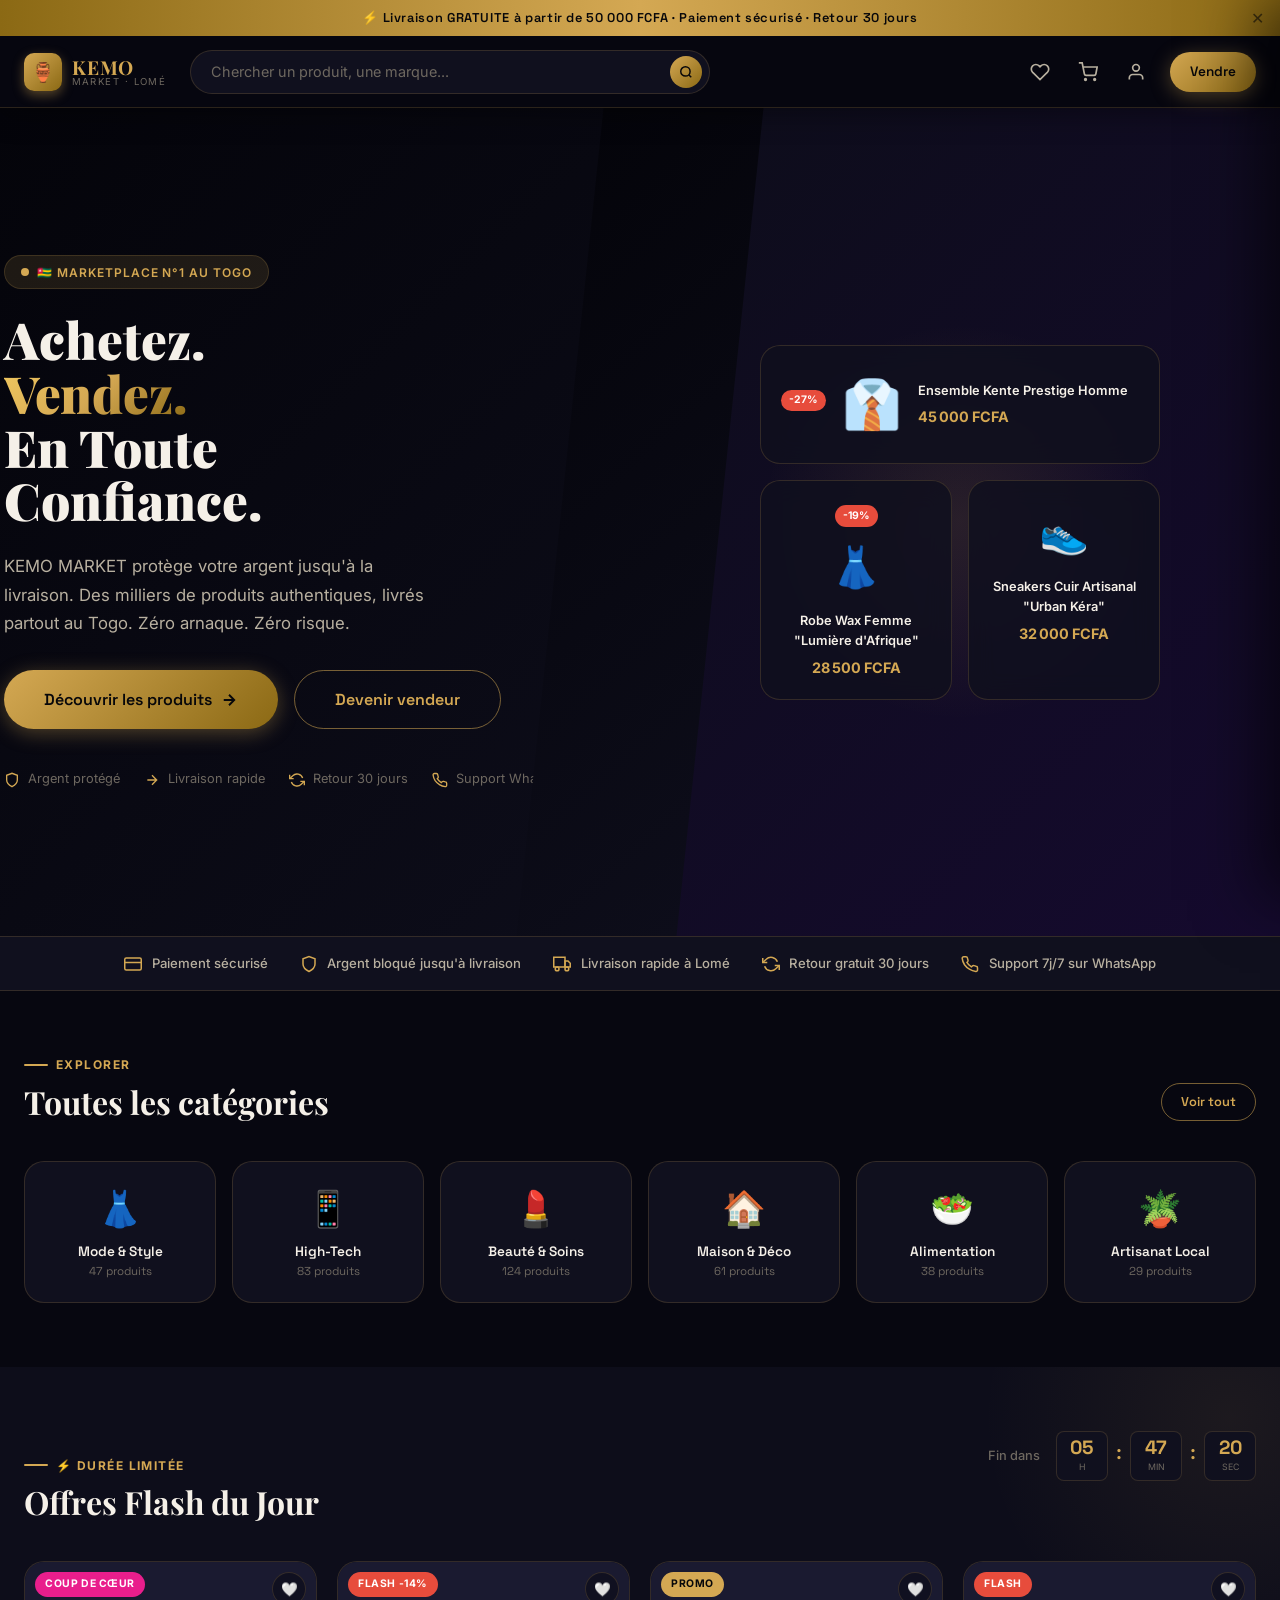
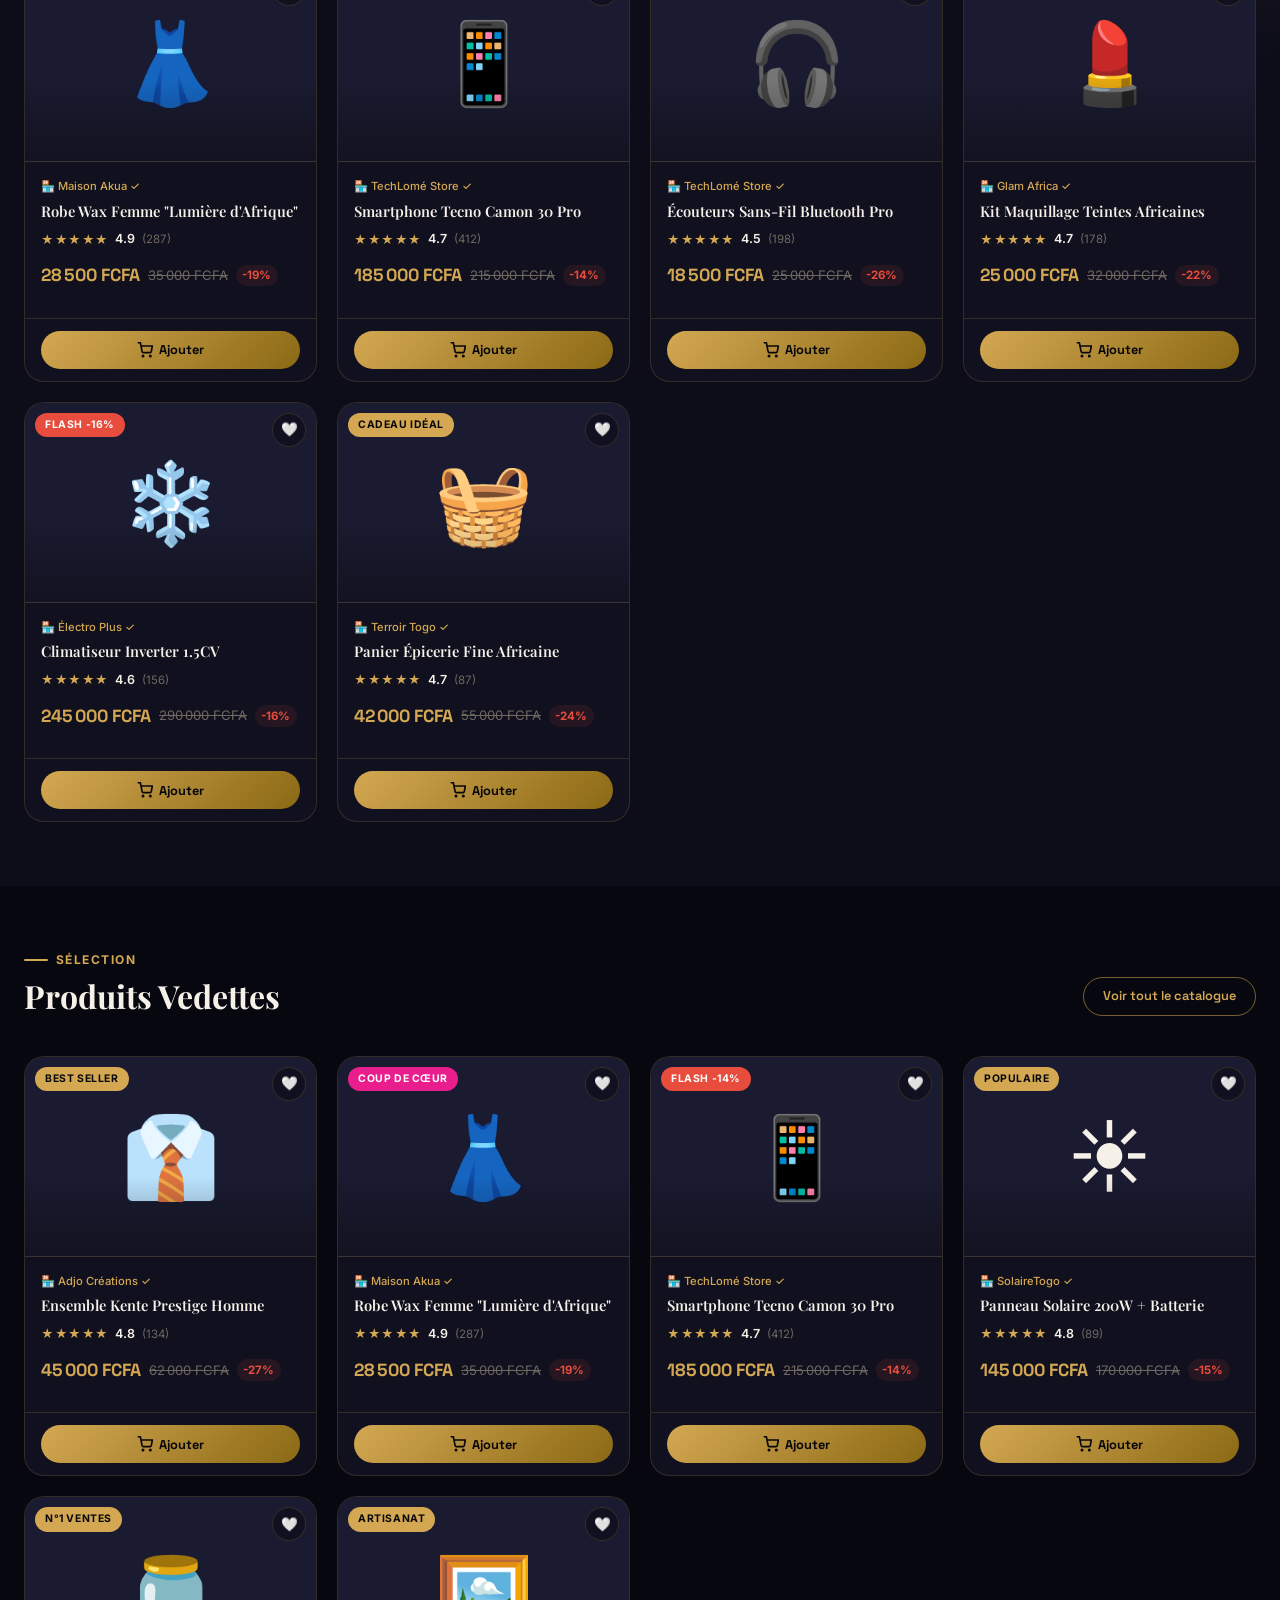
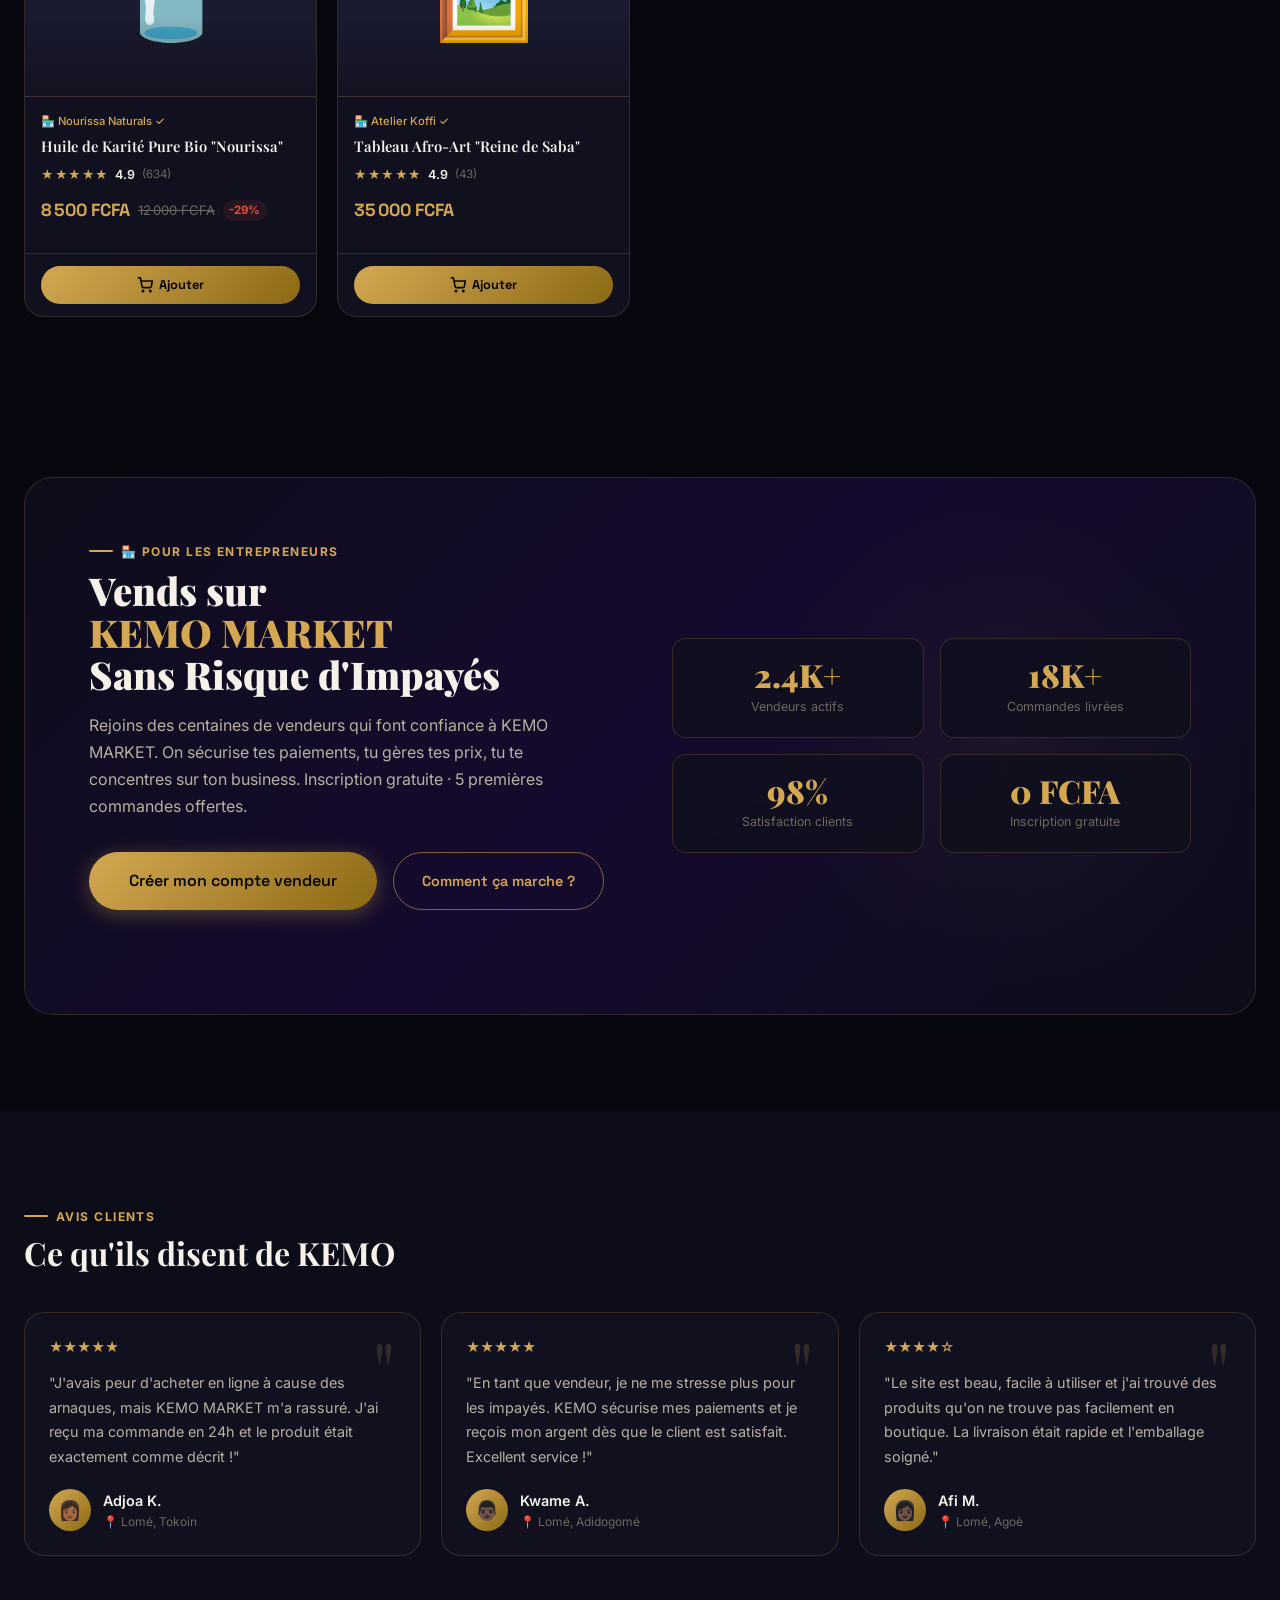
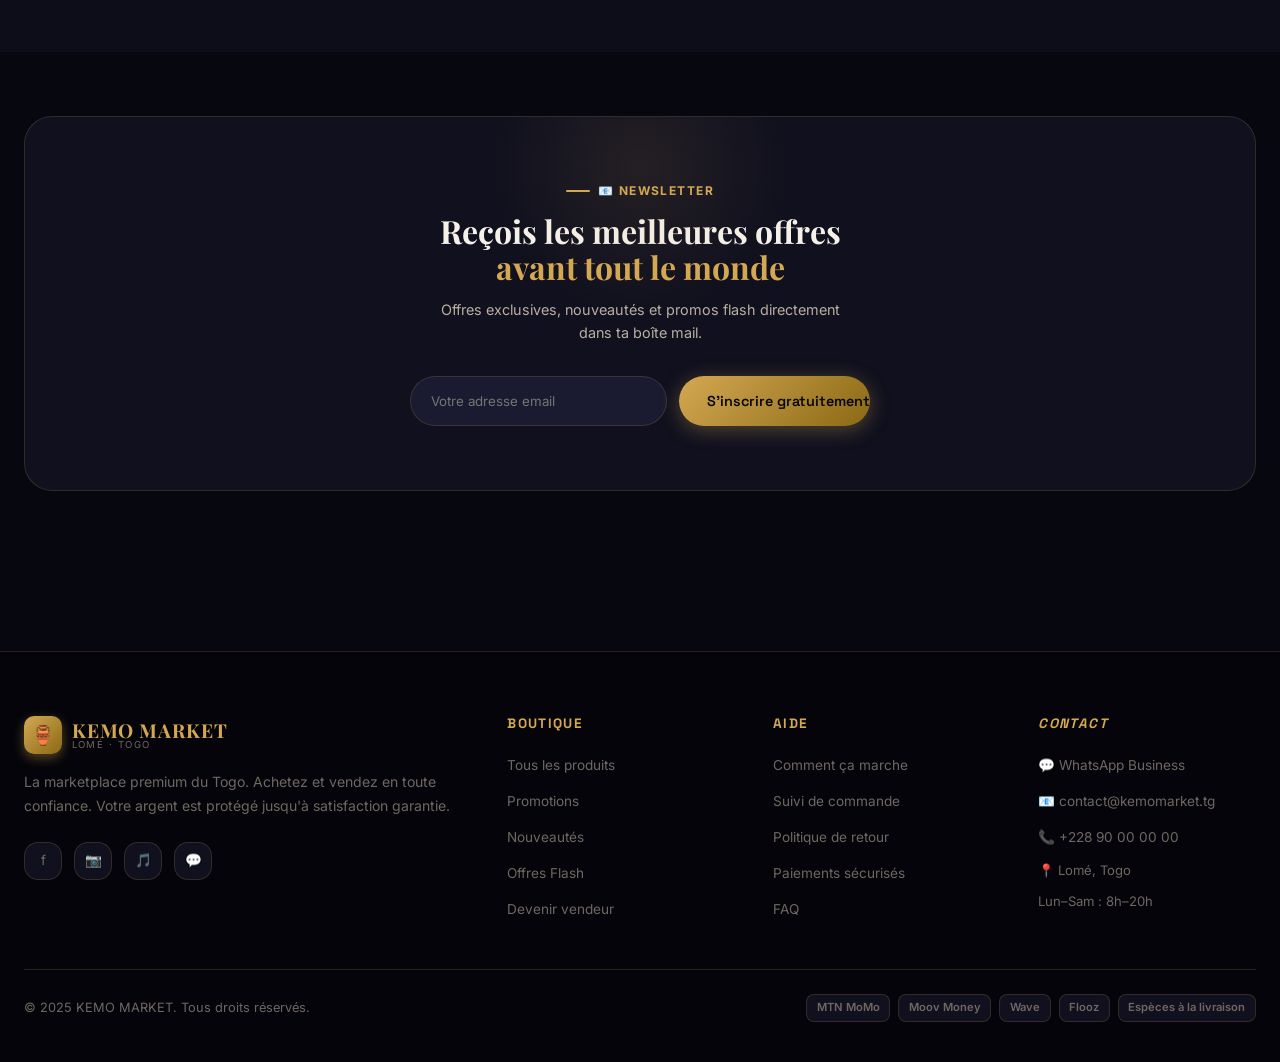
<file: index.html>
<!DOCTYPE html>
<html lang="fr">
<head>
  <meta charset="UTF-8">
  <meta name="viewport" content="width=device-width, initial-scale=1.0">
  <title>KEMO MARKET — Achetez & Vendez en Toute Confiance au Togo</title>
  <meta name="description" content="KEMO MARKET — La marketplace premium du Togo. Mode, High-Tech, Beauté, Maison. Paiement sécurisé, livraison rapide à Lomé et en régions.">
  <meta name="keywords" content="marketplace togo, acheter en ligne lomé, vente en ligne togo, kemo market, boutique togolaise">
  <meta property="og:title" content="KEMO MARKET — Marketplace Premium du Togo">
  <meta property="og:description" content="Achetez et vendez en toute confiance. Argent protégé jusqu'à livraison.">
  <meta property="og:type" content="website">
  <link rel="preconnect" href="https://fonts.googleapis.com">
  <link rel="preconnect" href="https://fonts.gstatic.com" crossorigin>
  <link rel="stylesheet" href="css/style.css">

  <!-- Structured Data -->
  <script type="application/ld+json">
  {"@context":"https://schema.org","@type":"WebSite","name":"KEMO MARKET","url":"https://kemomarket.tg","description":"Marketplace premium du Togo","potentialAction":{"@type":"SearchAction","target":"https://kemomarket.tg/catalogue.html?q={search_term_string}","query-input":"required name=search_term_string"}}
  </script>
</head>
<body>

<!-- ── TOPBAR ─────────────────────────────────────────────── -->
<div class="topbar" role="banner" aria-label="Promotion">
  <p class="topbar-text">
    ⚡ Livraison GRATUITE à partir de 50 000 FCFA · Paiement sécurisé · Retour 30 jours
  </p>
  <button class="topbar-close" aria-label="Fermer la bannière">✕</button>
</div>

<!-- ── NAVBAR ─────────────────────────────────────────────── -->
<header>
  <nav class="navbar" aria-label="Navigation principale">
    <div class="container navbar-inner">

      <!-- Logo -->
      <a href="index.html" class="nav-logo" aria-label="KEMO MARKET — Accueil">
        <div class="nav-logo-icon" aria-hidden="true">🏺</div>
        <div class="nav-logo-text">
          <span class="nav-logo-name">KEMO</span>
          <span class="nav-logo-sub">Market · Lomé</span>
        </div>
      </a>

      <!-- Search -->
      <div class="nav-search" role="search">
        <label for="nav-search-input" class="visually-hidden">Rechercher un produit</label>
        <input
          id="nav-search-input"
          type="search"
          placeholder="Chercher un produit, une marque..."
          autocomplete="off"
          aria-label="Rechercher"
        >
        <button class="nav-search-btn" aria-label="Lancer la recherche">
          <svg width="14" height="14" viewBox="0 0 24 24" fill="none" stroke="currentColor" stroke-width="2.5" aria-hidden="true">
            <circle cx="11" cy="11" r="8"/><path d="M21 21l-4.35-4.35"/>
          </svg>
        </button>
      </div>

      <!-- Actions -->
      <nav class="nav-actions" aria-label="Actions utilisateur">
        <!-- Mobile search -->
        <button class="nav-action-btn mobile-search-btn" aria-label="Rechercher" style="display:none">
          <svg width="20" height="20" viewBox="0 0 24 24" fill="none" stroke="currentColor" stroke-width="2" aria-hidden="true">
            <circle cx="11" cy="11" r="8"/><path d="M21 21l-4.35-4.35"/>
          </svg>
        </button>

        <!-- Wishlist -->
        <a href="#" class="nav-action-btn" aria-label="Ma liste de favoris">
          <svg width="20" height="20" viewBox="0 0 24 24" fill="none" stroke="currentColor" stroke-width="2" aria-hidden="true">
            <path d="M20.84 4.61a5.5 5.5 0 0 0-7.78 0L12 5.67l-1.06-1.06a5.5 5.5 0 0 0-7.78 7.78l1.06 1.06L12 21.23l7.78-7.78 1.06-1.06a5.5 5.5 0 0 0 0-7.78z"/>
          </svg>
        </a>

        <!-- Cart -->
        <button class="nav-action-btn cart-toggle-btn" aria-label="Mon panier" aria-haspopup="true">
          <svg width="20" height="20" viewBox="0 0 24 24" fill="none" stroke="currentColor" stroke-width="2" aria-hidden="true">
            <circle cx="9" cy="21" r="1"/><circle cx="20" cy="21" r="1"/>
            <path d="M1 1h4l2.68 13.39a2 2 0 0 0 2 1.61h9.72a2 2 0 0 0 2-1.61L23 6H6"/>
          </svg>
          <span class="cart-count" aria-live="polite">0</span>
        </button>

        <!-- Account -->
        <a href="#" class="nav-action-btn" aria-label="Mon compte">
          <svg width="20" height="20" viewBox="0 0 24 24" fill="none" stroke="currentColor" stroke-width="2" aria-hidden="true">
            <path d="M20 21v-2a4 4 0 0 0-4-4H8a4 4 0 0 0-4 4v2"/>
            <circle cx="12" cy="7" r="4"/>
          </svg>
        </a>

        <a href="vendeur.html" class="btn btn-gold btn-sm nav-cta">Vendre</a>
      </nav>
    </div>
  </nav>
</header>

<!-- ── CART DRAWER ─────────────────────────────────────────── -->
<div id="cart-overlay" aria-hidden="true"></div>
<aside id="cart-drawer" role="dialog" aria-label="Votre panier" aria-modal="true">
  <div class="cart-drawer-header">
    <h2 class="cart-drawer-title">🛒 Mon Panier</h2>
    <button class="cart-close-btn" id="cart-close-btn" aria-label="Fermer le panier">
      <svg width="18" height="18" viewBox="0 0 24 24" fill="none" stroke="currentColor" stroke-width="2"><path d="M18 6L6 18M6 6l12 12"/></svg>
    </button>
  </div>

  <div id="cart-empty" aria-label="Panier vide">
    <div class="empty-icon" aria-hidden="true">🛒</div>
    <p>Votre panier est vide</p>
    <a href="catalogue.html" class="btn btn-gold btn-sm">Découvrir les produits</a>
  </div>

  <div id="cart-drawer-items" role="list" aria-label="Articles dans le panier"></div>

  <div id="cart-footer">
    <div class="cart-total-row">
      <span class="cart-total-label">Total estimé</span>
      <span id="cart-total">0 FCFA</span>
    </div>
    <a href="checkout.html" class="btn btn-gold btn-full" style="margin-bottom:0.5rem">
      Finaliser ma commande →
    </a>
    <button onclick="KemoCart.closeCartDrawer()" class="btn btn-ghost btn-full btn-sm">
      Continuer les achats
    </button>
  </div>
</aside>

<!-- ── MAIN ────────────────────────────────────────────────── -->
<main id="main-content">

  <!-- ── HERO ─────────────────────────────────────────────── -->
  <section class="hero" aria-label="Accueil KEMO MARKET">
    <div class="hero-left">
      <div class="hero-badge animate-on-scroll">
        <span class="pulse-dot" aria-hidden="true"></span>
        🇹🇬 Marketplace N°1 au Togo
      </div>

      <h1 class="hero-title animate-on-scroll">
        Achetez.<br>
        <span class="highlight">Vendez.</span><br>
        En Toute<br>Confiance.
      </h1>

      <p class="hero-sub animate-on-scroll">
        KEMO MARKET protège votre argent jusqu'à la livraison.
        Des milliers de produits authentiques, livrés partout au Togo.
        Zéro arnaque. Zéro risque.
      </p>

      <div class="hero-ctas animate-on-scroll">
        <a href="catalogue.html" class="btn btn-gold btn-lg">
          Découvrir les produits
          <svg width="18" height="18" viewBox="0 0 24 24" fill="none" stroke="currentColor" stroke-width="2.5" aria-hidden="true"><path d="M5 12h14M12 5l7 7-7 7"/></svg>
        </a>
        <a href="vendeur.html" class="btn btn-outline btn-lg">Devenir vendeur</a>
      </div>

      <div class="hero-trust animate-on-scroll">
        <div class="trust-item">
          <svg width="16" height="16" viewBox="0 0 24 24" fill="none" stroke="currentColor" stroke-width="2" aria-hidden="true"><path d="M12 22s8-4 8-10V5l-8-3-8 3v7c0 6 8 10 8 10z"/></svg>
          Argent protégé
        </div>
        <div class="trust-item">
          <svg width="16" height="16" viewBox="0 0 24 24" fill="none" stroke="currentColor" stroke-width="2" aria-hidden="true"><path d="M5 12h14M12 5l7 7-7 7"/></svg>
          Livraison rapide
        </div>
        <div class="trust-item">
          <svg width="16" height="16" viewBox="0 0 24 24" fill="none" stroke="currentColor" stroke-width="2" aria-hidden="true"><path d="M1 4v6h6M23 20v-6h-6"/><path d="M20.49 9A9 9 0 0 0 5.64 5.64L1 10m22 4l-4.64 4.36A9 9 0 0 1 3.51 15"/></svg>
          Retour 30 jours
        </div>
        <div class="trust-item">
          <svg width="16" height="16" viewBox="0 0 24 24" fill="none" stroke="currentColor" stroke-width="2" aria-hidden="true"><path d="M22 16.92v3a2 2 0 0 1-2.18 2 19.79 19.79 0 0 1-8.63-3.07A19.5 19.5 0 0 1 4.69 13 19.79 19.79 0 0 1 1.61 4.4 2 2 0 0 1 3.6 2.27h3a2 2 0 0 1 2 1.72 12.84 12.84 0 0 0 .7 2.81 2 2 0 0 1-.45 2.11L7.91 9.91a16 16 0 0 0 6 6l1.27-1.27a2 2 0 0 1 2.11-.45 12.84 12.84 0 0 0 2.81.7A2 2 0 0 1 22 16.92z"/></svg>
          Support WhatsApp
        </div>
      </div>
    </div>

    <div class="hero-right" aria-hidden="true">
      <div class="hero-products-showcase" id="hero-showcase">
        <!-- Populated by JS -->
        <a href="catalogue.html" class="hero-product-card featured animate-on-scroll">
          <div class="hero-product-emoji">🛍️</div>
          <div>
            <p class="hero-product-name">Chargement...</p>
            <p class="hero-product-price">— FCFA</p>
          </div>
        </a>
      </div>
    </div>
  </section>

  <!-- ── TRUST BAR ─────────────────────────────────────────── -->
  <div class="trust-bar" aria-label="Nos garanties">
    <div class="container trust-bar-inner">
      <div class="trust-bar-item">
        <svg width="18" height="18" viewBox="0 0 24 24" fill="none" stroke="currentColor" stroke-width="2" aria-hidden="true"><rect x="1" y="4" width="22" height="16" rx="2" ry="2"/><line x1="1" y1="10" x2="23" y2="10"/></svg>
        Paiement sécurisé
      </div>
      <div class="trust-bar-item">
        <svg width="18" height="18" viewBox="0 0 24 24" fill="none" stroke="currentColor" stroke-width="2" aria-hidden="true"><path d="M12 22s8-4 8-10V5l-8-3-8 3v7c0 6 8 10 8 10z"/></svg>
        Argent bloqué jusqu'à livraison
      </div>
      <div class="trust-bar-item">
        <svg width="18" height="18" viewBox="0 0 24 24" fill="none" stroke="currentColor" stroke-width="2" aria-hidden="true"><rect x="1" y="3" width="15" height="13"/><polygon points="16 8 20 8 23 11 23 16 16 16 16 8"/><circle cx="5.5" cy="18.5" r="2.5"/><circle cx="18.5" cy="18.5" r="2.5"/></svg>
        Livraison rapide à Lomé
      </div>
      <div class="trust-bar-item">
        <svg width="18" height="18" viewBox="0 0 24 24" fill="none" stroke="currentColor" stroke-width="2" aria-hidden="true"><path d="M1 4v6h6M23 20v-6h-6"/><path d="M20.49 9A9 9 0 0 0 5.64 5.64L1 10m22 4l-4.64 4.36A9 9 0 0 1 3.51 15"/></svg>
        Retour gratuit 30 jours
      </div>
      <div class="trust-bar-item">
        <svg width="18" height="18" viewBox="0 0 24 24" fill="none" stroke="currentColor" stroke-width="2" aria-hidden="true"><path d="M22 16.92v3a2 2 0 0 1-2.18 2 19.79 19.79 0 0 1-8.63-3.07A19.5 19.5 0 0 1 4.69 13 19.79 19.79 0 0 1 1.61 4.4 2 2 0 0 1 3.6 2.27h3a2 2 0 0 1 2 1.72 12.84 12.84 0 0 0 .7 2.81 2 2 0 0 1-.45 2.11L7.91 9.91a16 16 0 0 0 6 6l1.27-1.27a2 2 0 0 1 2.11-.45 12.84 12.84 0 0 0 2.81.7A2 2 0 0 1 22 16.92z"/></svg>
        Support 7j/7 sur WhatsApp
      </div>
    </div>
  </div>

  <!-- ── CATEGORIES ─────────────────────────────────────────── -->
  <section class="categories-section" aria-labelledby="categories-title">
    <div class="container">
      <div class="section-header">
        <div>
          <p class="section-eyebrow">Explorer</p>
          <h2 class="section-title" id="categories-title">Toutes les catégories</h2>
        </div>
        <a href="catalogue.html" class="btn btn-outline btn-sm">Voir tout</a>
      </div>

      <div class="categories-grid">
        <button class="category-card animate-on-scroll" data-category="mode" aria-label="Catégorie Mode & Style">
          <span class="category-icon" aria-hidden="true">👗</span>
          <p class="category-name">Mode & Style</p>
          <p class="category-count">47 produits</p>
        </button>
        <button class="category-card animate-on-scroll" data-category="electronique" aria-label="Catégorie High-Tech">
          <span class="category-icon" aria-hidden="true">📱</span>
          <p class="category-name">High-Tech</p>
          <p class="category-count">83 produits</p>
        </button>
        <button class="category-card animate-on-scroll" data-category="beaute" aria-label="Catégorie Beauté">
          <span class="category-icon" aria-hidden="true">💄</span>
          <p class="category-name">Beauté & Soins</p>
          <p class="category-count">124 produits</p>
        </button>
        <button class="category-card animate-on-scroll" data-category="maison" aria-label="Catégorie Maison">
          <span class="category-icon" aria-hidden="true">🏠</span>
          <p class="category-name">Maison & Déco</p>
          <p class="category-count">61 produits</p>
        </button>
        <button class="category-card animate-on-scroll" data-category="alimentation" aria-label="Catégorie Alimentation">
          <span class="category-icon" aria-hidden="true">🥗</span>
          <p class="category-name">Alimentation</p>
          <p class="category-count">38 produits</p>
        </button>
        <button class="category-card animate-on-scroll" data-category="artisanat" aria-label="Catégorie Artisanat">
          <span class="category-icon" aria-hidden="true">🪴</span>
          <p class="category-name">Artisanat Local</p>
          <p class="category-count">29 produits</p>
        </button>
      </div>
    </div>
  </section>

  <!-- ── FLASH DEALS ─────────────────────────────────────────── -->
  <section class="flash-section" aria-labelledby="flash-title">
    <div class="container">
      <div class="section-header">
        <div>
          <p class="section-eyebrow">⚡ Durée limitée</p>
          <h2 class="section-title" id="flash-title">Offres Flash du Jour</h2>
        </div>
        <div class="flash-timer" aria-label="Temps restant pour les offres flash">
          <span class="flash-timer-label">Fin dans</span>
          <div class="timer-block">
            <span class="timer-number" id="timer-h" aria-label="heures">05</span>
            <span class="timer-label">h</span>
          </div>
          <span class="timer-sep" aria-hidden="true">:</span>
          <div class="timer-block">
            <span class="timer-number" id="timer-m" aria-label="minutes">47</span>
            <span class="timer-label">min</span>
          </div>
          <span class="timer-sep" aria-hidden="true">:</span>
          <div class="timer-block">
            <span class="timer-number" id="timer-s" aria-label="secondes">23</span>
            <span class="timer-label">sec</span>
          </div>
        </div>
      </div>

      <div class="products-grid" id="flash-products">
        <!-- JS populated -->
      </div>
    </div>
  </section>

  <!-- ── FEATURED PRODUCTS ────────────────────────────────────── -->
  <section class="section" aria-labelledby="featured-title">
    <div class="container">
      <div class="section-header">
        <div>
          <p class="section-eyebrow">Sélection</p>
          <h2 class="section-title" id="featured-title">Produits Vedettes</h2>
        </div>
        <a href="catalogue.html" class="btn btn-outline btn-sm">Voir tout le catalogue</a>
      </div>

      <div class="products-grid" id="featured-products">
        <!-- JS populated -->
      </div>
    </div>
  </section>

  <!-- ── SELLER TEASER ─────────────────────────────────────────── -->
  <section class="seller-teaser" aria-labelledby="seller-title">
    <div class="container">
      <div class="seller-teaser-inner">
        <div>
          <p class="section-eyebrow animate-on-scroll">🏪 Pour les entrepreneurs</p>
          <h2 class="seller-teaser-title animate-on-scroll" id="seller-title">
            Vends sur<br>
            <span style="color:var(--gold)">KEMO MARKET</span><br>
            Sans Risque d'Impayés
          </h2>
          <p class="seller-teaser-text animate-on-scroll">
            Rejoins des centaines de vendeurs qui font confiance à KEMO MARKET.
            On sécurise tes paiements, tu gères tes prix, tu te concentres sur ton business.
            Inscription gratuite · 5 premières commandes offertes.
          </p>
          <div class="hero-ctas animate-on-scroll">
            <a href="vendeur.html" class="btn btn-gold btn-lg">Créer mon compte vendeur</a>
            <a href="vendeur.html#how-it-works" class="btn btn-outline">Comment ça marche ?</a>
          </div>
        </div>

        <div class="seller-stats animate-on-scroll">
          <div class="seller-stat">
            <p class="seller-stat-number">2.4K+</p>
            <p class="seller-stat-label">Vendeurs actifs</p>
          </div>
          <div class="seller-stat">
            <p class="seller-stat-number">18K+</p>
            <p class="seller-stat-label">Commandes livrées</p>
          </div>
          <div class="seller-stat">
            <p class="seller-stat-number">98%</p>
            <p class="seller-stat-label">Satisfaction clients</p>
          </div>
          <div class="seller-stat">
            <p class="seller-stat-number">0 FCFA</p>
            <p class="seller-stat-label">Inscription gratuite</p>
          </div>
        </div>
      </div>
    </div>
  </section>

  <!-- ── TESTIMONIALS ─────────────────────────────────────────── -->
  <section class="testimonials-section section-alt" aria-labelledby="testimonials-title">
    <div class="container">
      <div class="section-header">
        <div>
          <p class="section-eyebrow">Avis clients</p>
          <h2 class="section-title" id="testimonials-title">Ce qu'ils disent de KEMO</h2>
        </div>
      </div>

      <div class="testimonials-grid">
        <article class="testimonial-card animate-on-scroll">
          <div class="testimonial-stars" aria-label="5 étoiles sur 5">★★★★★</div>
          <blockquote class="testimonial-text">
            "J'avais peur d'acheter en ligne à cause des arnaques, mais KEMO MARKET m'a rassuré. J'ai reçu ma commande en 24h et le produit était exactement comme décrit !"
          </blockquote>
          <div class="testimonial-author">
            <div class="testimonial-avatar" aria-hidden="true">👩🏾</div>
            <div>
              <p class="testimonial-name">Adjoa K.</p>
              <p class="testimonial-location">📍 Lomé, Tokoin</p>
            </div>
          </div>
        </article>

        <article class="testimonial-card animate-on-scroll">
          <div class="testimonial-stars" aria-label="5 étoiles sur 5">★★★★★</div>
          <blockquote class="testimonial-text">
            "En tant que vendeur, je ne me stresse plus pour les impayés. KEMO sécurise mes paiements et je reçois mon argent dès que le client est satisfait. Excellent service !"
          </blockquote>
          <div class="testimonial-author">
            <div class="testimonial-avatar" aria-hidden="true">👨🏿</div>
            <div>
              <p class="testimonial-name">Kwame A.</p>
              <p class="testimonial-location">📍 Lomé, Adidogomé</p>
            </div>
          </div>
        </article>

        <article class="testimonial-card animate-on-scroll">
          <div class="testimonial-stars" aria-label="4 étoiles sur 5">★★★★☆</div>
          <blockquote class="testimonial-text">
            "Le site est beau, facile à utiliser et j'ai trouvé des produits qu'on ne trouve pas facilement en boutique. La livraison était rapide et l'emballage soigné."
          </blockquote>
          <div class="testimonial-author">
            <div class="testimonial-avatar" aria-hidden="true">👩🏿</div>
            <div>
              <p class="testimonial-name">Afi M.</p>
              <p class="testimonial-location">📍 Lomé, Agoè</p>
            </div>
          </div>
        </article>
      </div>
    </div>
  </section>

  <!-- ── NEWSLETTER ─────────────────────────────────────────────── -->
  <section class="section" aria-labelledby="newsletter-title">
    <div class="container">
      <div style="background:var(--bg-card);border:1px solid var(--gold-border);border-radius:var(--radius-xl);padding:var(--gap-xl);text-align:center;position:relative;overflow:hidden" class="animate-on-scroll">
        <div style="position:absolute;top:-100px;left:50%;transform:translateX(-50%);width:300px;height:300px;background:radial-gradient(circle,rgba(212,168,83,0.1) 0%,transparent 70%);pointer-events:none" aria-hidden="true"></div>
        <p class="section-eyebrow" style="justify-content:center;margin-bottom:0.75rem">📧 Newsletter</p>
        <h2 style="font-size:clamp(1.5rem,2.5vw,2rem);margin-bottom:0.75rem;color:var(--text-primary)" id="newsletter-title">
          Reçois les meilleures offres<br>
          <span style="color:var(--gold)">avant tout le monde</span>
        </h2>
        <p style="color:var(--text-secondary);font-size:0.9rem;margin-bottom:2rem;max-width:420px;margin-left:auto;margin-right:auto">
          Offres exclusives, nouveautés et promos flash directement dans ta boîte mail.
        </p>
        <form style="display:flex;gap:0.75rem;max-width:460px;margin:0 auto" onsubmit="handleNewsletter(event)" role="form" aria-label="Inscription newsletter">
          <label for="newsletter-email" class="visually-hidden">Votre adresse email</label>
          <input
            id="newsletter-email"
            type="email"
            placeholder="Votre adresse email"
            required
            style="flex:1;height:50px;background:var(--bg-surface);border:1.5px solid var(--gold-border);border-radius:var(--radius-full);padding:0 1.25rem;color:var(--text-primary);font-family:var(--font-body);outline:none;transition:var(--transition)"
            aria-required="true"
          >
          <button type="submit" class="btn btn-gold" style="height:50px;white-space:nowrap">
            S'inscrire gratuitement
          </button>
        </form>
      </div>
    </div>
  </section>

</main>

<!-- ── FOOTER ─────────────────────────────────────────────── -->
<footer class="footer" role="contentinfo">
  <div class="container">
    <div class="footer-grid">
      <!-- Brand -->
      <div class="footer-brand">
        <a href="index.html" class="footer-logo" aria-label="KEMO MARKET">
          <div class="nav-logo-icon" aria-hidden="true">🏺</div>
          <div class="nav-logo-text">
            <span class="nav-logo-name">KEMO MARKET</span>
            <span class="nav-logo-sub">Lomé · Togo</span>
          </div>
        </a>
        <p class="footer-desc">
          La marketplace premium du Togo. Achetez et vendez en toute confiance.
          Votre argent est protégé jusqu'à satisfaction garantie.
        </p>
        <nav class="footer-socials" aria-label="Réseaux sociaux">
          <a href="#" class="footer-social" aria-label="Facebook">f</a>
          <a href="#" class="footer-social" aria-label="Instagram">📷</a>
          <a href="#" class="footer-social" aria-label="TikTok">🎵</a>
          <a href="#" class="footer-social" aria-label="WhatsApp">💬</a>
        </nav>
      </div>

      <!-- Liens -->
      <nav aria-label="Boutique">
        <h3 class="footer-col-title">Boutique</h3>
        <ul class="footer-links">
          <li><a href="catalogue.html">Tous les produits</a></li>
          <li><a href="catalogue.html?promo=true">Promotions</a></li>
          <li><a href="catalogue.html?new=true">Nouveautés</a></li>
          <li><a href="catalogue.html?flash=true">Offres Flash</a></li>
          <li><a href="vendeur.html">Devenir vendeur</a></li>
        </ul>
      </nav>

      <!-- Aide -->
      <nav aria-label="Aide">
        <h3 class="footer-col-title">Aide</h3>
        <ul class="footer-links">
          <li><a href="#">Comment ça marche</a></li>
          <li><a href="#">Suivi de commande</a></li>
          <li><a href="#">Politique de retour</a></li>
          <li><a href="#">Paiements sécurisés</a></li>
          <li><a href="#">FAQ</a></li>
        </ul>
      </nav>

      <!-- Contact -->
      <address>
        <h3 class="footer-col-title">Contact</h3>
        <ul class="footer-links" style="font-style:normal">
          <li><a href="https://wa.me/22890000000" aria-label="WhatsApp">💬 WhatsApp Business</a></li>
          <li><a href="mailto:contact@kemomarket.tg">📧 contact@kemomarket.tg</a></li>
          <li><a href="tel:+22890000000">📞 +228 90 00 00 00</a></li>
          <li style="color:var(--text-muted);font-size:0.82rem">📍 Lomé, Togo</li>
          <li style="color:var(--text-muted);font-size:0.82rem">Lun–Sam : 8h–20h</li>
        </ul>
      </address>
    </div>

    <div class="footer-bottom">
      <p class="footer-copy">© 2025 KEMO MARKET. Tous droits réservés.</p>
      <div class="footer-payments" aria-label="Moyens de paiement acceptés">
        <span class="payment-badge">MTN MoMo</span>
        <span class="payment-badge">Moov Money</span>
        <span class="payment-badge">Wave</span>
        <span class="payment-badge">Flooz</span>
        <span class="payment-badge">Espèces à la livraison</span>
      </div>
    </div>
  </div>
</footer>

<!-- ── BACK TO TOP ────────────────────────────────────────── -->
<button
  id="back-to-top"
  aria-label="Retour en haut de la page"
  style="position:fixed;bottom:2rem;right:2rem;width:48px;height:48px;background:linear-gradient(135deg,var(--gold),var(--gold-dark));border:none;border-radius:50%;color:#07070a;font-size:1.2rem;cursor:pointer;display:flex;align-items:center;justify-content:center;box-shadow:0 4px 20px rgba(212,168,83,0.4);opacity:0;pointer-events:none;transition:all 0.3s ease;z-index:500"
>↑</button>

<!-- ── VISUALLY HIDDEN ─────────────────────────────────────── -->
<style>.visually-hidden{position:absolute;width:1px;height:1px;padding:0;margin:-1px;overflow:hidden;clip:rect(0,0,0,0);white-space:nowrap;border:0}#back-to-top.visible{opacity:1;pointer-events:all}</style>

<script src="js/products-data.js"></script>
<script src="js/cart.js"></script>
<script src="js/main.js"></script>
<script>
function handleNewsletter(e) {
  e.preventDefault();
  const email = document.getElementById('newsletter-email').value;
  const btn = e.target.querySelector('button[type="submit"]');
  btn.textContent = '✓ Inscrit !';
  btn.style.background = 'var(--success)';
  setTimeout(() => {
    btn.textContent = "S'inscrire gratuitement";
    btn.style.background = '';
    e.target.reset();
  }, 3000);
}
</script>
</body>
</html>
</file>
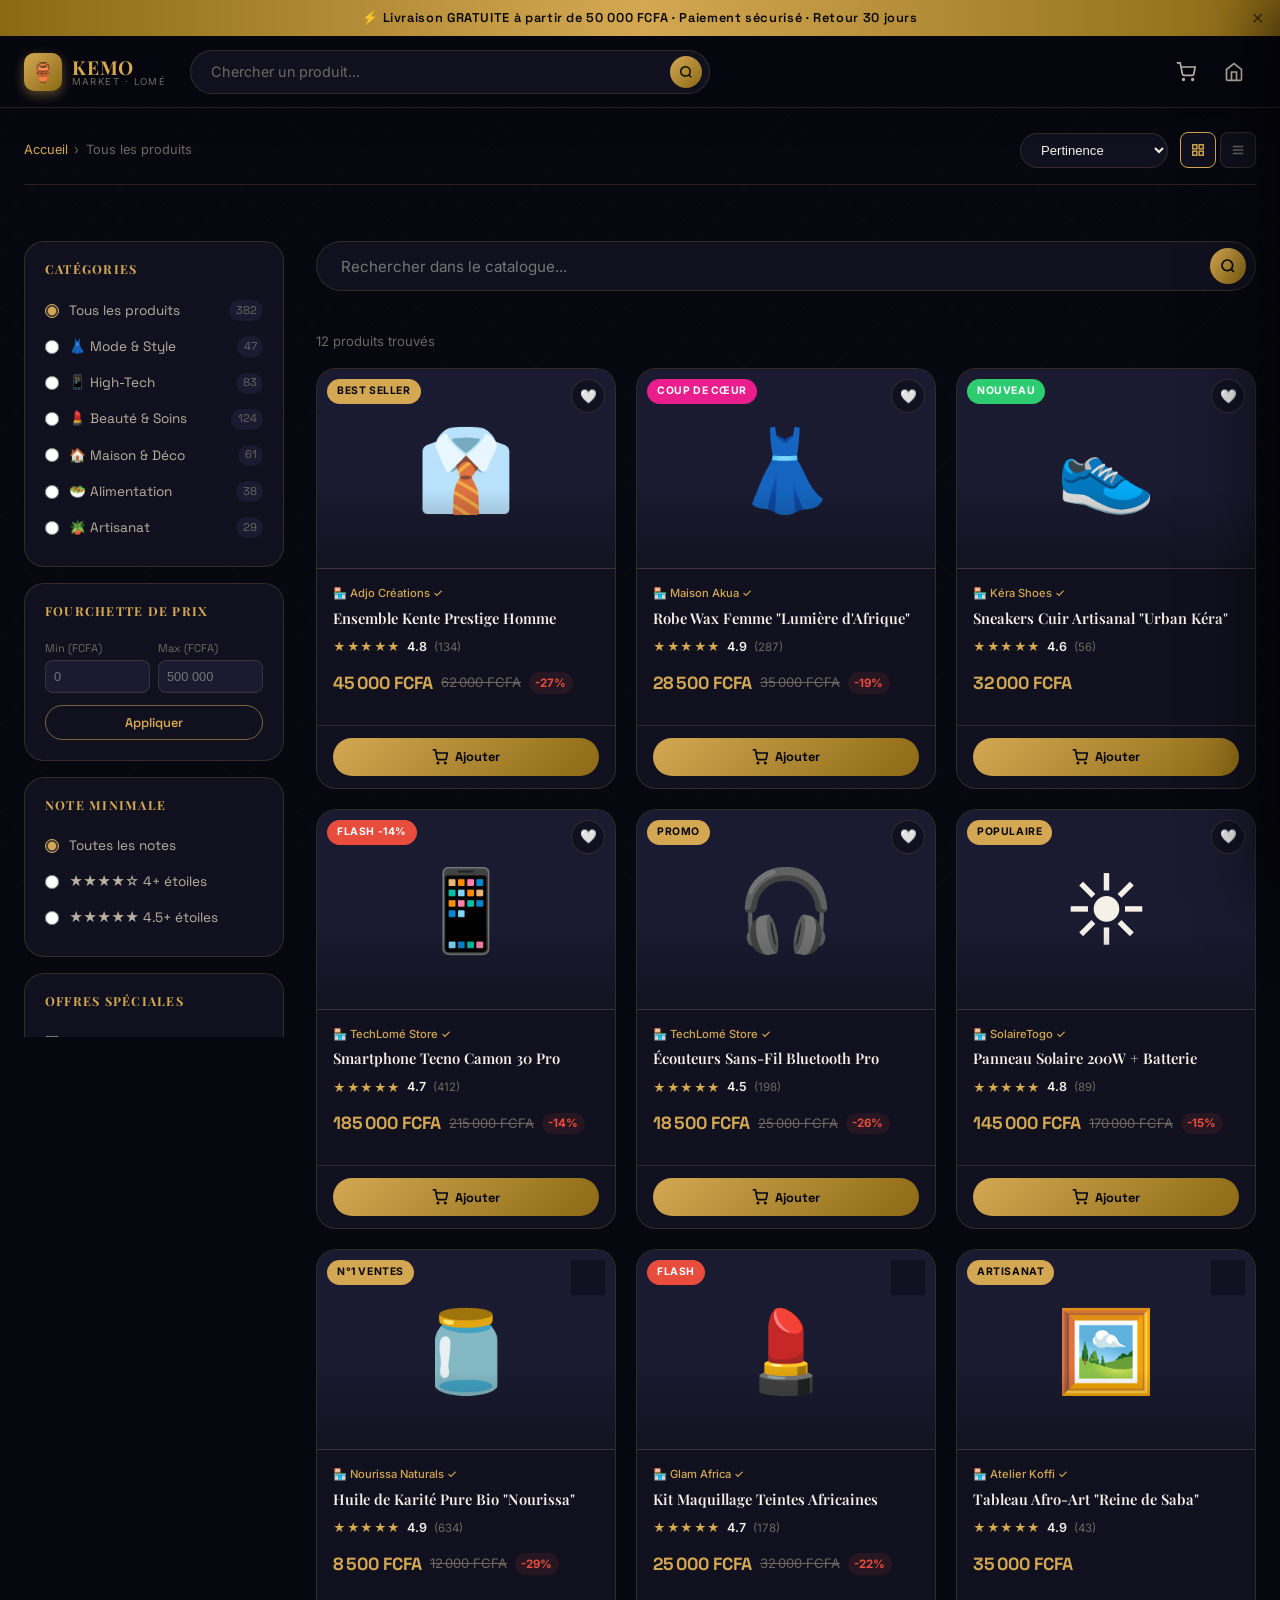
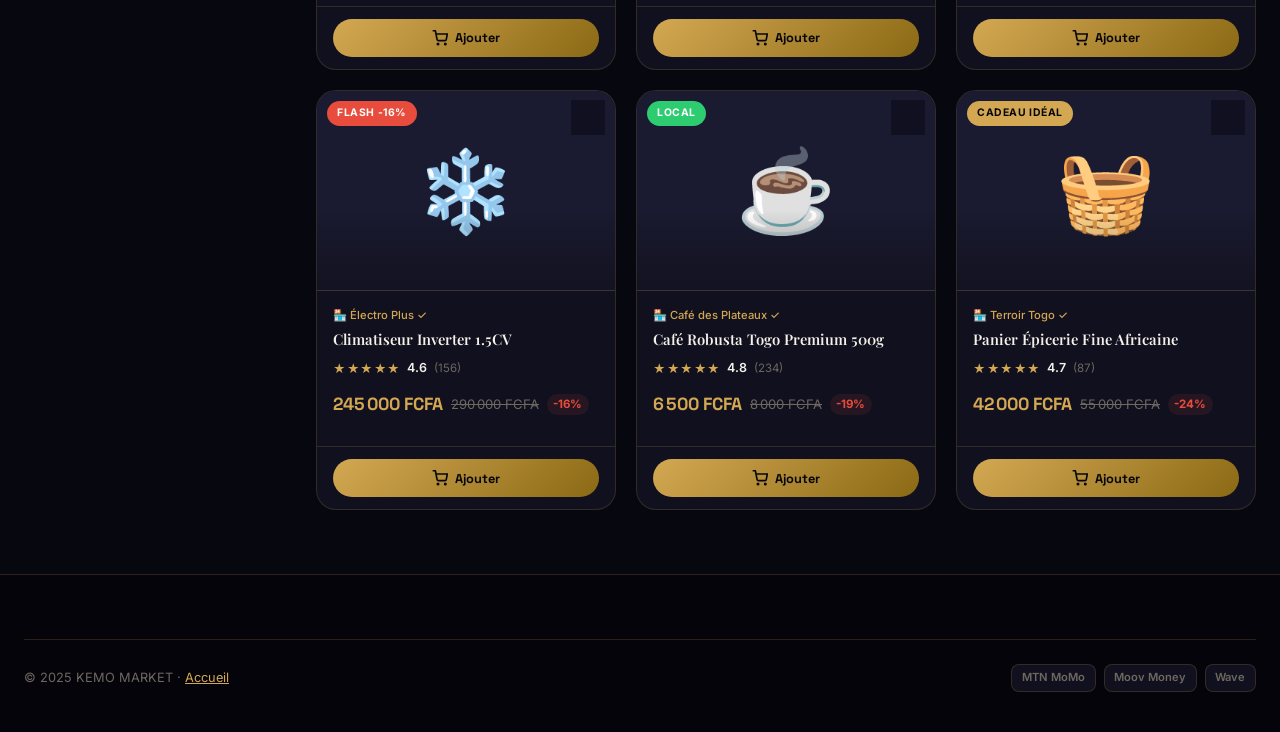
<file: catalogue.html>
<!DOCTYPE html>
<html lang="fr">
<head>
  <meta charset="UTF-8">
  <meta name="viewport" content="width=device-width, initial-scale=1.0">
  <title>Catalogue — KEMO MARKET</title>
  <meta name="description" content="Découvrez tous les produits disponibles sur KEMO MARKET. Mode, High-Tech, Beauté, Maison, Alimentation. Livraison à Lomé et partout au Togo.">
  <link rel="preconnect" href="https://fonts.googleapis.com">
  <link rel="stylesheet" href="css/style.css">
  <style>
    /* ── PAGE CATALOGUE ───────────────────────────────────── */
    .catalogue-layout {
      display: grid;
      grid-template-columns: var(--sidebar-width) 1fr;
      gap: 2rem;
      padding: 2rem 0 4rem;
    }

    /* Sidebar */
    .sidebar {
      position: sticky;
      top: calc(var(--nav-height) + 1rem);
      height: fit-content;
      max-height: calc(100vh - var(--nav-height) - 2rem);
      overflow-y: auto;
    }

    .sidebar-section {
      background: var(--bg-card);
      border: 1px solid var(--gold-border);
      border-radius: var(--radius-lg);
      padding: 1.25rem;
      margin-bottom: 1rem;
    }

    .sidebar-title {
      font-size: 0.78rem;
      font-weight: 700;
      color: var(--gold);
      text-transform: uppercase;
      letter-spacing: 0.1em;
      margin-bottom: 1rem;
    }

    .filter-option {
      display: flex;
      align-items: center;
      gap: 0.6rem;
      padding: 0.45rem 0;
      cursor: pointer;
      transition: var(--transition-fast);
    }

    .filter-option input[type="radio"],
    .filter-option input[type="checkbox"] {
      accent-color: var(--gold);
      width: 16px;
      height: 16px;
      cursor: pointer;
    }

    .filter-option label {
      font-size: 0.85rem;
      color: var(--text-secondary);
      cursor: pointer;
      display: flex;
      align-items: center;
      justify-content: space-between;
      width: 100%;
    }

    .filter-option:hover label { color: var(--text-primary); }
    .filter-count {
      font-size: 0.7rem;
      color: var(--text-muted);
      background: var(--bg-surface);
      padding: 0.1rem 0.4rem;
      border-radius: var(--radius-full);
    }

    /* Price Range */
    .price-range-inputs {
      display: grid;
      grid-template-columns: 1fr 1fr;
      gap: 0.5rem;
      margin-top: 0.75rem;
    }

    .price-input {
      background: var(--bg-surface);
      border: 1px solid var(--gold-border);
      border-radius: var(--radius-sm);
      padding: 0.5rem;
      color: var(--text-primary);
      font-size: 0.8rem;
      width: 100%;
      outline: none;
    }
    .price-input:focus { border-color: var(--gold-border-active); }

    /* Catalogue Header */
    .catalogue-header {
      display: flex;
      align-items: center;
      justify-content: space-between;
      gap: 1rem;
      padding: 1.5rem 0 1rem;
      border-bottom: 1px solid var(--gold-border);
      margin-bottom: 1.5rem;
      flex-wrap: wrap;
    }

    .catalogue-breadcrumb {
      display: flex;
      align-items: center;
      gap: 0.4rem;
      font-size: 0.8rem;
      color: var(--text-muted);
    }

    .catalogue-breadcrumb a { color: var(--gold); text-decoration: none; }
    .catalogue-breadcrumb a:hover { text-decoration: underline; }

    .catalogue-count { font-weight: 600; color: var(--text-primary); }

    .catalogue-controls { display: flex; gap: 0.75rem; align-items: center; }

    .sort-select {
      background: var(--bg-card);
      border: 1px solid var(--gold-border);
      border-radius: var(--radius-full);
      padding: 0.5rem 1rem;
      color: var(--text-primary);
      font-size: 0.82rem;
      outline: none;
      cursor: pointer;
    }

    .view-toggle { display: flex; gap: 0.25rem; }
    .view-btn {
      width: 36px; height: 36px;
      background: var(--bg-card);
      border: 1px solid var(--gold-border);
      border-radius: var(--radius-sm);
      color: var(--text-muted);
      cursor: pointer;
      display: flex;
      align-items: center;
      justify-content: center;
      transition: var(--transition-fast);
    }
    .view-btn.active, .view-btn:hover { border-color: var(--gold); color: var(--gold); }

    /* Active Filters */
    .active-filters {
      display: flex;
      align-items: center;
      gap: 0.5rem;
      flex-wrap: wrap;
      margin-bottom: 1rem;
    }

    .filter-tag {
      display: flex;
      align-items: center;
      gap: 0.35rem;
      background: var(--gold-glow);
      border: 1px solid var(--gold-border);
      border-radius: var(--radius-full);
      padding: 0.25rem 0.75rem;
      font-size: 0.75rem;
      color: var(--gold);
      font-weight: 500;
    }

    .filter-tag-remove {
      background: none;
      border: none;
      color: var(--gold);
      cursor: pointer;
      font-size: 0.8rem;
      line-height: 1;
      padding: 0;
    }

    /* Mobile Filter Button */
    .mobile-filter-btn {
      display: none;
      align-items: center;
      gap: 0.5rem;
      background: var(--bg-card);
      border: 1px solid var(--gold-border);
      border-radius: var(--radius-full);
      padding: 0.5rem 1rem;
      color: var(--text-primary);
      font-size: 0.85rem;
      font-family: var(--font-ui);
      cursor: pointer;
    }

    /* Search bar on catalogue page */
    .catalogue-search {
      margin-bottom: 1.5rem;
      position: relative;
    }

    .catalogue-search input {
      width: 100%;
      height: 50px;
      background: var(--bg-card);
      border: 1.5px solid var(--gold-border);
      border-radius: var(--radius-full);
      padding: 0 3.5rem 0 1.5rem;
      color: var(--text-primary);
      font-family: var(--font-body);
      font-size: 0.95rem;
      outline: none;
      transition: var(--transition);
    }

    .catalogue-search input:focus {
      border-color: var(--gold-border-active);
      box-shadow: 0 0 0 3px var(--gold-glow);
    }

    .catalogue-search-btn {
      position: absolute;
      right: 10px;
      top: 50%;
      transform: translateY(-50%);
      width: 36px; height: 36px;
      background: linear-gradient(135deg, var(--gold), var(--gold-dark));
      border: none;
      border-radius: var(--radius-full);
      color: #07070a;
      cursor: pointer;
      display: flex;
      align-items: center;
      justify-content: center;
    }

    /* No results */
    .no-results {
      grid-column: 1/-1;
      text-align: center;
      padding: 4rem 2rem;
      color: var(--text-muted);
    }
    .no-results .no-results-icon { font-size: 4rem; margin-bottom: 1rem; }

    @media (max-width: 900px) {
      .catalogue-layout { grid-template-columns: 1fr; }
      .sidebar { display: none; position: static; height: auto; max-height: none; }
      .sidebar.mobile-open { display: block; }
      .mobile-filter-btn { display: flex; }
    }
  </style>
</head>
<body>

<!-- TOPBAR -->
<div class="topbar">
  <p class="topbar-text">⚡ Livraison GRATUITE à partir de 50 000 FCFA · Paiement sécurisé · Retour 30 jours</p>
  <button class="topbar-close" aria-label="Fermer">✕</button>
</div>

<!-- NAVBAR -->
<header>
  <nav class="navbar" aria-label="Navigation principale">
    <div class="container navbar-inner">
      <a href="index.html" class="nav-logo">
        <div class="nav-logo-icon" aria-hidden="true">🏺</div>
        <div class="nav-logo-text">
          <span class="nav-logo-name">KEMO</span>
          <span class="nav-logo-sub">Market · Lomé</span>
        </div>
      </a>

      <div class="nav-search" role="search">
        <label for="nav-search-input" class="visually-hidden">Rechercher</label>
        <input id="nav-search-input" type="search" placeholder="Chercher un produit..." autocomplete="off">
        <button class="nav-search-btn" aria-label="Rechercher">
          <svg width="14" height="14" viewBox="0 0 24 24" fill="none" stroke="currentColor" stroke-width="2.5"><circle cx="11" cy="11" r="8"/><path d="M21 21l-4.35-4.35"/></svg>
        </button>
      </div>

      <nav class="nav-actions">
        <button class="nav-action-btn cart-toggle-btn" aria-label="Panier">
          <svg width="20" height="20" viewBox="0 0 24 24" fill="none" stroke="currentColor" stroke-width="2"><circle cx="9" cy="21" r="1"/><circle cx="20" cy="21" r="1"/><path d="M1 1h4l2.68 13.39a2 2 0 0 0 2 1.61h9.72a2 2 0 0 0 2-1.61L23 6H6"/></svg>
          <span class="cart-count" aria-live="polite">0</span>
        </button>
        <a href="index.html" class="nav-action-btn" aria-label="Retour à l'accueil">
          <svg width="20" height="20" viewBox="0 0 24 24" fill="none" stroke="currentColor" stroke-width="2"><path d="M3 9l9-7 9 7v11a2 2 0 0 1-2 2H5a2 2 0 0 1-2-2z"/><polyline points="9 22 9 12 15 12 15 22"/></svg>
        </a>
      </nav>
    </div>
  </nav>
</header>

<!-- CART -->
<div id="cart-overlay"></div>
<aside id="cart-drawer" role="dialog" aria-label="Panier" aria-modal="true">
  <div class="cart-drawer-header">
    <h2 class="cart-drawer-title">🛒 Mon Panier</h2>
    <button class="cart-close-btn" id="cart-close-btn" aria-label="Fermer">
      <svg width="18" height="18" viewBox="0 0 24 24" fill="none" stroke="currentColor" stroke-width="2"><path d="M18 6L6 18M6 6l12 12"/></svg>
    </button>
  </div>
  <div id="cart-empty"><div class="empty-icon">🛒</div><p>Panier vide</p><a href="catalogue.html" class="btn btn-gold btn-sm">Découvrir</a></div>
  <div id="cart-drawer-items"></div>
  <div id="cart-footer">
    <div class="cart-total-row"><span class="cart-total-label">Total</span><span id="cart-total">0 FCFA</span></div>
    <a href="checkout.html" class="btn btn-gold btn-full" style="margin-bottom:0.5rem">Finaliser →</a>
    <button onclick="KemoCart.closeCartDrawer()" class="btn btn-ghost btn-full btn-sm">Continuer</button>
  </div>
</aside>

<!-- MAIN -->
<main id="main-content">
  <div class="container">

    <!-- Breadcrumb + search -->
    <div class="catalogue-header">
      <nav class="catalogue-breadcrumb" aria-label="Fil d'Ariane">
        <a href="index.html">Accueil</a>
        <span aria-hidden="true">›</span>
        <span id="breadcrumb-cat">Tous les produits</span>
      </nav>
      <div class="catalogue-controls">
        <button class="mobile-filter-btn" id="mobile-filter-toggle" aria-expanded="false" aria-controls="sidebar">
          <svg width="16" height="16" viewBox="0 0 24 24" fill="none" stroke="currentColor" stroke-width="2"><line x1="4" y1="6" x2="20" y2="6"/><line x1="8" y1="12" x2="16" y2="12"/><line x1="10" y1="18" x2="14" y2="18"/></svg>
          Filtres
        </button>
        <label for="sort-select" class="visually-hidden">Trier par</label>
        <select class="sort-select" id="sort-select" aria-label="Trier les produits">
          <option value="default">Pertinence</option>
          <option value="price-asc">Prix croissant</option>
          <option value="price-desc">Prix décroissant</option>
          <option value="rating">Mieux notés</option>
          <option value="new">Nouveautés</option>
          <option value="promo">Promotions</option>
        </select>
        <div class="view-toggle" role="group" aria-label="Mode d'affichage">
          <button class="view-btn active" id="view-grid" aria-label="Affichage grille" aria-pressed="true">
            <svg width="14" height="14" viewBox="0 0 24 24" fill="none" stroke="currentColor" stroke-width="2.5"><rect x="3" y="3" width="7" height="7"/><rect x="14" y="3" width="7" height="7"/><rect x="3" y="14" width="7" height="7"/><rect x="14" y="14" width="7" height="7"/></svg>
          </button>
          <button class="view-btn" id="view-list" aria-label="Affichage liste" aria-pressed="false">
            <svg width="14" height="14" viewBox="0 0 24 24" fill="none" stroke="currentColor" stroke-width="2.5"><line x1="3" y1="6" x2="21" y2="6"/><line x1="3" y1="12" x2="21" y2="12"/><line x1="3" y1="18" x2="21" y2="18"/></svg>
          </button>
        </div>
      </div>
    </div>

    <div class="catalogue-layout">

      <!-- SIDEBAR FILTERS -->
      <aside class="sidebar" id="sidebar" aria-label="Filtres produits">

        <!-- Categories -->
        <div class="sidebar-section">
          <h2 class="sidebar-title">Catégories</h2>
          <fieldset style="border:none;padding:0" aria-label="Filtrer par catégorie">
            <legend class="visually-hidden">Catégorie</legend>
            <div class="filter-option">
              <input type="radio" name="category" id="cat-tous" value="tous" checked>
              <label for="cat-tous">Tous les produits <span class="filter-count">382</span></label>
            </div>
            <div class="filter-option">
              <input type="radio" name="category" id="cat-mode" value="mode">
              <label for="cat-mode">👗 Mode & Style <span class="filter-count">47</span></label>
            </div>
            <div class="filter-option">
              <input type="radio" name="category" id="cat-electronique" value="electronique">
              <label for="cat-electronique">📱 High-Tech <span class="filter-count">83</span></label>
            </div>
            <div class="filter-option">
              <input type="radio" name="category" id="cat-beaute" value="beaute">
              <label for="cat-beaute">💄 Beauté & Soins <span class="filter-count">124</span></label>
            </div>
            <div class="filter-option">
              <input type="radio" name="category" id="cat-maison" value="maison">
              <label for="cat-maison">🏠 Maison & Déco <span class="filter-count">61</span></label>
            </div>
            <div class="filter-option">
              <input type="radio" name="category" id="cat-alimentation" value="alimentation">
              <label for="cat-alimentation">🥗 Alimentation <span class="filter-count">38</span></label>
            </div>
            <div class="filter-option">
              <input type="radio" name="category" id="cat-artisanat" value="artisanat">
              <label for="cat-artisanat">🪴 Artisanat <span class="filter-count">29</span></label>
            </div>
          </fieldset>
        </div>

        <!-- Prix -->
        <div class="sidebar-section">
          <h2 class="sidebar-title">Fourchette de prix</h2>
          <div class="price-range-inputs">
            <div>
              <label for="price-min" style="font-size:0.7rem;color:var(--text-muted)">Min (FCFA)</label>
              <input type="number" id="price-min" class="price-input" placeholder="0" min="0" aria-label="Prix minimum">
            </div>
            <div>
              <label for="price-max" style="font-size:0.7rem;color:var(--text-muted)">Max (FCFA)</label>
              <input type="number" id="price-max" class="price-input" placeholder="500 000" min="0" aria-label="Prix maximum">
            </div>
          </div>
          <button class="btn btn-outline btn-full btn-sm" style="margin-top:0.75rem" id="apply-price-filter">Appliquer</button>
        </div>

        <!-- Note -->
        <div class="sidebar-section">
          <h2 class="sidebar-title">Note minimale</h2>
          <fieldset style="border:none;padding:0" aria-label="Filtrer par note">
            <legend class="visually-hidden">Note</legend>
            <div class="filter-option">
              <input type="radio" name="rating" id="rating-all" value="0" checked>
              <label for="rating-all">Toutes les notes</label>
            </div>
            <div class="filter-option">
              <input type="radio" name="rating" id="rating-4" value="4">
              <label for="rating-4">★★★★☆ 4+ étoiles</label>
            </div>
            <div class="filter-option">
              <input type="radio" name="rating" id="rating-45" value="4.5">
              <label for="rating-45">★★★★★ 4.5+ étoiles</label>
            </div>
          </fieldset>
        </div>

        <!-- Promos -->
        <div class="sidebar-section">
          <h2 class="sidebar-title">Offres spéciales</h2>
          <div class="filter-option">
            <input type="checkbox" id="filter-promo" value="promo" aria-label="En promotion uniquement">
            <label for="filter-promo">En promotion uniquement</label>
          </div>
          <div class="filter-option">
            <input type="checkbox" id="filter-flash" value="flash" aria-label="Offres flash uniquement">
            <label for="filter-flash">Offres flash ⚡</label>
          </div>
          <div class="filter-option">
            <input type="checkbox" id="filter-new" value="new" aria-label="Nouveautés uniquement">
            <label for="filter-new">Nouveautés 🆕</label>
          </div>
        </div>

        <!-- Reset -->
        <button class="btn btn-ghost btn-full btn-sm" id="reset-filters">Réinitialiser les filtres</button>
      </aside>

      <!-- PRODUCTS AREA -->
      <div>
        <!-- Search bar -->
        <div class="catalogue-search" role="search">
          <label for="catalogue-search-input" class="visually-hidden">Rechercher dans le catalogue</label>
          <input
            id="catalogue-search-input"
            type="search"
            placeholder="Rechercher dans le catalogue..."
            autocomplete="off"
          >
          <button class="catalogue-search-btn" aria-label="Rechercher">
            <svg width="16" height="16" viewBox="0 0 24 24" fill="none" stroke="currentColor" stroke-width="2.5"><circle cx="11" cy="11" r="8"/><path d="M21 21l-4.35-4.35"/></svg>
          </button>
        </div>

        <!-- Active Filters Display -->
        <div class="active-filters" id="active-filters" aria-live="polite" aria-label="Filtres actifs"></div>

        <!-- Results Count -->
        <p style="font-size:0.82rem;color:var(--text-muted);margin-bottom:1rem" aria-live="polite">
          <span id="results-count">12</span> produits trouvés
        </p>

        <!-- Products Grid -->
        <div class="products-grid" id="catalogue-products" aria-label="Liste des produits">
          <!-- JS populated -->
        </div>
      </div>
    </div>
  </div>
</main>

<!-- FOOTER minimal -->
<footer class="footer" style="margin-top:0" role="contentinfo">
  <div class="container">
    <div class="footer-bottom">
      <p class="footer-copy">© 2025 KEMO MARKET · <a href="index.html" style="color:var(--gold)">Accueil</a></p>
      <div class="footer-payments">
        <span class="payment-badge">MTN MoMo</span>
        <span class="payment-badge">Moov Money</span>
        <span class="payment-badge">Wave</span>
      </div>
    </div>
  </div>
</footer>

<style>.visually-hidden{position:absolute;width:1px;height:1px;padding:0;margin:-1px;overflow:hidden;clip:rect(0,0,0,0);white-space:nowrap;border:0}</style>

<script src="js/products-data.js"></script>
<script src="js/cart.js"></script>
<script src="js/main.js"></script>
<script>
// ── CATALOGUE LOGIC ─────────────────────────────────────────
(function() {
  let currentProducts = [...KEMO_PRODUCTS];
  let currentFilters = { category: 'tous', minPrice: 0, maxPrice: Infinity, rating: 0, promo: false, flash: false, new: false, query: '' };

  const grid = document.getElementById('catalogue-products');
  const countEl = document.getElementById('results-count');
  const sortSelect = document.getElementById('sort-select');
  const searchInput = document.getElementById('catalogue-search-input');
  const activeFiltersEl = document.getElementById('active-filters');

  function applyFilters() {
    let products = [...KEMO_PRODUCTS];

    if (currentFilters.category !== 'tous') products = products.filter(p => p.category === currentFilters.category);
    if (currentFilters.minPrice > 0) products = products.filter(p => p.price >= currentFilters.minPrice);
    if (currentFilters.maxPrice < Infinity) products = products.filter(p => p.price <= currentFilters.maxPrice);
    if (currentFilters.rating > 0) products = products.filter(p => p.rating >= currentFilters.rating);
    if (currentFilters.promo) products = products.filter(p => p.discount > 0);
    if (currentFilters.flash) products = products.filter(p => p.flash);
    if (currentFilters.new) products = products.filter(p => p.new);
    if (currentFilters.query) products = searchProducts(currentFilters.query).filter(p => currentFilters.category === 'tous' || p.category === currentFilters.category);

    // Sort
    const sort = sortSelect.value;
    if (sort === 'price-asc') products.sort((a, b) => a.price - b.price);
    else if (sort === 'price-desc') products.sort((a, b) => b.price - a.price);
    else if (sort === 'rating') products.sort((a, b) => b.rating - a.rating);
    else if (sort === 'promo') products.sort((a, b) => b.discount - a.discount);

    currentProducts = products;
    render();
    updateActiveFilters();
  }

  function render() {
    countEl.textContent = currentProducts.length;

    if (currentProducts.length === 0) {
      grid.innerHTML = `
        <div class="no-results">
          <div class="no-results-icon">🔍</div>
          <h3 style="margin-bottom:0.5rem">Aucun produit trouvé</h3>
          <p>Essayez de modifier vos filtres ou votre recherche</p>
          <button class="btn btn-gold btn-sm" style="margin-top:1rem" onclick="resetAll()">Voir tous les produits</button>
        </div>`;
      return;
    }

    grid.innerHTML = currentProducts.map(p => renderProductCard(p)).join('');
  }

  function updateActiveFilters() {
    const tags = [];
    if (currentFilters.category !== 'tous') tags.push({ label: KEMO_CATEGORIES.find(c=>c.id===currentFilters.category)?.label || currentFilters.category, key: 'category', reset: 'tous' });
    if (currentFilters.query) tags.push({ label: `"${currentFilters.query}"`, key: 'query', reset: '' });
    if (currentFilters.promo) tags.push({ label: 'En promo', key: 'promo', reset: false });
    if (currentFilters.flash) tags.push({ label: 'Offres flash', key: 'flash', reset: false });

    activeFiltersEl.innerHTML = tags.length ? tags.map(t => `
      <span class="filter-tag">${t.label}
        <button class="filter-tag-remove" onclick="removeFilter('${t.key}','${t.reset}')" aria-label="Supprimer le filtre ${t.label}">✕</button>
      </span>`).join('') : '';
  }

  window.removeFilter = function(key, reset) {
    currentFilters[key] = reset === 'false' ? false : reset;
    // Uncheck the corresponding checkbox/radio
    const input = document.querySelector(`[name="${key}"][value="${reset}"]`) || document.getElementById(`filter-${key}`);
    if (input) { if (input.type === 'checkbox') input.checked = false; else input.checked = true; }
    applyFilters();
  };

  window.resetAll = function() {
    currentFilters = { category: 'tous', minPrice: 0, maxPrice: Infinity, rating: 0, promo: false, flash: false, new: false, query: '' };
    document.querySelectorAll('[name="category"][value="tous"]').forEach(r => r.checked = true);
    document.querySelectorAll('[name="rating"][value="0"]').forEach(r => r.checked = true);
    ['filter-promo','filter-flash','filter-new'].forEach(id => { const el = document.getElementById(id); if(el) el.checked = false; });
    searchInput.value = '';
    sortSelect.value = 'default';
    applyFilters();
  };

  // Event listeners
  document.querySelectorAll('[name="category"]').forEach(radio => {
    radio.addEventListener('change', e => {
      currentFilters.category = e.target.value;
      document.getElementById('breadcrumb-cat').textContent = KEMO_CATEGORIES.find(c=>c.id===e.target.value)?.label || 'Tous les produits';
      applyFilters();
    });
  });

  document.querySelectorAll('[name="rating"]').forEach(radio => {
    radio.addEventListener('change', e => { currentFilters.rating = parseFloat(e.target.value); applyFilters(); });
  });

  document.getElementById('apply-price-filter').addEventListener('click', () => {
    currentFilters.minPrice = parseInt(document.getElementById('price-min').value) || 0;
    currentFilters.maxPrice = parseInt(document.getElementById('price-max').value) || Infinity;
    applyFilters();
  });

  ['filter-promo','filter-flash','filter-new'].forEach(id => {
    document.getElementById(id)?.addEventListener('change', e => {
      currentFilters[id.replace('filter-','')] = e.target.checked;
      applyFilters();
    });
  });

  sortSelect.addEventListener('change', applyFilters);

  searchInput.addEventListener('input', () => {
    currentFilters.query = searchInput.value.trim();
    applyFilters();
  });

  document.getElementById('reset-filters').addEventListener('click', resetAll);

  // Mobile filter toggle
  document.getElementById('mobile-filter-toggle')?.addEventListener('click', () => {
    const sidebar = document.getElementById('sidebar');
    const btn = document.getElementById('mobile-filter-toggle');
    sidebar.classList.toggle('mobile-open');
    btn.setAttribute('aria-expanded', sidebar.classList.contains('mobile-open'));
  });

  // View toggle
  document.getElementById('view-grid').addEventListener('click', () => {
    grid.classList.remove('list-view');
    document.getElementById('view-grid').classList.add('active');
    document.getElementById('view-list').classList.remove('active');
  });
  document.getElementById('view-list').addEventListener('click', () => {
    grid.classList.add('list-view');
    document.getElementById('view-list').classList.add('active');
    document.getElementById('view-grid').classList.remove('active');
  });

  // URL params
  const params = new URLSearchParams(window.location.search);
  if (params.get('cat')) {
    currentFilters.category = params.get('cat');
    const radio = document.querySelector(`[name="category"][value="${currentFilters.category}"]`);
    if (radio) radio.checked = true;
  }
  if (params.get('q')) {
    currentFilters.query = params.get('q');
    searchInput.value = currentFilters.query;
  }
  if (params.get('flash')) { currentFilters.flash = true; document.getElementById('filter-flash').checked = true; }
  if (params.get('promo')) { currentFilters.promo = true; document.getElementById('filter-promo').checked = true; }

  // Initial render
  applyFilters();
})();
</script>
</body>
</html>
</file>
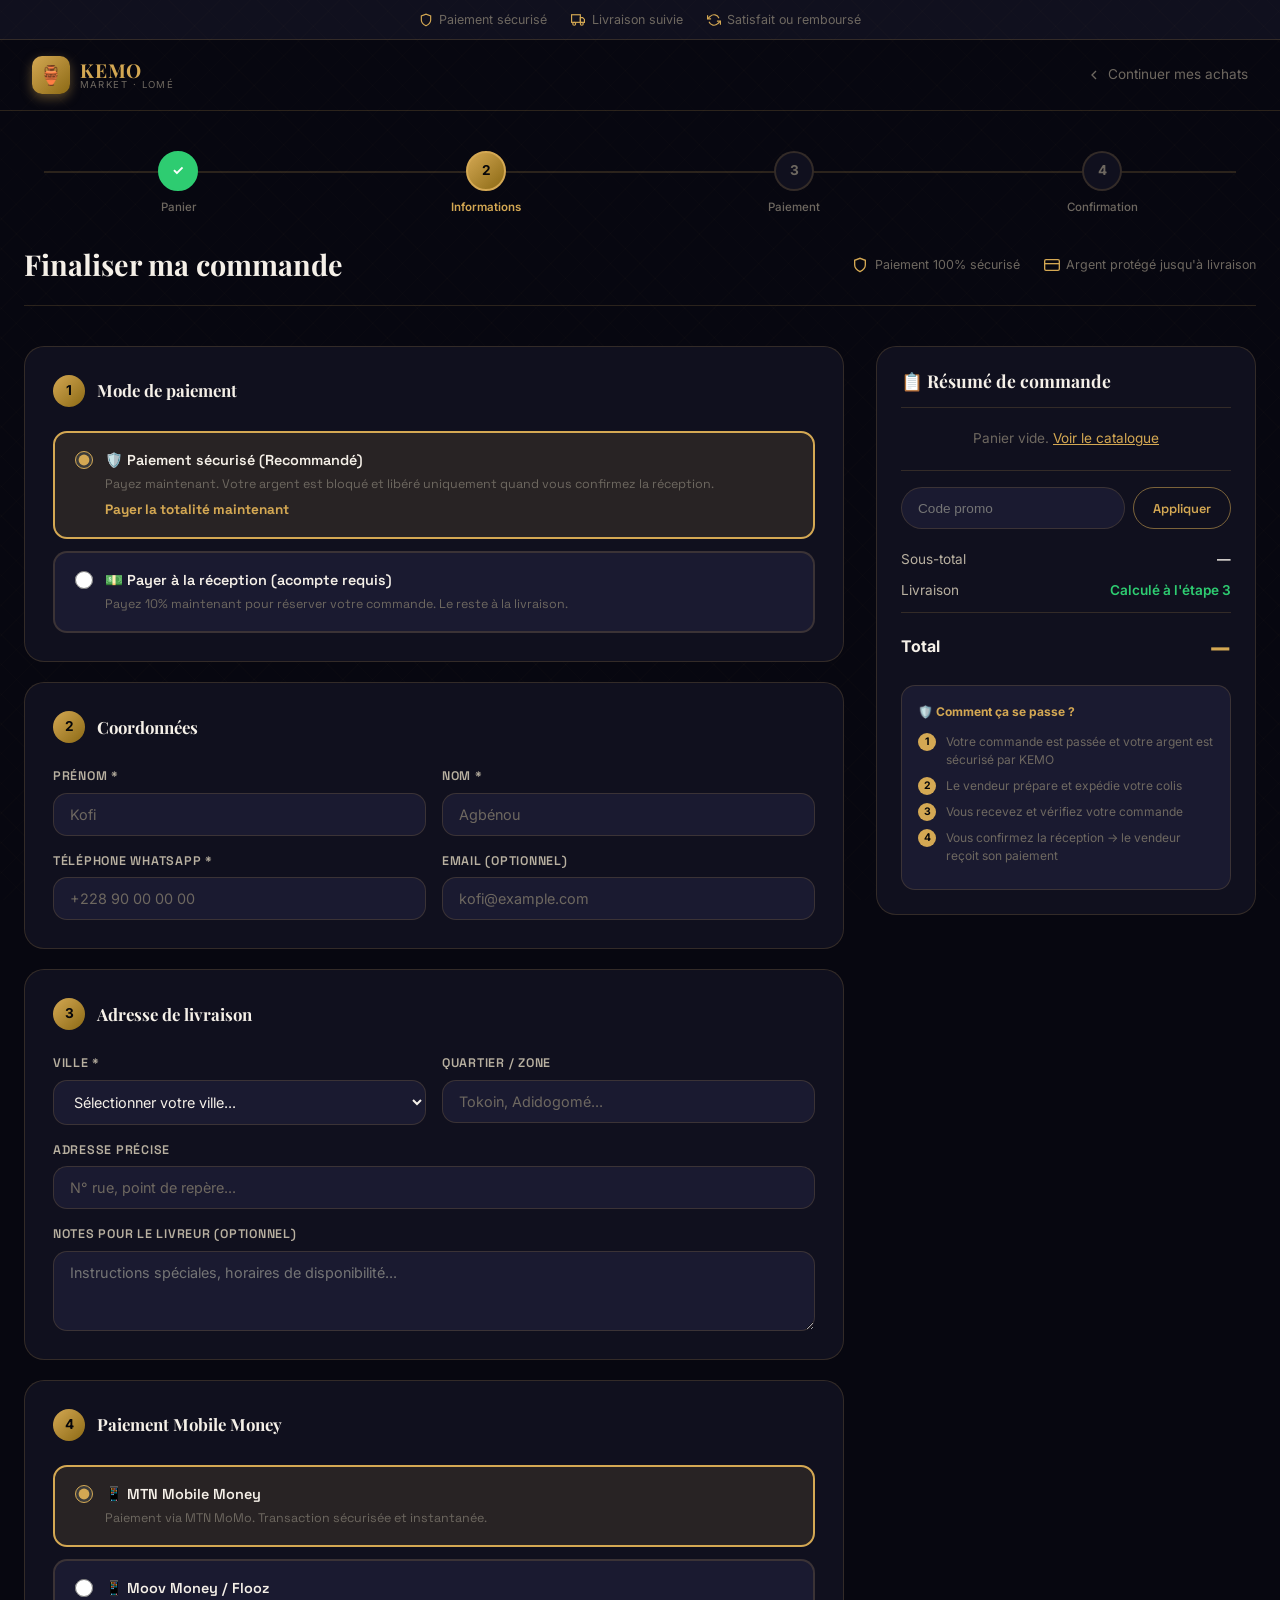
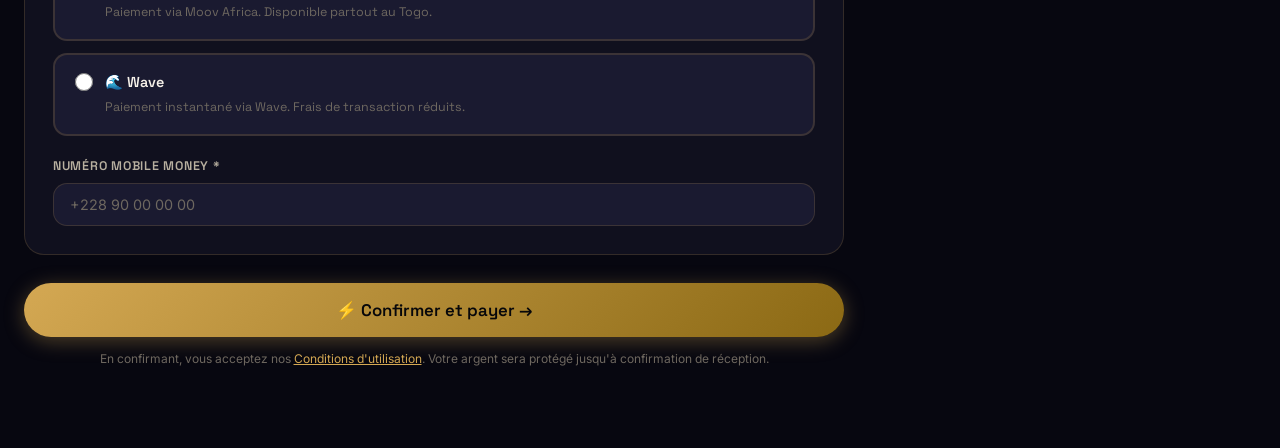
<file: checkout.html>
<!DOCTYPE html>
<html lang="fr">
<head>
  <meta charset="UTF-8">
  <meta name="viewport" content="width=device-width, initial-scale=1.0">
  <title>Finaliser ma commande — KEMO MARKET</title>
  <meta name="description" content="Finalisez votre commande en toute sécurité. Paiement protégé jusqu'à livraison.">
  <link rel="preconnect" href="https://fonts.googleapis.com">
  <link rel="stylesheet" href="css/style.css">
  <style>
    .checkout-page { padding: 2.5rem 0 5rem; min-height: 100vh; }

    .checkout-header {
      display: flex;
      align-items: center;
      justify-content: space-between;
      margin-bottom: 2.5rem;
      padding-bottom: 1.5rem;
      border-bottom: 1px solid var(--gold-border);
    }

    .checkout-title { font-size: 1.8rem; font-weight: 700; color: var(--text-primary); }

    .checkout-trust {
      display: flex;
      gap: 1.5rem;
      font-size: 0.78rem;
      color: var(--text-muted);
    }
    .checkout-trust-item { display: flex; align-items: center; gap: 0.4rem; }
    .checkout-trust-item svg { color: var(--gold); }

    .checkout-layout {
      display: grid;
      grid-template-columns: 1fr 380px;
      gap: 2rem;
      align-items: start;
    }

    /* Steps */
    .checkout-steps {
      display: flex;
      gap: 0;
      margin-bottom: 2rem;
      position: relative;
    }

    .checkout-steps::before {
      content: '';
      position: absolute;
      top: 20px;
      left: 20px;
      right: 20px;
      height: 2px;
      background: var(--gold-border);
      z-index: 0;
    }

    .checkout-step {
      display: flex;
      flex-direction: column;
      align-items: center;
      gap: 0.4rem;
      flex: 1;
      position: relative;
      z-index: 1;
    }

    .step-circle {
      width: 40px;
      height: 40px;
      border-radius: 50%;
      border: 2px solid var(--gold-border);
      background: var(--bg-card);
      display: flex;
      align-items: center;
      justify-content: center;
      font-size: 0.85rem;
      font-weight: 700;
      color: var(--text-muted);
      transition: var(--transition);
    }

    .checkout-step.active .step-circle {
      border-color: var(--gold);
      background: linear-gradient(135deg, var(--gold), var(--gold-dark));
      color: #07070a;
    }

    .checkout-step.done .step-circle {
      border-color: var(--success);
      background: var(--success);
      color: white;
    }

    .step-label { font-size: 0.72rem; color: var(--text-muted); text-align: center; font-weight: 500; }
    .checkout-step.active .step-label { color: var(--gold); font-weight: 600; }

    /* Sections */
    .checkout-section {
      background: var(--bg-card);
      border: 1px solid var(--gold-border);
      border-radius: var(--radius-lg);
      padding: 1.75rem;
      margin-bottom: 1.25rem;
      transition: var(--transition);
    }

    .checkout-section:focus-within { border-color: var(--gold-border-active); }

    .checkout-section-header {
      display: flex;
      align-items: center;
      gap: 0.75rem;
      margin-bottom: 1.5rem;
    }

    .section-number {
      width: 32px;
      height: 32px;
      background: linear-gradient(135deg, var(--gold), var(--gold-dark));
      border-radius: 50%;
      display: flex;
      align-items: center;
      justify-content: center;
      font-size: 0.85rem;
      font-weight: 700;
      color: #07070a;
      flex-shrink: 0;
    }

    .section-title-h2 {
      font-size: 1.05rem;
      font-weight: 700;
      color: var(--text-primary);
    }

    /* Payment Options */
    .payment-options { display: flex; flex-direction: column; gap: 0.75rem; }

    .payment-option {
      display: flex;
      align-items: flex-start;
      gap: 0.75rem;
      background: var(--bg-surface);
      border: 2px solid var(--gold-border);
      border-radius: var(--radius-md);
      padding: 1rem 1.25rem;
      cursor: pointer;
      transition: var(--transition);
    }

    .payment-option:hover { border-color: var(--gold-border-active); }
    .payment-option.selected { border-color: var(--gold); background: var(--gold-glow); }

    .payment-option input[type="radio"] {
      accent-color: var(--gold);
      width: 18px;
      height: 18px;
      margin-top: 2px;
      flex-shrink: 0;
    }

    .payment-option-label { font-weight: 600; font-size: 0.9rem; margin-bottom: 0.2rem; }
    .payment-option-desc { font-size: 0.78rem; color: var(--text-muted); }
    .payment-option-price { font-size: 0.85rem; font-weight: 700; color: var(--gold); margin-top: 0.25rem; }

    /* Form fields */
    .form-grid { display: grid; grid-template-columns: 1fr 1fr; gap: 1rem; }
    .form-field { display: flex; flex-direction: column; gap: 0.35rem; }
    .form-field.full { grid-column: 1/-1; }

    .form-label {
      font-size: 0.78rem;
      font-weight: 600;
      color: var(--text-secondary);
      text-transform: uppercase;
      letter-spacing: 0.06em;
    }

    .form-input, .form-select, .form-textarea {
      background: var(--bg-surface);
      border: 1.5px solid var(--gold-border);
      border-radius: var(--radius-md);
      padding: 0.75rem 1rem;
      color: var(--text-primary);
      font-family: var(--font-body);
      font-size: 0.9rem;
      outline: none;
      transition: var(--transition);
      width: 100%;
    }

    .form-input:focus, .form-select:focus, .form-textarea:focus {
      border-color: var(--gold-border-active);
      box-shadow: 0 0 0 3px var(--gold-glow);
    }

    .form-input::placeholder { color: var(--text-muted); }
    .form-select { cursor: pointer; }
    .form-textarea { resize: vertical; min-height: 80px; }

    /* Order Summary */
    .order-summary {
      background: var(--bg-card);
      border: 1px solid var(--gold-border);
      border-radius: var(--radius-lg);
      padding: 1.5rem;
      position: sticky;
      top: calc(var(--nav-height) + 1rem);
    }

    .summary-title {
      font-size: 1.1rem;
      font-weight: 700;
      color: var(--text-primary);
      margin-bottom: 1.25rem;
      padding-bottom: 1rem;
      border-bottom: 1px solid var(--gold-border);
    }

    .summary-items { display: flex; flex-direction: column; gap: 0.75rem; margin-bottom: 1.25rem; }

    .summary-item {
      display: flex;
      align-items: center;
      gap: 0.75rem;
    }

    .summary-item-emoji { font-size: 1.8rem; flex-shrink: 0; }
    .summary-item-name { font-size: 0.82rem; font-weight: 500; flex: 1; line-height: 1.35; }
    .summary-item-price { font-size: 0.85rem; font-weight: 700; color: var(--gold); }

    .summary-divider { border: none; border-top: 1px solid var(--gold-border); margin: 1rem 0; }

    .summary-row {
      display: flex;
      justify-content: space-between;
      align-items: center;
      font-size: 0.85rem;
      margin-bottom: 0.6rem;
    }

    .summary-row-label { color: var(--text-secondary); }
    .summary-row-value { font-weight: 600; color: var(--text-primary); }

    .summary-total-row {
      display: flex;
      justify-content: space-between;
      align-items: center;
      padding-top: 1rem;
      border-top: 1px solid var(--gold-border);
      margin-bottom: 1.25rem;
    }

    .summary-total-label { font-weight: 700; font-size: 1rem; }
    .summary-total-value { font-size: 1.4rem; font-weight: 900; color: var(--gold); font-family: var(--font-display); }

    /* Promo Code */
    .promo-form { display: flex; gap: 0.5rem; margin-bottom: 1.25rem; }
    .promo-input {
      flex: 1;
      height: 42px;
      background: var(--bg-surface);
      border: 1.5px solid var(--gold-border);
      border-radius: var(--radius-full);
      padding: 0 1rem;
      color: var(--text-primary);
      font-size: 0.85rem;
      outline: none;
    }

    /* How it works */
    .how-it-works {
      margin-top: 1.25rem;
      padding: 1rem;
      background: var(--bg-surface);
      border-radius: var(--radius-md);
      border: 1px solid var(--gold-border);
    }

    .how-it-title { font-size: 0.75rem; font-weight: 700; color: var(--gold); margin-bottom: 0.75rem; }
    .how-step { display: flex; gap: 0.6rem; margin-bottom: 0.5rem; font-size: 0.75rem; color: var(--text-muted); line-height: 1.5; }
    .how-step-num { width: 18px; height: 18px; background: var(--gold); border-radius: 50%; display: flex; align-items: center; justify-content: center; font-size: 0.65rem; font-weight: 700; color: #07070a; flex-shrink: 0; }

    /* Mobile */
    @media (max-width: 900px) {
      .checkout-layout { grid-template-columns: 1fr; }
      .order-summary { position: static; }
      .form-grid { grid-template-columns: 1fr; }
      .checkout-trust { display: none; }
    }
  </style>
</head>
<body>

<!-- TOP TRUST BAR (minimal) -->
<div style="background:var(--bg-card);border-bottom:1px solid var(--gold-border);padding:0.6rem 0;text-align:center">
  <div class="container">
    <div class="checkout-trust" style="justify-content:center">
      <span class="checkout-trust-item">
        <svg width="14" height="14" viewBox="0 0 24 24" fill="none" stroke="currentColor" stroke-width="2"><path d="M12 22s8-4 8-10V5l-8-3-8 3v7c0 6 8 10 8 10z"/></svg>
        Paiement sécurisé
      </span>
      <span class="checkout-trust-item">
        <svg width="14" height="14" viewBox="0 0 24 24" fill="none" stroke="currentColor" stroke-width="2"><rect x="1" y="3" width="15" height="13"/><polygon points="16 8 20 8 23 11 23 16 16 16 16 8"/><circle cx="5.5" cy="18.5" r="2.5"/><circle cx="18.5" cy="18.5" r="2.5"/></svg>
        Livraison suivie
      </span>
      <span class="checkout-trust-item">
        <svg width="14" height="14" viewBox="0 0 24 24" fill="none" stroke="currentColor" stroke-width="2"><path d="M1 4v6h6M23 20v-6h-6"/><path d="M20.49 9A9 9 0 0 0 5.64 5.64L1 10m22 4l-4.64 4.36A9 9 0 0 1 3.51 15"/></svg>
        Satisfait ou remboursé
      </span>
    </div>
  </div>
</div>

<!-- NAV minimal -->
<header>
  <nav style="display:flex;align-items:center;justify-content:space-between;padding:1rem 2rem;border-bottom:1px solid var(--gold-border)" aria-label="Navigation checkout">
    <a href="index.html" class="nav-logo">
      <div class="nav-logo-icon" aria-hidden="true">🏺</div>
      <div class="nav-logo-text">
        <span class="nav-logo-name">KEMO</span>
        <span class="nav-logo-sub">Market · Lomé</span>
      </div>
    </a>
    <a href="catalogue.html" style="color:var(--text-muted);font-size:0.85rem;text-decoration:none;display:flex;align-items:center;gap:0.4rem">
      <svg width="16" height="16" viewBox="0 0 24 24" fill="none" stroke="currentColor" stroke-width="2"><path d="M15 18l-6-6 6-6"/></svg>
      Continuer mes achats
    </a>
  </nav>
</header>

<main id="main-content" class="checkout-page">
  <div class="container">

    <!-- CHECKOUT STEPS -->
    <nav class="checkout-steps" aria-label="Étapes de commande">
      <div class="checkout-step done" aria-current="false">
        <div class="step-circle">✓</div>
        <span class="step-label">Panier</span>
      </div>
      <div class="checkout-step active" aria-current="step">
        <div class="step-circle">2</div>
        <span class="step-label">Informations</span>
      </div>
      <div class="checkout-step" aria-current="false">
        <div class="step-circle">3</div>
        <span class="step-label">Paiement</span>
      </div>
      <div class="checkout-step" aria-current="false">
        <div class="step-circle">4</div>
        <span class="step-label">Confirmation</span>
      </div>
    </nav>

    <div class="checkout-header">
      <h1 class="checkout-title">Finaliser ma commande</h1>
      <div class="checkout-trust">
        <span class="checkout-trust-item">
          <svg width="16" height="16" viewBox="0 0 24 24" fill="none" stroke="currentColor" stroke-width="2"><path d="M12 22s8-4 8-10V5l-8-3-8 3v7c0 6 8 10 8 10z"/></svg>
          Paiement 100% sécurisé
        </span>
        <span class="checkout-trust-item">
          <svg width="16" height="16" viewBox="0 0 24 24" fill="none" stroke="currentColor" stroke-width="2"><rect x="1" y="4" width="22" height="16" rx="2"/><line x1="1" y1="10" x2="23" y2="10"/></svg>
          Argent protégé jusqu'à livraison
        </span>
      </div>
    </div>

    <div class="checkout-layout">
      <!-- LEFT: FORM -->
      <form id="checkout-form" novalidate>

        <!-- 1. MODE DE PAIEMENT -->
        <section class="checkout-section" aria-labelledby="payment-heading">
          <div class="checkout-section-header">
            <div class="section-number" aria-hidden="true">1</div>
            <h2 class="section-title-h2" id="payment-heading">Mode de paiement</h2>
          </div>
          <div class="payment-options" role="radiogroup" aria-label="Choisir le mode de paiement">
            <label class="payment-option selected" for="pay-secure" onclick="selectPayment(this)">
              <input type="radio" name="payment" id="pay-secure" value="secure" checked>
              <div>
                <p class="payment-option-label">🛡️ Paiement sécurisé (Recommandé)</p>
                <p class="payment-option-desc">Payez maintenant. Votre argent est bloqué et libéré uniquement quand vous confirmez la réception.</p>
                <p class="payment-option-price">Payer la totalité maintenant</p>
              </div>
            </label>

            <label class="payment-option" for="pay-reception" onclick="selectPayment(this)">
              <input type="radio" name="payment" id="pay-reception" value="reception">
              <div>
                <p class="payment-option-label">💵 Payer à la réception (acompte requis)</p>
                <p class="payment-option-desc">Payez 10% maintenant pour réserver votre commande. Le reste à la livraison.</p>
                <div id="acompte-info" style="display:none;margin-top:0.5rem;padding:0.75rem;background:var(--bg-card);border-radius:var(--radius-sm);font-size:0.78rem;color:var(--text-secondary)">
                  <span style="color:var(--gold);font-weight:700">Acompte : </span><span id="acompte-amount">—</span> · <span style="color:var(--text-muted)">Reste à la livraison : </span><span id="reste-amount">—</span>
                </div>
              </div>
            </label>
          </div>
        </section>

        <!-- 2. CONTACT -->
        <section class="checkout-section" aria-labelledby="contact-heading">
          <div class="checkout-section-header">
            <div class="section-number" aria-hidden="true">2</div>
            <h2 class="section-title-h2" id="contact-heading">Coordonnées</h2>
          </div>
          <div class="form-grid">
            <div class="form-field">
              <label class="form-label" for="first-name">Prénom *</label>
              <input type="text" id="first-name" class="form-input" placeholder="Kofi" required autocomplete="given-name">
            </div>
            <div class="form-field">
              <label class="form-label" for="last-name">Nom *</label>
              <input type="text" id="last-name" class="form-input" placeholder="Agbénou" required autocomplete="family-name">
            </div>
            <div class="form-field">
              <label class="form-label" for="phone">Téléphone WhatsApp *</label>
              <input type="tel" id="phone" class="form-input" placeholder="+228 90 00 00 00" required autocomplete="tel">
            </div>
            <div class="form-field">
              <label class="form-label" for="email">Email (optionnel)</label>
              <input type="email" id="email" class="form-input" placeholder="kofi@example.com" autocomplete="email">
            </div>
          </div>
        </section>

        <!-- 3. LIVRAISON -->
        <section class="checkout-section" aria-labelledby="delivery-heading">
          <div class="checkout-section-header">
            <div class="section-number" aria-hidden="true">3</div>
            <h2 class="section-title-h2" id="delivery-heading">Adresse de livraison</h2>
          </div>
          <div class="form-grid">
            <div class="form-field">
              <label class="form-label" for="city">Ville *</label>
              <select id="city" class="form-select" required aria-label="Sélectionner votre ville">
                <option value="">Sélectionner votre ville...</option>
                <option value="lome">Lomé</option>
                <option value="kara">Kara</option>
                <option value="sokode">Sokodé</option>
                <option value="kpalime">Kpalimé</option>
                <option value="atakpame">Atakpamé</option>
                <option value="dapaong">Dapaong</option>
                <option value="tsevie">Tsévié</option>
                <option value="vogan">Vogan</option>
                <option value="autre">Autre ville</option>
              </select>
            </div>
            <div class="form-field">
              <label class="form-label" for="quartier">Quartier / Zone</label>
              <input type="text" id="quartier" class="form-input" placeholder="Tokoin, Adidogomé..." autocomplete="address-level3">
            </div>
            <div class="form-field full">
              <label class="form-label" for="adresse">Adresse précise</label>
              <input type="text" id="adresse" class="form-input" placeholder="N° rue, point de repère..." autocomplete="street-address">
            </div>
            <div class="form-field full">
              <label class="form-label" for="notes">Notes pour le livreur (optionnel)</label>
              <textarea id="notes" class="form-textarea" placeholder="Instructions spéciales, horaires de disponibilité..."></textarea>
            </div>
          </div>
        </section>

        <!-- 4. MOBILE MONEY -->
        <section class="checkout-section" aria-labelledby="mobile-money-heading">
          <div class="checkout-section-header">
            <div class="section-number" aria-hidden="true">4</div>
            <h2 class="section-title-h2" id="mobile-money-heading">Paiement Mobile Money</h2>
          </div>
          <div class="payment-options" role="radiogroup" aria-label="Choisir votre opérateur">
            <label class="payment-option selected" for="mtn" onclick="selectPayment(this)">
              <input type="radio" name="mobile-money" id="mtn" value="mtn" checked>
              <div>
                <p class="payment-option-label">📱 MTN Mobile Money</p>
                <p class="payment-option-desc">Paiement via MTN MoMo. Transaction sécurisée et instantanée.</p>
              </div>
            </label>
            <label class="payment-option" for="moov" onclick="selectPayment(this)">
              <input type="radio" name="mobile-money" id="moov" value="moov">
              <div>
                <p class="payment-option-label">📱 Moov Money / Flooz</p>
                <p class="payment-option-desc">Paiement via Moov Africa. Disponible partout au Togo.</p>
              </div>
            </label>
            <label class="payment-option" for="wave" onclick="selectPayment(this)">
              <input type="radio" name="mobile-money" id="wave" value="wave">
              <div>
                <p class="payment-option-label">🌊 Wave</p>
                <p class="payment-option-desc">Paiement instantané via Wave. Frais de transaction réduits.</p>
              </div>
            </label>
          </div>

          <div style="margin-top:1rem">
            <label class="form-label" for="momo-number">Numéro Mobile Money *</label>
            <input type="tel" id="momo-number" class="form-input" placeholder="+228 90 00 00 00" style="margin-top:0.35rem" required autocomplete="tel">
          </div>
        </section>

        <button type="submit" class="btn btn-gold btn-full btn-lg" style="margin-top:0.5rem;font-size:1.05rem">
          ⚡ Confirmer et payer →
        </button>
        <p style="text-align:center;font-size:0.75rem;color:var(--text-muted);margin-top:0.75rem">
          En confirmant, vous acceptez nos <a href="#" style="color:var(--gold)">Conditions d'utilisation</a>. Votre argent sera protégé jusqu'à confirmation de réception.
        </p>
      </form>

      <!-- RIGHT: ORDER SUMMARY -->
      <aside class="order-summary" aria-label="Résumé de commande">
        <h2 class="summary-title">📋 Résumé de commande</h2>

        <div class="summary-items" id="summary-items" aria-label="Articles commandés">
          <p style="color:var(--text-muted);font-size:0.85rem;text-align:center">Chargement...</p>
        </div>

        <hr class="summary-divider">

        <!-- Promo Code -->
        <div class="promo-form">
          <label for="promo-code" class="visually-hidden">Code promo</label>
          <input type="text" id="promo-code" class="promo-input" placeholder="Code promo" aria-label="Entrer un code promo">
          <button type="button" class="btn btn-outline btn-sm" onclick="applyPromo()">Appliquer</button>
        </div>

        <div class="summary-row"><span class="summary-row-label">Sous-total</span><span class="summary-row-value" id="subtotal-display">—</span></div>
        <div class="summary-row"><span class="summary-row-label">Livraison</span><span class="summary-row-value" id="delivery-display" style="color:var(--success)">Calculé à l'étape 3</span></div>
        <div class="summary-row" id="discount-row" style="display:none"><span class="summary-row-label" style="color:var(--success)">Code promo</span><span class="summary-row-value" id="discount-display" style="color:var(--success)">—</span></div>

        <div class="summary-total-row">
          <span class="summary-total-label">Total</span>
          <span class="summary-total-value" id="total-display" aria-live="polite">—</span>
        </div>

        <div class="how-it-works">
          <p class="how-it-title">🛡️ Comment ça se passe ?</p>
          <div class="how-step"><div class="how-step-num">1</div><span>Votre commande est passée et votre argent est sécurisé par KEMO</span></div>
          <div class="how-step"><div class="how-step-num">2</div><span>Le vendeur prépare et expédie votre colis</span></div>
          <div class="how-step"><div class="how-step-num">3</div><span>Vous recevez et vérifiez votre commande</span></div>
          <div class="how-step"><div class="how-step-num">4</div><span>Vous confirmez la réception → le vendeur reçoit son paiement</span></div>
        </div>
      </aside>
    </div>
  </div>
</main>

<style>.visually-hidden{position:absolute;width:1px;height:1px;padding:0;margin:-1px;overflow:hidden;clip:rect(0,0,0,0);white-space:nowrap;border:0}</style>

<script src="js/products-data.js"></script>
<script src="js/cart.js"></script>
<script>
function selectPayment(label) {
  document.querySelectorAll('.payment-option').forEach(l => l.classList.remove('selected'));
  label.classList.add('selected');

  // Show acompte info for "payer à la réception"
  const radio = label.querySelector('input[type="radio"]');
  if (radio && radio.value === 'reception') {
    document.getElementById('acompte-info').style.display = 'block';
    const total = KemoCart.getTotal();
    document.getElementById('acompte-amount').textContent = formatPrice(Math.round(total * 0.1));
    document.getElementById('reste-amount').textContent = formatPrice(Math.round(total * 0.9));
  } else {
    const acompteInfo = document.getElementById('acompte-info');
    if (acompteInfo) acompteInfo.style.display = 'none';
  }
}

function applyPromo() {
  const code = document.getElementById('promo-code').value.trim().toUpperCase();
  const promoRow = document.getElementById('discount-row');
  const discountEl = document.getElementById('discount-display');

  if (code === 'KEMO10') {
    promoRow.style.display = 'flex';
    const total = KemoCart.getTotal();
    discountEl.textContent = '-' + formatPrice(Math.round(total * 0.10));
    document.getElementById('total-display').textContent = formatPrice(Math.round(total * 0.90));
    document.getElementById('promo-code').style.borderColor = 'var(--success)';
  } else {
    document.getElementById('promo-code').style.borderColor = 'var(--danger)';
    setTimeout(() => document.getElementById('promo-code').style.borderColor = '', 2000);
  }
}

// Populate order summary
document.addEventListener('DOMContentLoaded', () => {
  const items = KemoCart.getCartItems();
  const summaryEl = document.getElementById('summary-items');
  const subtotalEl = document.getElementById('subtotal-display');
  const totalEl = document.getElementById('total-display');
  const deliveryEl = document.getElementById('delivery-display');

  const params = new URLSearchParams(window.location.search);
  const directId = params.get('id');

  let displayItems = items;

  if (directId && items.length === 0) {
    const p = getProductById(parseInt(directId));
    if (p) displayItems = [{ product: p, qty: 1 }];
  }

  if (displayItems.length === 0) {
    summaryEl.innerHTML = '<p style="color:var(--text-muted);font-size:0.85rem;text-align:center">Panier vide. <a href="catalogue.html" style="color:var(--gold)">Voir le catalogue</a></p>';
    return;
  }

  summaryEl.innerHTML = displayItems.map(item => `
    <div class="summary-item">
      <span class="summary-item-emoji">${item.product.emoji}</span>
      <span class="summary-item-name">${item.product.name} × ${item.qty}</span>
      <span class="summary-item-price">${formatPrice(item.product.price * item.qty)}</span>
    </div>
  `).join('');

  const subtotal = displayItems.reduce((s, i) => s + i.product.price * i.qty, 0);
  subtotalEl.textContent = formatPrice(subtotal);
  totalEl.textContent = formatPrice(subtotal);

  // Update delivery on city change
  document.getElementById('city')?.addEventListener('change', (e) => {
    const deliveryFee = e.target.value === 'lome' ? 1500 : e.target.value ? 3000 : 0;
    if (deliveryFee > 0) {
      deliveryEl.textContent = formatPrice(deliveryFee);
      deliveryEl.style.color = 'var(--text-primary)';
      totalEl.textContent = formatPrice(subtotal + deliveryFee);
    }
  });
});

// Form submit
document.getElementById('checkout-form').addEventListener('submit', (e) => {
  e.preventDefault();
  const btn = e.target.querySelector('button[type="submit"]');
  btn.textContent = '⏳ Traitement en cours...';
  btn.disabled = true;
  btn.style.opacity = '0.7';

  setTimeout(() => {
    // Redirect to success page (simulate)
    document.body.innerHTML = `
      <div style="min-height:100vh;display:flex;flex-direction:column;align-items:center;justify-content:center;text-align:center;padding:2rem;background:var(--bg-primary)">
        <div style="font-size:5rem;margin-bottom:1.5rem">🎉</div>
        <h1 style="font-family:var(--font-display);font-size:2.5rem;color:var(--gold);margin-bottom:1rem">Commande confirmée !</h1>
        <p style="color:var(--text-secondary);max-width:480px;line-height:1.7;margin-bottom:2rem">
          Votre commande a bien été reçue. Vous allez recevoir un SMS de confirmation sur votre WhatsApp.
          Votre argent est protégé jusqu'à la livraison. 🛡️
        </p>
        <p style="font-size:0.9rem;color:var(--text-muted);margin-bottom:2rem">
          Numéro de commande : <strong style="color:var(--gold)">#KM-${Math.random().toString(36).substr(2,8).toUpperCase()}</strong>
        </p>
        <a href="index.html" class="btn btn-gold btn-lg">Retour à l'accueil</a>
      </div>`;
    KemoCart.clearCart();
  }, 2000);
});
</script>
</body>
</html>
</file>
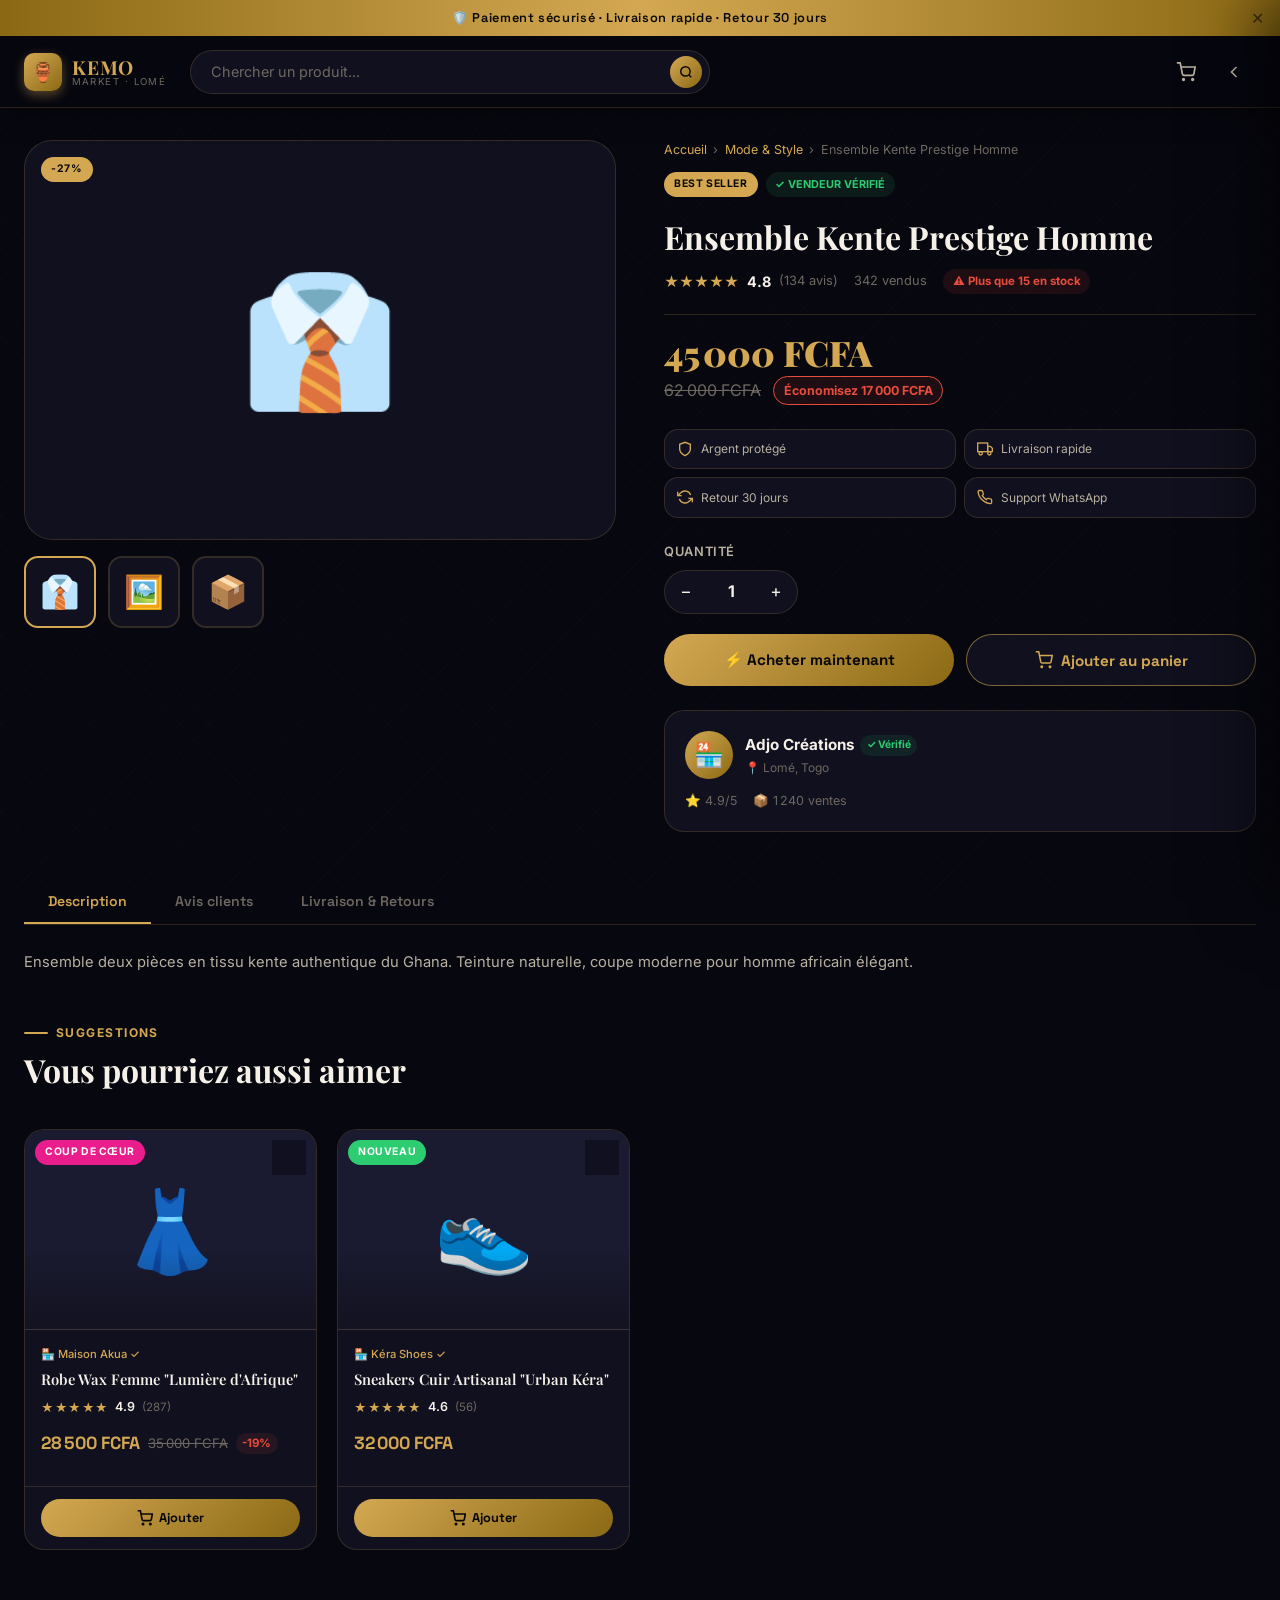
<file: produit.html>
<!DOCTYPE html>
<html lang="fr">
<head>
  <meta charset="UTF-8">
  <meta name="viewport" content="width=device-width, initial-scale=1.0">
  <title>Produit — KEMO MARKET</title>
  <meta name="description" content="Achetez ce produit en toute sécurité sur KEMO MARKET. Paiement sécurisé, livraison rapide à Lomé.">
  <link rel="preconnect" href="https://fonts.googleapis.com">
  <link rel="stylesheet" href="css/style.css">
  <style>
    .product-page { padding: 2rem 0 5rem; }

    .product-layout {
      display: grid;
      grid-template-columns: 1fr 1fr;
      gap: 3rem;
      margin-bottom: 3rem;
    }

    /* ── IMAGE GALLERY ── */
    .product-gallery { position: sticky; top: calc(var(--nav-height) + 1.5rem); height: fit-content; }

    .product-main-image {
      background: var(--bg-card);
      border: 1px solid var(--gold-border);
      border-radius: var(--radius-xl);
      height: 400px;
      display: flex;
      align-items: center;
      justify-content: center;
      font-size: 8rem;
      margin-bottom: 1rem;
      position: relative;
      overflow: hidden;
      transition: var(--transition);
    }

    .product-main-image:hover { border-color: var(--gold-border-active); }

    .product-thumbnails {
      display: flex;
      gap: 0.75rem;
      overflow-x: auto;
      padding-bottom: 0.25rem;
    }

    .product-thumb {
      width: 72px;
      height: 72px;
      background: var(--bg-card);
      border: 2px solid var(--gold-border);
      border-radius: var(--radius-md);
      display: flex;
      align-items: center;
      justify-content: center;
      font-size: 2rem;
      cursor: pointer;
      flex-shrink: 0;
      transition: var(--transition);
    }
    .product-thumb.active, .product-thumb:hover { border-color: var(--gold); }

    /* ── PRODUCT INFO ── */
    .product-info {}

    .product-info-header { margin-bottom: 1.25rem; }

    .product-info-breadcrumb {
      font-size: 0.78rem;
      color: var(--text-muted);
      margin-bottom: 0.75rem;
      display: flex;
      gap: 0.4rem;
      align-items: center;
      flex-wrap: wrap;
    }
    .product-info-breadcrumb a { color: var(--gold); text-decoration: none; }

    .product-info-badges { display: flex; gap: 0.5rem; flex-wrap: wrap; margin-bottom: 0.75rem; }

    .product-title {
      font-size: clamp(1.4rem, 2.5vw, 2rem);
      font-weight: 700;
      color: var(--text-primary);
      line-height: 1.25;
      margin-bottom: 0.75rem;
    }

    .product-meta-row {
      display: flex;
      align-items: center;
      gap: 1rem;
      flex-wrap: wrap;
      margin-bottom: 1.25rem;
      padding-bottom: 1.25rem;
      border-bottom: 1px solid var(--gold-border);
    }

    .product-rating-block { display: flex; align-items: center; gap: 0.5rem; }
    .product-rating-stars { color: var(--gold); font-size: 0.9rem; }
    .product-rating-val { font-weight: 700; font-size: 0.9rem; }
    .product-rating-reviews { font-size: 0.8rem; color: var(--text-muted); }

    .product-sold { font-size: 0.8rem; color: var(--text-muted); }

    /* Price */
    .product-price-section { margin-bottom: 1.5rem; }

    .product-price-main {
      font-size: 2.2rem;
      font-weight: 900;
      color: var(--gold);
      font-family: var(--font-display);
      line-height: 1;
      margin-bottom: 0.4rem;
    }

    .product-price-compare {
      display: flex;
      align-items: center;
      gap: 0.75rem;
    }

    .product-price-orig-full {
      font-size: 1rem;
      color: var(--text-muted);
      text-decoration: line-through;
    }

    .product-save-badge {
      background: var(--danger-bg);
      border: 1px solid var(--danger);
      border-radius: var(--radius-full);
      padding: 0.2rem 0.6rem;
      font-size: 0.78rem;
      font-weight: 700;
      color: var(--danger);
    }

    /* Trust mini */
    .product-trust-mini {
      display: grid;
      grid-template-columns: 1fr 1fr;
      gap: 0.5rem;
      margin-bottom: 1.5rem;
    }

    .trust-mini-item {
      display: flex;
      align-items: center;
      gap: 0.5rem;
      background: var(--bg-card);
      border: 1px solid var(--gold-border);
      border-radius: var(--radius-md);
      padding: 0.6rem 0.75rem;
      font-size: 0.75rem;
      color: var(--text-secondary);
    }
    .trust-mini-item svg { color: var(--gold); flex-shrink: 0; }

    /* Quantity + CTA */
    .product-qty-section { margin-bottom: 1.25rem; }

    .product-qty-label {
      font-size: 0.8rem;
      font-weight: 600;
      color: var(--text-secondary);
      margin-bottom: 0.5rem;
      text-transform: uppercase;
      letter-spacing: 0.05em;
    }

    .product-qty-control {
      display: flex;
      align-items: center;
      gap: 0;
      width: fit-content;
      background: var(--bg-card);
      border: 1px solid var(--gold-border);
      border-radius: var(--radius-full);
      overflow: hidden;
    }

    .product-qty-btn {
      width: 42px;
      height: 42px;
      background: transparent;
      border: none;
      color: var(--text-primary);
      font-size: 1.2rem;
      cursor: pointer;
      transition: var(--transition-fast);
      display: flex;
      align-items: center;
      justify-content: center;
    }
    .product-qty-btn:hover { background: var(--gold-glow); color: var(--gold); }

    .product-qty-display {
      width: 48px;
      text-align: center;
      font-size: 1rem;
      font-weight: 700;
      color: var(--text-primary);
      background: transparent;
      border: none;
      pointer-events: none;
    }

    .product-ctas {
      display: grid;
      grid-template-columns: 1fr 1fr;
      gap: 0.75rem;
      margin-bottom: 1.5rem;
    }

    .btn-buy-now {
      height: 52px;
      background: linear-gradient(135deg, var(--gold) 0%, var(--gold-dark) 100%);
      border: none;
      border-radius: var(--radius-full);
      color: #07070a;
      font-family: var(--font-ui);
      font-size: 0.95rem;
      font-weight: 700;
      cursor: pointer;
      transition: var(--transition);
      display: flex;
      align-items: center;
      justify-content: center;
      gap: 0.5rem;
      text-decoration: none;
    }
    .btn-buy-now:hover { transform: translateY(-2px); box-shadow: 0 8px 24px rgba(212,168,83,0.45); }

    .btn-add-cart-full {
      height: 52px;
      background: var(--bg-card);
      border: 1.5px solid var(--gold-border-active);
      border-radius: var(--radius-full);
      color: var(--gold);
      font-family: var(--font-ui);
      font-size: 0.95rem;
      font-weight: 700;
      cursor: pointer;
      transition: var(--transition);
      display: flex;
      align-items: center;
      justify-content: center;
      gap: 0.5rem;
    }
    .btn-add-cart-full:hover { background: var(--gold-glow); transform: translateY(-2px); }

    /* Seller Card */
    .seller-card {
      background: var(--bg-card);
      border: 1px solid var(--gold-border);
      border-radius: var(--radius-lg);
      padding: 1.25rem;
    }

    .seller-card-header { display: flex; align-items: center; gap: 0.75rem; margin-bottom: 0.75rem; }

    .seller-avatar {
      width: 48px;
      height: 48px;
      background: linear-gradient(135deg, var(--gold) 0%, var(--gold-dark) 100%);
      border-radius: 50%;
      display: flex;
      align-items: center;
      justify-content: center;
      font-size: 1.5rem;
      flex-shrink: 0;
    }

    .seller-name { font-weight: 700; font-size: 0.95rem; display: flex; align-items: center; gap: 0.4rem; }
    .seller-verified { font-size: 0.65rem; background: var(--success-bg); color: var(--success); padding: 0.15rem 0.4rem; border-radius: var(--radius-full); font-weight: 700; }
    .seller-city { font-size: 0.75rem; color: var(--text-muted); }
    .seller-stats-mini { display: flex; gap: 1rem; font-size: 0.78rem; color: var(--text-muted); }

    /* Tabs */
    .product-tabs { margin-top: 2rem; }

    .tabs-nav {
      display: flex;
      gap: 0;
      border-bottom: 1px solid var(--gold-border);
      margin-bottom: 1.5rem;
      overflow-x: auto;
    }

    .tab-btn {
      padding: 0.75rem 1.5rem;
      background: none;
      border: none;
      border-bottom: 2px solid transparent;
      color: var(--text-muted);
      font-family: var(--font-ui);
      font-size: 0.88rem;
      font-weight: 600;
      cursor: pointer;
      transition: var(--transition-fast);
      white-space: nowrap;
    }
    .tab-btn:hover { color: var(--text-primary); }
    .tab-btn.active { color: var(--gold); border-bottom-color: var(--gold); }

    .tab-content { display: none; }
    .tab-content.active { display: block; }

    /* Description */
    .product-desc { color: var(--text-secondary); line-height: 1.8; font-size: 0.92rem; }

    /* Reviews */
    .reviews-summary {
      display: flex;
      gap: 2rem;
      margin-bottom: 1.5rem;
      align-items: center;
      padding: 1.5rem;
      background: var(--bg-card);
      border: 1px solid var(--gold-border);
      border-radius: var(--radius-lg);
    }

    .reviews-score { text-align: center; }
    .reviews-score-number { font-size: 3.5rem; font-weight: 900; color: var(--gold); font-family: var(--font-display); line-height: 1; }
    .reviews-score-stars { color: var(--gold); font-size: 1.1rem; }
    .reviews-score-total { font-size: 0.78rem; color: var(--text-muted); margin-top: 0.25rem; }

    .reviews-bars { flex: 1; display: flex; flex-direction: column; gap: 0.4rem; }
    .review-bar-row { display: flex; align-items: center; gap: 0.75rem; font-size: 0.75rem; }
    .review-bar { flex: 1; height: 6px; background: var(--bg-surface); border-radius: 3px; overflow: hidden; }
    .review-bar-fill { height: 100%; background: linear-gradient(90deg, var(--gold), var(--gold-light)); border-radius: 3px; transition: width 0.8s ease; }
    .review-bar-label { min-width: 40px; color: var(--text-muted); }
    .review-bar-count { min-width: 24px; color: var(--text-muted); text-align: right; }

    .review-card {
      background: var(--bg-card);
      border: 1px solid var(--gold-border);
      border-radius: var(--radius-lg);
      padding: 1.25rem;
      margin-bottom: 1rem;
    }

    .review-card-header { display: flex; align-items: center; gap: 0.75rem; margin-bottom: 0.75rem; }
    .review-avatar { width: 38px; height: 38px; border-radius: 50%; background: linear-gradient(135deg, var(--gold), var(--gold-dark)); display: flex; align-items: center; justify-content: center; font-size: 1.1rem; }
    .review-author-name { font-weight: 600; font-size: 0.88rem; }
    .review-date { font-size: 0.72rem; color: var(--text-muted); }
    .review-stars { color: var(--gold); font-size: 0.82rem; margin-bottom: 0.5rem; }
    .review-text { font-size: 0.87rem; color: var(--text-secondary); line-height: 1.6; }

    /* Related Products */
    .related-section { margin-top: 3rem; }

    @media (max-width: 900px) {
      .product-layout { grid-template-columns: 1fr; gap: 2rem; }
      .product-gallery { position: static; }
      .product-ctas { grid-template-columns: 1fr; }
      .product-trust-mini { grid-template-columns: 1fr; }
      .reviews-summary { flex-direction: column; }
    }
  </style>
</head>
<body>

<!-- TOPBAR -->
<div class="topbar">
  <p class="topbar-text">🛡️ Paiement sécurisé · Livraison rapide · Retour 30 jours</p>
  <button class="topbar-close" aria-label="Fermer">✕</button>
</div>

<!-- NAVBAR -->
<header>
  <nav class="navbar" aria-label="Navigation principale">
    <div class="container navbar-inner">
      <a href="index.html" class="nav-logo">
        <div class="nav-logo-icon" aria-hidden="true">🏺</div>
        <div class="nav-logo-text">
          <span class="nav-logo-name">KEMO</span>
          <span class="nav-logo-sub">Market · Lomé</span>
        </div>
      </a>
      <div class="nav-search" role="search">
        <label for="nav-search-input" class="visually-hidden">Rechercher</label>
        <input id="nav-search-input" type="search" placeholder="Chercher un produit...">
        <button class="nav-search-btn" aria-label="Rechercher"><svg width="14" height="14" viewBox="0 0 24 24" fill="none" stroke="currentColor" stroke-width="2.5"><circle cx="11" cy="11" r="8"/><path d="M21 21l-4.35-4.35"/></svg></button>
      </div>
      <nav class="nav-actions">
        <button class="nav-action-btn cart-toggle-btn" aria-label="Panier">
          <svg width="20" height="20" viewBox="0 0 24 24" fill="none" stroke="currentColor" stroke-width="2"><circle cx="9" cy="21" r="1"/><circle cx="20" cy="21" r="1"/><path d="M1 1h4l2.68 13.39a2 2 0 0 0 2 1.61h9.72a2 2 0 0 0 2-1.61L23 6H6"/></svg>
          <span class="cart-count" aria-live="polite">0</span>
        </button>
        <a href="catalogue.html" class="nav-action-btn" aria-label="Retour au catalogue"><svg width="20" height="20" viewBox="0 0 24 24" fill="none" stroke="currentColor" stroke-width="2"><path d="M15 18l-6-6 6-6"/></svg></a>
      </nav>
    </div>
  </nav>
</header>

<!-- CART DRAWER -->
<div id="cart-overlay"></div>
<aside id="cart-drawer" role="dialog" aria-label="Panier" aria-modal="true">
  <div class="cart-drawer-header">
    <h2 class="cart-drawer-title">🛒 Mon Panier</h2>
    <button class="cart-close-btn" id="cart-close-btn" aria-label="Fermer"><svg width="18" height="18" viewBox="0 0 24 24" fill="none" stroke="currentColor" stroke-width="2"><path d="M18 6L6 18M6 6l12 12"/></svg></button>
  </div>
  <div id="cart-empty"><div class="empty-icon">🛒</div><p>Panier vide</p></div>
  <div id="cart-drawer-items"></div>
  <div id="cart-footer">
    <div class="cart-total-row"><span class="cart-total-label">Total</span><span id="cart-total">0 FCFA</span></div>
    <a href="checkout.html" class="btn btn-gold btn-full" style="margin-bottom:0.5rem">Finaliser →</a>
    <button onclick="KemoCart.closeCartDrawer()" class="btn btn-ghost btn-full btn-sm">Continuer</button>
  </div>
</aside>

<!-- MAIN -->
<main id="main-content" class="product-page">
  <div class="container">
    <div class="product-layout" id="product-layout">
      <!-- Populated by JS -->
    </div>

    <!-- TABS -->
    <div class="product-tabs" id="product-tabs">
      <div class="tabs-nav" role="tablist" aria-label="Informations produit">
        <button class="tab-btn active" role="tab" aria-selected="true" aria-controls="tab-desc" id="btn-desc" data-tab="desc">Description</button>
        <button class="tab-btn" role="tab" aria-selected="false" aria-controls="tab-reviews" id="btn-reviews" data-tab="reviews">Avis clients</button>
        <button class="tab-btn" role="tab" aria-selected="false" aria-controls="tab-delivery" id="btn-delivery" data-tab="delivery">Livraison & Retours</button>
      </div>

      <div class="tab-content active" id="tab-desc" role="tabpanel" aria-labelledby="btn-desc">
        <p class="product-desc" id="tab-desc-content">Chargement...</p>
      </div>

      <div class="tab-content" id="tab-reviews" role="tabpanel" aria-labelledby="btn-reviews">
        <div class="reviews-summary">
          <div class="reviews-score">
            <div class="reviews-score-number" id="review-score">4.8</div>
            <div class="reviews-score-stars">★★★★★</div>
            <div class="reviews-score-total" id="review-total">134 avis</div>
          </div>
          <div class="reviews-bars">
            <div class="review-bar-row"><span class="review-bar-label">5 ★</span><div class="review-bar"><div class="review-bar-fill" style="width:78%"></div></div><span class="review-bar-count">104</span></div>
            <div class="review-bar-row"><span class="review-bar-label">4 ★</span><div class="review-bar"><div class="review-bar-fill" style="width:14%"></div></div><span class="review-bar-count">19</span></div>
            <div class="review-bar-row"><span class="review-bar-label">3 ★</span><div class="review-bar"><div class="review-bar-fill" style="width:5%"></div></div><span class="review-bar-count">7</span></div>
            <div class="review-bar-row"><span class="review-bar-label">2 ★</span><div class="review-bar"><div class="review-bar-fill" style="width:2%"></div></div><span class="review-bar-count">3</span></div>
            <div class="review-bar-row"><span class="review-bar-label">1 ★</span><div class="review-bar"><div class="review-bar-fill" style="width:1%"></div></div><span class="review-bar-count">1</span></div>
          </div>
        </div>

        <!-- Reviews -->
        <article class="review-card">
          <header class="review-card-header">
            <div class="review-avatar" aria-hidden="true">👩🏾</div>
            <div>
              <p class="review-author-name">Adjoua K.</p>
              <time class="review-date" datetime="2025-06-15">15 juin 2025</time>
            </div>
          </header>
          <div class="review-stars" aria-label="5 étoiles">★★★★★</div>
          <p class="review-text">Produit reçu en parfait état, livraison rapide. Le qualité est vraiment au rendez-vous, je recommande vivement !</p>
        </article>

        <article class="review-card">
          <header class="review-card-header">
            <div class="review-avatar" aria-hidden="true">👨🏿</div>
            <div>
              <p class="review-author-name">Kofi A.</p>
              <time class="review-date" datetime="2025-06-10">10 juin 2025</time>
            </div>
          </header>
          <div class="review-stars" aria-label="5 étoiles">★★★★★</div>
          <p class="review-text">Excellent rapport qualité-prix. Le vendeur est sérieux et réactif. KEMO MARKET m'a bien protégé pendant l'achat.</p>
        </article>

        <article class="review-card">
          <header class="review-card-header">
            <div class="review-avatar" aria-hidden="true">👩🏿</div>
            <div>
              <p class="review-author-name">Afi M.</p>
              <time class="review-date" datetime="2025-06-05">5 juin 2025</time>
            </div>
          </header>
          <div class="review-stars" aria-label="4 étoiles">★★★★☆</div>
          <p class="review-text">Très bon produit. Livraison dans les délais. Je suis satisfaite de mon achat sur KEMO MARKET.</p>
        </article>
      </div>

      <div class="tab-content" id="tab-delivery" role="tabpanel" aria-labelledby="btn-delivery">
        <div style="display:grid;grid-template-columns:1fr 1fr;gap:1rem">
          <div style="background:var(--bg-card);border:1px solid var(--gold-border);border-radius:var(--radius-lg);padding:1.5rem">
            <h3 style="font-size:1rem;margin-bottom:1rem;color:var(--gold);display:flex;align-items:center;gap:0.5rem">
              <svg width="18" height="18" viewBox="0 0 24 24" fill="none" stroke="currentColor" stroke-width="2"><rect x="1" y="3" width="15" height="13"/><polygon points="16 8 20 8 23 11 23 16 16 16 16 8"/><circle cx="5.5" cy="18.5" r="2.5"/><circle cx="18.5" cy="18.5" r="2.5"/></svg>
              Livraison
            </h3>
            <ul style="list-style:none;display:flex;flex-direction:column;gap:0.6rem;font-size:0.85rem;color:var(--text-secondary)">
              <li>📍 <strong style="color:var(--text-primary)">Lomé</strong> : 500 – 2 000 FCFA · 24h–48h</li>
              <li>🏙️ <strong style="color:var(--text-primary)">Intérieur Togo</strong> : 1 500 – 4 000 FCFA · 3–5 jours</li>
              <li>🎁 <strong style="color:var(--gold)">GRATUITE</strong> à partir de 50 000 FCFA</li>
              <li>📦 Colis soigneusement emballé et sécurisé</li>
            </ul>
          </div>
          <div style="background:var(--bg-card);border:1px solid var(--gold-border);border-radius:var(--radius-lg);padding:1.5rem">
            <h3 style="font-size:1rem;margin-bottom:1rem;color:var(--gold);display:flex;align-items:center;gap:0.5rem">
              <svg width="18" height="18" viewBox="0 0 24 24" fill="none" stroke="currentColor" stroke-width="2"><path d="M1 4v6h6M23 20v-6h-6"/><path d="M20.49 9A9 9 0 0 0 5.64 5.64L1 10m22 4l-4.64 4.36A9 9 0 0 1 3.51 15"/></svg>
              Retours & Remboursements
            </h3>
            <ul style="list-style:none;display:flex;flex-direction:column;gap:0.6rem;font-size:0.85rem;color:var(--text-secondary)">
              <li>✅ Retour <strong style="color:var(--text-primary)">30 jours</strong> après réception</li>
              <li>🛡️ Argent <strong style="color:var(--gold)">protégé</strong> jusqu'à satisfaction</li>
              <li>💰 Remboursement sous <strong style="color:var(--text-primary)">72h</strong></li>
              <li>📞 Service client WhatsApp 7j/7</li>
            </ul>
          </div>
        </div>
      </div>
    </div>

    <!-- RELATED PRODUCTS -->
    <section class="related-section" aria-labelledby="related-title">
      <div class="section-header">
        <div>
          <p class="section-eyebrow">Suggestions</p>
          <h2 class="section-title" id="related-title">Vous pourriez aussi aimer</h2>
        </div>
      </div>
      <div class="products-grid" id="related-products"></div>
    </section>
  </div>
</main>

<style>.visually-hidden{position:absolute;width:1px;height:1px;padding:0;margin:-1px;overflow:hidden;clip:rect(0,0,0,0);white-space:nowrap;border:0}</style>

<script src="js/products-data.js"></script>
<script src="js/cart.js"></script>
<script src="js/main.js"></script>
<script>
(function() {
  const params = new URLSearchParams(window.location.search);
  const productId = parseInt(params.get('id')) || 1;
  const product = getProductById(productId);

  if (!product) {
    document.getElementById('product-layout').innerHTML = '<p style="color:var(--text-muted);padding:4rem;text-align:center">Produit introuvable. <a href="catalogue.html" style="color:var(--gold)">Voir le catalogue</a></p>';
    return;
  }

  // Update page meta
  document.title = `${product.name} — KEMO MARKET`;

  // Update review section
  document.getElementById('review-score').textContent = product.rating;
  document.getElementById('review-total').textContent = `${product.reviews} avis`;

  // Description tab
  document.getElementById('tab-desc-content').textContent = product.description;

  let qty = 1;

  function updateQtyDisplay() {
    document.getElementById('qty-display').textContent = qty;
  }

  const badgeClass = { gold: 'badge-gold', red: 'badge-red', green: 'badge-green', rose: 'badge-rose' }[product.badgeColor] || 'badge-gold';
  const stars = '★'.repeat(Math.round(product.rating)) + '☆'.repeat(5 - Math.round(product.rating));

  document.getElementById('product-layout').innerHTML = `
    <div class="product-gallery">
      <div class="product-main-image" role="img" aria-label="${product.name}">
        <span aria-hidden="true">${product.emoji}</span>
        ${product.discount > 0 ? `<span class="product-badge ${badgeClass}" style="position:absolute;top:1rem;left:1rem">-${product.discount}%</span>` : ''}
      </div>
      <div class="product-thumbnails">
        <button class="product-thumb active" aria-label="Image 1">${product.emoji}</button>
        <button class="product-thumb" aria-label="Image 2">🖼️</button>
        <button class="product-thumb" aria-label="Image 3">📦</button>
      </div>
    </div>

    <div class="product-info">
      <div class="product-info-header">
        <nav class="product-info-breadcrumb" aria-label="Fil d'Ariane">
          <a href="index.html">Accueil</a> ›
          <a href="catalogue.html?cat=${product.category}">${KEMO_CATEGORIES.find(c=>c.id===product.category)?.label || product.category}</a> ›
          <span>${product.name}</span>
        </nav>
        <div class="product-info-badges">
          ${product.badge ? `<span class="product-badge ${badgeClass}" style="position:static">${product.badge}</span>` : ''}
          ${product.seller.verified ? '<span style="background:var(--success-bg);color:var(--success);padding:0.2rem 0.6rem;border-radius:var(--radius-full);font-size:0.68rem;font-weight:700">✓ VENDEUR VÉRIFIÉ</span>' : ''}
        </div>
      </div>

      <h1 class="product-title">${product.name}</h1>

      <div class="product-meta-row">
        <div class="product-rating-block">
          <span class="product-rating-stars" aria-label="${product.rating} étoiles sur 5">${stars}</span>
          <span class="product-rating-val">${product.rating}</span>
          <span class="product-rating-reviews">(${product.reviews} avis)</span>
        </div>
        <span class="product-sold">${product.sold} vendus</span>
        ${product.stock < 20 ? `<span style="background:var(--danger-bg);color:var(--danger);padding:0.2rem 0.6rem;border-radius:var(--radius-full);font-size:0.72rem;font-weight:700">⚠️ Plus que ${product.stock} en stock</span>` : ''}
      </div>

      <div class="product-price-section">
        <div class="product-price-main" aria-label="Prix : ${formatPrice(product.price)}">${formatPrice(product.price)}</div>
        ${product.originalPrice > product.price ? `
          <div class="product-price-compare">
            <span class="product-price-orig-full">${formatPrice(product.originalPrice)}</span>
            <span class="product-save-badge">Économisez ${formatPrice(product.originalPrice - product.price)}</span>
          </div>
        ` : ''}
      </div>

      <div class="product-trust-mini" role="list" aria-label="Garanties">
        <div class="trust-mini-item" role="listitem">
          <svg width="16" height="16" viewBox="0 0 24 24" fill="none" stroke="currentColor" stroke-width="2" aria-hidden="true"><path d="M12 22s8-4 8-10V5l-8-3-8 3v7c0 6 8 10 8 10z"/></svg>
          Argent protégé
        </div>
        <div class="trust-mini-item" role="listitem">
          <svg width="16" height="16" viewBox="0 0 24 24" fill="none" stroke="currentColor" stroke-width="2" aria-hidden="true"><rect x="1" y="3" width="15" height="13"/><polygon points="16 8 20 8 23 11 23 16 16 16 16 8"/><circle cx="5.5" cy="18.5" r="2.5"/><circle cx="18.5" cy="18.5" r="2.5"/></svg>
          Livraison rapide
        </div>
        <div class="trust-mini-item" role="listitem">
          <svg width="16" height="16" viewBox="0 0 24 24" fill="none" stroke="currentColor" stroke-width="2" aria-hidden="true"><path d="M1 4v6h6M23 20v-6h-6"/><path d="M20.49 9A9 9 0 0 0 5.64 5.64L1 10m22 4l-4.64 4.36A9 9 0 0 1 3.51 15"/></svg>
          Retour 30 jours
        </div>
        <div class="trust-mini-item" role="listitem">
          <svg width="16" height="16" viewBox="0 0 24 24" fill="none" stroke="currentColor" stroke-width="2" aria-hidden="true"><path d="M22 16.92v3a2 2 0 0 1-2.18 2 19.79 19.79 0 0 1-8.63-3.07A19.5 19.5 0 0 1 4.69 13 19.79 19.79 0 0 1 1.61 4.4 2 2 0 0 1 3.6 2.27h3a2 2 0 0 1 2 1.72 12.84 12.84 0 0 0 .7 2.81 2 2 0 0 1-.45 2.11L7.91 9.91a16 16 0 0 0 6 6l1.27-1.27a2 2 0 0 1 2.11-.45 12.84 12.84 0 0 0 2.81.7A2 2 0 0 1 22 16.92z"/></svg>
          Support WhatsApp
        </div>
      </div>

      <div class="product-qty-section">
        <p class="product-qty-label">Quantité</p>
        <div class="product-qty-control" role="group" aria-label="Sélectionner la quantité">
          <button class="product-qty-btn" id="qty-minus" aria-label="Diminuer la quantité">−</button>
          <span class="product-qty-display" id="qty-display" aria-live="polite">1</span>
          <button class="product-qty-btn" id="qty-plus" aria-label="Augmenter la quantité">+</button>
        </div>
      </div>

      <div class="product-ctas">
        <a href="checkout.html?id=${product.id}" class="btn-buy-now">
          ⚡ Acheter maintenant
        </a>
        <button class="btn-add-cart-full" id="add-to-cart-main">
          <svg width="18" height="18" viewBox="0 0 24 24" fill="none" stroke="currentColor" stroke-width="2" aria-hidden="true"><circle cx="9" cy="21" r="1"/><circle cx="20" cy="21" r="1"/><path d="M1 1h4l2.68 13.39a2 2 0 0 0 2 1.61h9.72a2 2 0 0 0 2-1.61L23 6H6"/></svg>
          Ajouter au panier
        </button>
      </div>

      <!-- SELLER CARD -->
      <div class="seller-card">
        <div class="seller-card-header">
          <div class="seller-avatar" aria-hidden="true">🏪</div>
          <div>
            <p class="seller-name">${product.seller.name} ${product.seller.verified ? '<span class="seller-verified">✓ Vérifié</span>' : ''}</p>
            <p class="seller-city">📍 ${product.seller.city}, Togo</p>
          </div>
        </div>
        <div class="seller-stats-mini" role="list" aria-label="Statistiques vendeur">
          <span role="listitem">⭐ ${product.seller.rating}/5</span>
          <span role="listitem">📦 ${product.seller.sales.toLocaleString('fr-FR')} ventes</span>
        </div>
      </div>
    </div>
  `;

  // Qty logic
  document.getElementById('qty-minus')?.addEventListener('click', () => { if (qty > 1) { qty--; updateQtyDisplay(); } });
  document.getElementById('qty-plus')?.addEventListener('click', () => { if (qty < product.stock) { qty++; updateQtyDisplay(); } });
  document.getElementById('add-to-cart-main')?.addEventListener('click', () => KemoCart.addItem(product.id, qty));

  // Tabs
  document.querySelectorAll('.tab-btn').forEach(btn => {
    btn.addEventListener('click', () => {
      document.querySelectorAll('.tab-btn').forEach(b => { b.classList.remove('active'); b.setAttribute('aria-selected','false'); });
      document.querySelectorAll('.tab-content').forEach(c => c.classList.remove('active'));
      btn.classList.add('active');
      btn.setAttribute('aria-selected','true');
      document.getElementById('tab-' + btn.dataset.tab)?.classList.add('active');
    });
  });

  // Related products
  const related = KEMO_PRODUCTS.filter(p => p.id !== product.id && p.category === product.category).slice(0,4);
  const allRelated = related.length >= 2 ? related : KEMO_PRODUCTS.filter(p => p.id !== product.id).slice(0,4);
  document.getElementById('related-products').innerHTML = allRelated.map(p => renderProductCard(p)).join('');
})();
</script>
</body>
</html>
</file>
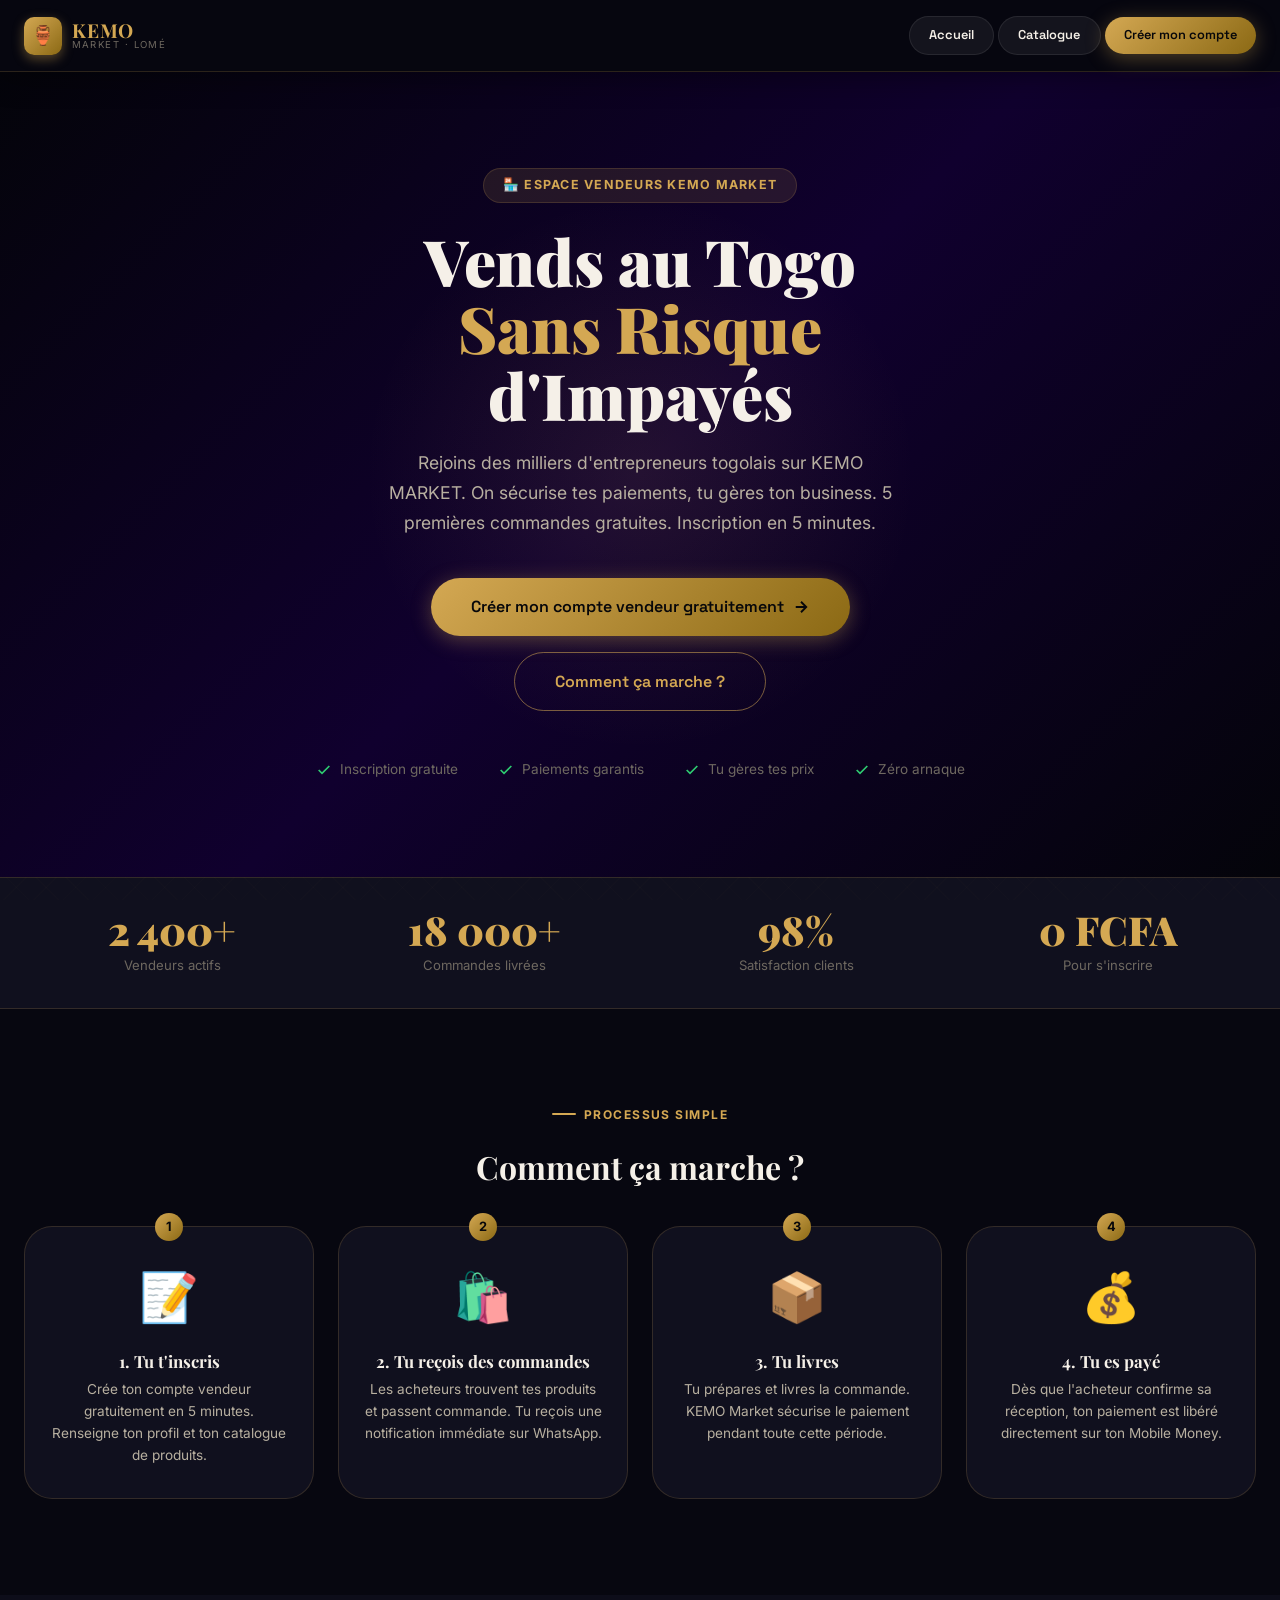
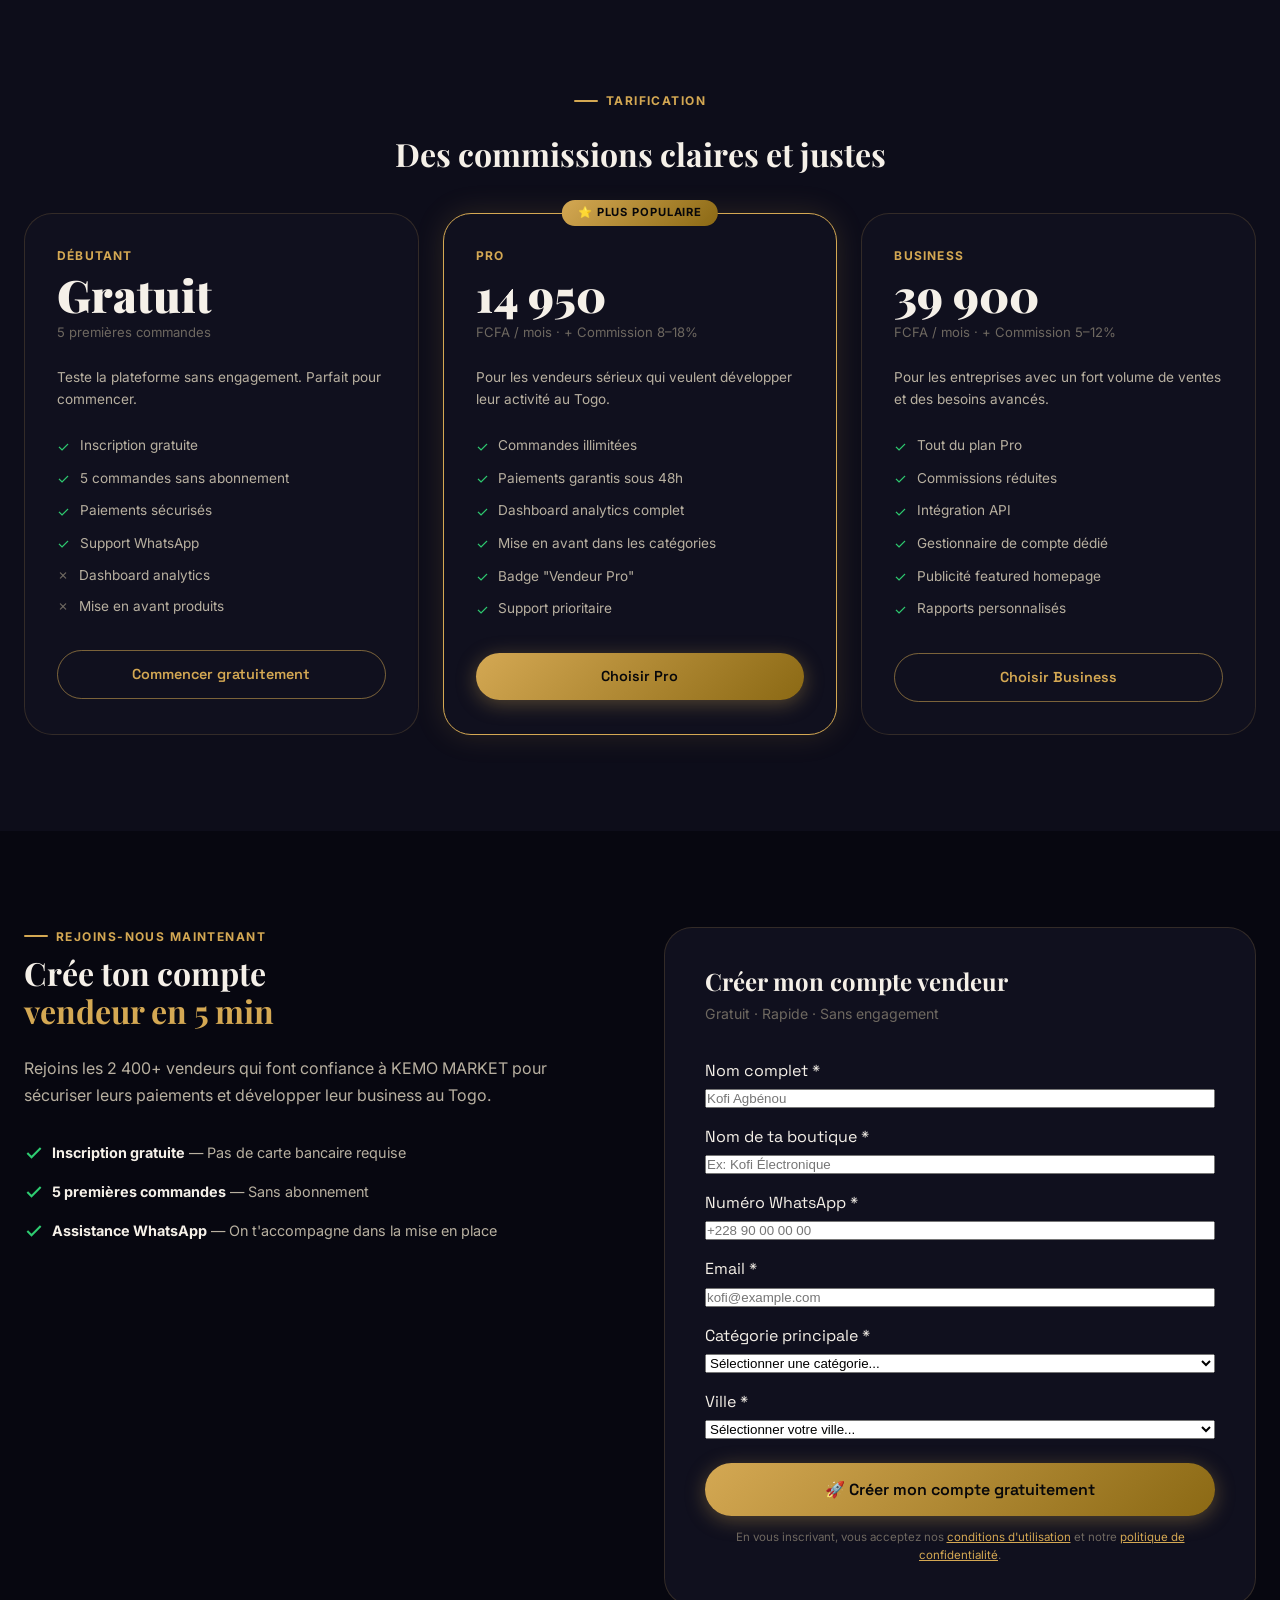
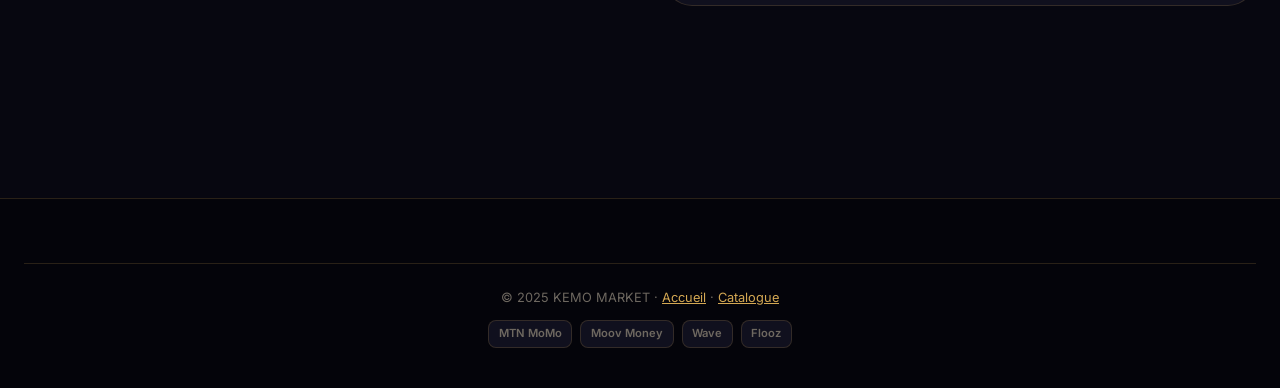
<file: vendeur.html>
<!DOCTYPE html>
<html lang="fr">
<head>
  <meta charset="UTF-8">
  <meta name="viewport" content="width=device-width, initial-scale=1.0">
  <title>Devenir Vendeur — KEMO MARKET</title>
  <meta name="description" content="Vendez vos produits sur KEMO MARKET au Togo. Inscription gratuite, paiements garantis, zéro impayé. Rejoignez nos 2400+ vendeurs actifs.">
  <link rel="preconnect" href="https://fonts.googleapis.com">
  <link rel="stylesheet" href="css/style.css">
  <style>
    /* ── VENDOR PAGE SPECIFIC ─────────────────────── */
    .vendor-hero {
      padding: var(--gap-2xl) 0;
      background: linear-gradient(135deg, var(--bg-void) 0%, #10002e 50%, var(--bg-void) 100%);
      text-align: center;
      position: relative;
      overflow: hidden;
    }

    .vendor-hero::before {
      content: '';
      position: absolute;
      width: 600px;
      height: 600px;
      background: radial-gradient(circle, rgba(212,168,83,0.1) 0%, transparent 65%);
      top: 50%; left: 50%;
      transform: translate(-50%,-50%);
      pointer-events: none;
    }

    .vendor-hero-content { position: relative; z-index: 1; max-width: 700px; margin: 0 auto; }

    .vendor-hero-eyebrow {
      display: inline-flex;
      align-items: center;
      gap: 0.5rem;
      background: var(--gold-glow);
      border: 1px solid var(--gold-border);
      padding: 0.4rem 1.2rem;
      border-radius: var(--radius-full);
      font-size: 0.78rem;
      font-weight: 700;
      color: var(--gold);
      letter-spacing: 0.1em;
      text-transform: uppercase;
      margin-bottom: 1.5rem;
    }

    .vendor-hero-title {
      font-size: clamp(2.5rem, 5vw, 4rem);
      font-weight: 900;
      line-height: 1.05;
      color: var(--text-primary);
      margin-bottom: 1.25rem;
    }

    .vendor-hero-sub {
      font-size: 1.1rem;
      color: var(--text-secondary);
      line-height: 1.7;
      max-width: 520px;
      margin: 0 auto 2.5rem;
    }

    .vendor-hero-ctas {
      display: flex;
      gap: 1rem;
      justify-content: center;
      flex-wrap: wrap;
      margin-bottom: 3rem;
    }

    .vendor-hero-guarantees {
      display: flex;
      gap: 2.5rem;
      justify-content: center;
      flex-wrap: wrap;
    }

    .vendor-guarantee {
      display: flex;
      align-items: center;
      gap: 0.5rem;
      font-size: 0.85rem;
      color: var(--text-muted);
    }
    .vendor-guarantee svg { color: var(--success); }

    /* Stats Bar */
    .stats-bar {
      background: var(--bg-card);
      border-top: 1px solid var(--gold-border);
      border-bottom: 1px solid var(--gold-border);
      padding: 2rem 0;
    }

    .stats-bar-inner {
      display: grid;
      grid-template-columns: repeat(4, 1fr);
      gap: 1rem;
      text-align: center;
    }

    .stat-item {}
    .stat-number {
      font-family: var(--font-display);
      font-size: 2.5rem;
      font-weight: 900;
      color: var(--gold);
      line-height: 1;
      margin-bottom: 0.3rem;
    }
    .stat-label { font-size: 0.82rem; color: var(--text-muted); }

    /* How it works */
    .how-section { padding: var(--gap-2xl) 0; }

    .how-grid {
      display: grid;
      grid-template-columns: repeat(auto-fit, minmax(220px, 1fr));
      gap: 1.5rem;
      counter-reset: how-counter;
    }

    .how-card {
      background: var(--bg-card);
      border: 1px solid var(--gold-border);
      border-radius: var(--radius-xl);
      padding: 2rem 1.5rem;
      text-align: center;
      position: relative;
      transition: var(--transition);
      counter-increment: how-counter;
    }

    .how-card::before {
      content: counter(how-counter);
      position: absolute;
      top: -14px;
      left: 50%;
      transform: translateX(-50%);
      width: 28px;
      height: 28px;
      background: linear-gradient(135deg, var(--gold), var(--gold-dark));
      border-radius: 50%;
      display: flex;
      align-items: center;
      justify-content: center;
      font-size: 0.8rem;
      font-weight: 700;
      color: #07070a;
      line-height: 28px;
    }

    .how-card:hover { border-color: var(--gold-border-active); transform: translateY(-4px); box-shadow: var(--shadow-gold); }

    .how-icon { font-size: 3rem; margin-bottom: 1rem; display: block; }
    .how-title { font-size: 1.05rem; font-weight: 700; margin-bottom: 0.5rem; color: var(--text-primary); }
    .how-desc { font-size: 0.85rem; color: var(--text-secondary); line-height: 1.6; }

    /* Pricing */
    .pricing-section { padding: var(--gap-2xl) 0; background: var(--bg-secondary); }

    .pricing-grid {
      display: grid;
      grid-template-columns: repeat(auto-fit, minmax(280px, 1fr));
      gap: 1.5rem;
      margin-top: var(--gap-lg);
    }

    .pricing-card {
      background: var(--bg-card);
      border: 1px solid var(--gold-border);
      border-radius: var(--radius-xl);
      padding: 2rem;
      position: relative;
      transition: var(--transition);
    }

    .pricing-card.featured {
      border-color: var(--gold);
      box-shadow: var(--shadow-gold);
    }

    .pricing-popular {
      position: absolute;
      top: -14px;
      left: 50%;
      transform: translateX(-50%);
      background: linear-gradient(135deg, var(--gold), var(--gold-dark));
      color: #07070a;
      font-size: 0.7rem;
      font-weight: 700;
      padding: 0.25rem 1rem;
      border-radius: var(--radius-full);
      text-transform: uppercase;
      letter-spacing: 0.08em;
      white-space: nowrap;
    }

    .pricing-plan { font-size: 0.75rem; font-weight: 700; color: var(--gold); text-transform: uppercase; letter-spacing: 0.1em; margin-bottom: 0.5rem; }
    .pricing-price {
      font-family: var(--font-display);
      font-size: 2.8rem;
      font-weight: 900;
      color: var(--text-primary);
      line-height: 1;
      margin-bottom: 0.25rem;
    }
    .pricing-unit { font-size: 0.82rem; color: var(--text-muted); margin-bottom: 1.5rem; }
    .pricing-desc { font-size: 0.85rem; color: var(--text-secondary); margin-bottom: 1.5rem; line-height: 1.6; }

    .pricing-features { list-style: none; display: flex; flex-direction: column; gap: 0.6rem; margin-bottom: 2rem; }
    .pricing-feature {
      display: flex;
      align-items: center;
      gap: 0.6rem;
      font-size: 0.85rem;
      color: var(--text-secondary);
    }
    .pricing-feature .check { color: var(--success); font-size: 0.9rem; }
    .pricing-feature .cross { color: var(--text-muted); }

    /* Register Form */
    .register-section { padding: var(--gap-2xl) 0; }

    .register-inner {
      display: grid;
      grid-template-columns: 1fr 1fr;
      gap: 3rem;
      align-items: start;
    }

    .register-form-card {
      background: var(--bg-card);
      border: 1px solid var(--gold-border);
      border-radius: var(--radius-xl);
      padding: 2.5rem;
    }

    .register-form-title { font-size: 1.5rem; font-weight: 700; color: var(--text-primary); margin-bottom: 0.5rem; }
    .register-form-sub { font-size: 0.88rem; color: var(--text-muted); margin-bottom: 2rem; }

    .form-field { display: flex; flex-direction: column; gap: 0.35rem; margin-bottom: 1rem; }

    @media (max-width: 900px) {
      .stats-bar-inner { grid-template-columns: repeat(2, 1fr); }
      .register-inner { grid-template-columns: 1fr; }
      .vendor-hero-guarantees { gap: 1.5rem; }
      .vendor-hero-title { font-size: 2.2rem; }
    }

    @media (max-width: 600px) {
      .stats-bar-inner { grid-template-columns: 1fr 1fr; }
      .vendor-hero-ctas { flex-direction: column; align-items: center; }
    }
  </style>
</head>
<body>

<!-- NAV -->
<header>
  <nav class="navbar" aria-label="Navigation principale">
    <div class="container navbar-inner">
      <a href="index.html" class="nav-logo">
        <div class="nav-logo-icon" aria-hidden="true">🏺</div>
        <div class="nav-logo-text">
          <span class="nav-logo-name">KEMO</span>
          <span class="nav-logo-sub">Market · Lomé</span>
        </div>
      </a>
      <nav class="nav-actions" style="margin-left:auto">
        <a href="index.html" class="btn btn-ghost btn-sm">Accueil</a>
        <a href="catalogue.html" class="btn btn-ghost btn-sm">Catalogue</a>
        <a href="#register-form" class="btn btn-gold btn-sm">Créer mon compte</a>
      </nav>
    </div>
  </nav>
</header>

<main id="main-content">

  <!-- HERO -->
  <section class="vendor-hero" aria-labelledby="vendor-hero-title">
    <div class="container vendor-hero-content">
      <div class="vendor-hero-eyebrow animate-on-scroll">
        🏪 Espace Vendeurs KEMO MARKET
      </div>
      <h1 class="vendor-hero-title animate-on-scroll" id="vendor-hero-title">
        Vends au Togo<br>
        <span style="color:var(--gold)">Sans Risque</span><br>
        d'Impayés
      </h1>
      <p class="vendor-hero-sub animate-on-scroll">
        Rejoins des milliers d'entrepreneurs togolais sur KEMO MARKET.
        On sécurise tes paiements, tu gères ton business.
        5 premières commandes gratuites. Inscription en 5 minutes.
      </p>
      <div class="vendor-hero-ctas animate-on-scroll">
        <a href="#register-form" class="btn btn-gold btn-lg">
          Créer mon compte vendeur gratuitement
          <svg width="18" height="18" viewBox="0 0 24 24" fill="none" stroke="currentColor" stroke-width="2.5" aria-hidden="true"><path d="M5 12h14M12 5l7 7-7 7"/></svg>
        </a>
        <a href="#how-it-works" class="btn btn-outline btn-lg">Comment ça marche ?</a>
      </div>
      <div class="vendor-hero-guarantees animate-on-scroll">
        <div class="vendor-guarantee">
          <svg width="16" height="16" viewBox="0 0 24 24" fill="none" stroke="currentColor" stroke-width="2.5" aria-hidden="true"><polyline points="20 6 9 17 4 12"/></svg>
          Inscription gratuite
        </div>
        <div class="vendor-guarantee">
          <svg width="16" height="16" viewBox="0 0 24 24" fill="none" stroke="currentColor" stroke-width="2.5" aria-hidden="true"><polyline points="20 6 9 17 4 12"/></svg>
          Paiements garantis
        </div>
        <div class="vendor-guarantee">
          <svg width="16" height="16" viewBox="0 0 24 24" fill="none" stroke="currentColor" stroke-width="2.5" aria-hidden="true"><polyline points="20 6 9 17 4 12"/></svg>
          Tu gères tes prix
        </div>
        <div class="vendor-guarantee">
          <svg width="16" height="16" viewBox="0 0 24 24" fill="none" stroke="currentColor" stroke-width="2.5" aria-hidden="true"><polyline points="20 6 9 17 4 12"/></svg>
          Zéro arnaque
        </div>
      </div>
    </div>
  </section>

  <!-- STATS -->
  <div class="stats-bar" aria-label="Chiffres clés de KEMO MARKET">
    <div class="container">
      <div class="stats-bar-inner" role="list">
        <div class="stat-item animate-on-scroll" role="listitem">
          <div class="stat-number">2 400+</div>
          <div class="stat-label">Vendeurs actifs</div>
        </div>
        <div class="stat-item animate-on-scroll" role="listitem">
          <div class="stat-number">18 000+</div>
          <div class="stat-label">Commandes livrées</div>
        </div>
        <div class="stat-item animate-on-scroll" role="listitem">
          <div class="stat-number">98%</div>
          <div class="stat-label">Satisfaction clients</div>
        </div>
        <div class="stat-item animate-on-scroll" role="listitem">
          <div class="stat-number">0 FCFA</div>
          <div class="stat-label">Pour s'inscrire</div>
        </div>
      </div>
    </div>
  </div>

  <!-- HOW IT WORKS -->
  <section class="how-section" id="how-it-works" aria-labelledby="how-title">
    <div class="container">
      <div class="section-header" style="justify-content:center;text-align:center;flex-direction:column;align-items:center">
        <p class="section-eyebrow">Processus simple</p>
        <h2 class="section-title" id="how-title">Comment ça marche ?</h2>
      </div>
      <div class="how-grid">
        <article class="how-card animate-on-scroll">
          <span class="how-icon" aria-hidden="true">📝</span>
          <h3 class="how-title">1. Tu t'inscris</h3>
          <p class="how-desc">Crée ton compte vendeur gratuitement en 5 minutes. Renseigne ton profil et ton catalogue de produits.</p>
        </article>
        <article class="how-card animate-on-scroll">
          <span class="how-icon" aria-hidden="true">🛍️</span>
          <h3 class="how-title">2. Tu reçois des commandes</h3>
          <p class="how-desc">Les acheteurs trouvent tes produits et passent commande. Tu reçois une notification immédiate sur WhatsApp.</p>
        </article>
        <article class="how-card animate-on-scroll">
          <span class="how-icon" aria-hidden="true">📦</span>
          <h3 class="how-title">3. Tu livres</h3>
          <p class="how-desc">Tu prépares et livres la commande. KEMO Market sécurise le paiement pendant toute cette période.</p>
        </article>
        <article class="how-card animate-on-scroll">
          <span class="how-icon" aria-hidden="true">💰</span>
          <h3 class="how-title">4. Tu es payé</h3>
          <p class="how-desc">Dès que l'acheteur confirme sa réception, ton paiement est libéré directement sur ton Mobile Money.</p>
        </article>
      </div>
    </div>
  </section>

  <!-- PRICING -->
  <section class="pricing-section" aria-labelledby="pricing-title">
    <div class="container">
      <div class="section-header" style="justify-content:center;text-align:center;flex-direction:column;align-items:center">
        <p class="section-eyebrow">Tarification</p>
        <h2 class="section-title" id="pricing-title">Des commissions claires et justes</h2>
      </div>

      <div class="pricing-grid">
        <article class="pricing-card animate-on-scroll">
          <p class="pricing-plan">Débutant</p>
          <div class="pricing-price">Gratuit</div>
          <p class="pricing-unit">5 premières commandes</p>
          <p class="pricing-desc">Teste la plateforme sans engagement. Parfait pour commencer.</p>
          <ul class="pricing-features">
            <li class="pricing-feature"><span class="check">✓</span> Inscription gratuite</li>
            <li class="pricing-feature"><span class="check">✓</span> 5 commandes sans abonnement</li>
            <li class="pricing-feature"><span class="check">✓</span> Paiements sécurisés</li>
            <li class="pricing-feature"><span class="check">✓</span> Support WhatsApp</li>
            <li class="pricing-feature"><span class="cross" style="color:var(--text-muted)">✗</span> Dashboard analytics</li>
            <li class="pricing-feature"><span class="cross" style="color:var(--text-muted)">✗</span> Mise en avant produits</li>
          </ul>
          <a href="#register-form" class="btn btn-outline btn-full">Commencer gratuitement</a>
        </article>

        <article class="pricing-card featured animate-on-scroll">
          <div class="pricing-popular">⭐ Plus populaire</div>
          <p class="pricing-plan">Pro</p>
          <div class="pricing-price">14 950</div>
          <p class="pricing-unit">FCFA / mois · + Commission 8–18%</p>
          <p class="pricing-desc">Pour les vendeurs sérieux qui veulent développer leur activité au Togo.</p>
          <ul class="pricing-features">
            <li class="pricing-feature"><span class="check">✓</span> Commandes illimitées</li>
            <li class="pricing-feature"><span class="check">✓</span> Paiements garantis sous 48h</li>
            <li class="pricing-feature"><span class="check">✓</span> Dashboard analytics complet</li>
            <li class="pricing-feature"><span class="check">✓</span> Mise en avant dans les catégories</li>
            <li class="pricing-feature"><span class="check">✓</span> Badge "Vendeur Pro"</li>
            <li class="pricing-feature"><span class="check">✓</span> Support prioritaire</li>
          </ul>
          <a href="#register-form" class="btn btn-gold btn-full">Choisir Pro</a>
        </article>

        <article class="pricing-card animate-on-scroll">
          <p class="pricing-plan">Business</p>
          <div class="pricing-price">39 900</div>
          <p class="pricing-unit">FCFA / mois · + Commission 5–12%</p>
          <p class="pricing-desc">Pour les entreprises avec un fort volume de ventes et des besoins avancés.</p>
          <ul class="pricing-features">
            <li class="pricing-feature"><span class="check">✓</span> Tout du plan Pro</li>
            <li class="pricing-feature"><span class="check">✓</span> Commissions réduites</li>
            <li class="pricing-feature"><span class="check">✓</span> Intégration API</li>
            <li class="pricing-feature"><span class="check">✓</span> Gestionnaire de compte dédié</li>
            <li class="pricing-feature"><span class="check">✓</span> Publicité featured homepage</li>
            <li class="pricing-feature"><span class="check">✓</span> Rapports personnalisés</li>
          </ul>
          <a href="#register-form" class="btn btn-outline btn-full">Choisir Business</a>
        </article>
      </div>
    </div>
  </section>

  <!-- REGISTER FORM -->
  <section class="register-section" id="register-form" aria-labelledby="register-title">
    <div class="container">
      <div class="register-inner">
        <div>
          <p class="section-eyebrow">Rejoins-nous maintenant</p>
          <h2 class="section-title" id="register-title">Crée ton compte<br><span style="color:var(--gold)">vendeur en 5 min</span></h2>
          <p style="color:var(--text-secondary);line-height:1.7;margin:1.5rem 0 2rem">
            Rejoins les 2 400+ vendeurs qui font confiance à KEMO MARKET pour sécuriser leurs paiements et développer leur business au Togo.
          </p>
          <div style="display:flex;flex-direction:column;gap:1rem">
            <div class="vendor-guarantee" style="font-size:0.9rem">
              <svg width="20" height="20" viewBox="0 0 24 24" fill="none" stroke="currentColor" stroke-width="2.5" aria-hidden="true"><polyline points="20 6 9 17 4 12"/></svg>
              <span style="color:var(--text-secondary)"><strong style="color:var(--text-primary)">Inscription gratuite</strong> — Pas de carte bancaire requise</span>
            </div>
            <div class="vendor-guarantee" style="font-size:0.9rem">
              <svg width="20" height="20" viewBox="0 0 24 24" fill="none" stroke="currentColor" stroke-width="2.5" aria-hidden="true"><polyline points="20 6 9 17 4 12"/></svg>
              <span style="color:var(--text-secondary)"><strong style="color:var(--text-primary)">5 premières commandes</strong> — Sans abonnement</span>
            </div>
            <div class="vendor-guarantee" style="font-size:0.9rem">
              <svg width="20" height="20" viewBox="0 0 24 24" fill="none" stroke="currentColor" stroke-width="2.5" aria-hidden="true"><polyline points="20 6 9 17 4 12"/></svg>
              <span style="color:var(--text-secondary)"><strong style="color:var(--text-primary)">Assistance WhatsApp</strong> — On t'accompagne dans la mise en place</span>
            </div>
          </div>
        </div>

        <div class="register-form-card">
          <h3 class="register-form-title">Créer mon compte vendeur</h3>
          <p class="register-form-sub">Gratuit · Rapide · Sans engagement</p>

          <form id="vendor-form" novalidate>
            <div class="form-field">
              <label class="form-label" for="v-name">Nom complet *</label>
              <input type="text" id="v-name" class="form-input" placeholder="Kofi Agbénou" required autocomplete="name">
            </div>
            <div class="form-field">
              <label class="form-label" for="v-shop">Nom de ta boutique *</label>
              <input type="text" id="v-shop" class="form-input" placeholder="Ex: Kofi Électronique" required>
            </div>
            <div class="form-field">
              <label class="form-label" for="v-phone">Numéro WhatsApp *</label>
              <input type="tel" id="v-phone" class="form-input" placeholder="+228 90 00 00 00" required autocomplete="tel">
            </div>
            <div class="form-field">
              <label class="form-label" for="v-email">Email *</label>
              <input type="email" id="v-email" class="form-input" placeholder="kofi@example.com" required autocomplete="email">
            </div>
            <div class="form-field">
              <label class="form-label" for="v-category">Catégorie principale *</label>
              <select id="v-category" class="form-select" required aria-label="Catégorie principale de vos produits">
                <option value="">Sélectionner une catégorie...</option>
                <option>Mode & Vêtements</option>
                <option>Électronique & High-Tech</option>
                <option>Beauté & Cosmétiques</option>
                <option>Maison & Décoration</option>
                <option>Alimentation & Boissons</option>
                <option>Artisanat & Art</option>
                <option>Sport & Loisirs</option>
                <option>Autre</option>
              </select>
            </div>
            <div class="form-field">
              <label class="form-label" for="v-city">Ville *</label>
              <select id="v-city" class="form-select" required aria-label="Votre ville">
                <option value="">Sélectionner votre ville...</option>
                <option>Lomé</option>
                <option>Kara</option>
                <option>Sokodé</option>
                <option>Kpalimé</option>
                <option>Atakpamé</option>
                <option>Dapaong</option>
                <option>Autre</option>
              </select>
            </div>
            <button type="submit" class="btn btn-gold btn-full btn-lg" style="margin-top:0.5rem">
              🚀 Créer mon compte gratuitement
            </button>
            <p style="font-size:0.72rem;color:var(--text-muted);text-align:center;margin-top:0.75rem">
              En vous inscrivant, vous acceptez nos <a href="#" style="color:var(--gold)">conditions d'utilisation</a> et notre <a href="#" style="color:var(--gold)">politique de confidentialité</a>.
            </p>
          </form>
        </div>
      </div>
    </div>
  </section>

</main>

<!-- FOOTER -->
<footer class="footer" role="contentinfo">
  <div class="container">
    <div class="footer-bottom" style="justify-content:center;flex-direction:column;text-align:center;gap:0.75rem">
      <p class="footer-copy">© 2025 KEMO MARKET · <a href="index.html" style="color:var(--gold)">Accueil</a> · <a href="catalogue.html" style="color:var(--gold)">Catalogue</a></p>
      <div class="footer-payments">
        <span class="payment-badge">MTN MoMo</span>
        <span class="payment-badge">Moov Money</span>
        <span class="payment-badge">Wave</span>
        <span class="payment-badge">Flooz</span>
      </div>
    </div>
  </div>
</footer>

<script src="js/products-data.js"></script>
<script src="js/main.js"></script>
<script>
document.getElementById('vendor-form').addEventListener('submit', (e) => {
  e.preventDefault();
  const btn = e.target.querySelector('button[type="submit"]');
  btn.textContent = '⏳ Création en cours...';
  btn.disabled = true;

  setTimeout(() => {
    e.target.innerHTML = `
      <div style="text-align:center;padding:2rem 0">
        <div style="font-size:4rem;margin-bottom:1rem">🎉</div>
        <h3 style="color:var(--gold);font-size:1.4rem;margin-bottom:0.75rem">Compte créé avec succès !</h3>
        <p style="color:var(--text-secondary);font-size:0.88rem;line-height:1.7;max-width:300px;margin:0 auto 1.5rem">
          Bienvenue sur KEMO MARKET ! Notre équipe va vous contacter sur WhatsApp dans les 24h pour finaliser votre configuration.
        </p>
        <a href="index.html" class="btn btn-gold">Découvrir la plateforme</a>
      </div>`;
  }, 2000);
});
</script>
</body>
</html>
</file>
<file: css/style.css>
/* ============================================================
   KEMO MARKET — Design System Afro-Luxe
   Marketplace Premium — Lomé, Togo
   ============================================================ */

/* ── Google Fonts ─────────────────────────────────────────── */
@import url('https://fonts.googleapis.com/css2?family=Playfair+Display:wght@400;600;700;900&family=Inter:wght@300;400;500;600;700&family=Space+Grotesk:wght@400;500;600;700&display=swap');

/* ── CSS Variables ────────────────────────────────────────── */
:root {
  /* Colors */
  --bg-void: #04040a;
  --bg-primary: #070710;
  --bg-secondary: #0d0d1a;
  --bg-card: #10101e;
  --bg-card-hover: #141428;
  --bg-glass: rgba(16, 16, 30, 0.85);
  --bg-surface: #1a1a30;

  /* Gold Palette */
  --gold: #D4A853;
  --gold-light: #F0C860;
  --gold-lighter: #FBE5A5;
  --gold-dark: #8B6914;
  --gold-glow: rgba(212, 168, 83, 0.12);
  --gold-glow-strong: rgba(212, 168, 83, 0.25);
  --gold-border: rgba(212, 168, 83, 0.18);
  --gold-border-active: rgba(212, 168, 83, 0.55);

  /* Text */
  --text-primary: #F5F0E8;
  --text-secondary: #B8B0A0;
  --text-muted: #6E6860;
  --text-gold: #D4A853;

  /* Status */
  --success: #2ECC71;
  --success-bg: rgba(46, 204, 113, 0.1);
  --danger: #E74C3C;
  --danger-bg: rgba(231, 76, 60, 0.1);
  --warning: #F39C12;
  --info: #3498DB;

  /* Shadows */
  --shadow-sm: 0 2px 8px rgba(0,0,0,0.4);
  --shadow-md: 0 8px 24px rgba(0,0,0,0.5);
  --shadow-lg: 0 20px 60px rgba(0,0,0,0.6);
  --shadow-gold: 0 0 30px rgba(212, 168, 83, 0.15);
  --shadow-gold-strong: 0 0 50px rgba(212, 168, 83, 0.3);

  /* Typography */
  --font-display: 'Playfair Display', Georgia, serif;
  --font-body: 'Inter', -apple-system, sans-serif;
  --font-ui: 'Space Grotesk', 'Inter', sans-serif;

  /* Spacing */
  --gap-xs: 0.5rem;
  --gap-sm: 1rem;
  --gap-md: 1.5rem;
  --gap-lg: 2.5rem;
  --gap-xl: 4rem;
  --gap-2xl: 6rem;

  /* Radius */
  --radius-sm: 8px;
  --radius-md: 14px;
  --radius-lg: 20px;
  --radius-xl: 28px;
  --radius-full: 9999px;

  /* Transitions */
  --transition: all 0.3s cubic-bezier(0.4, 0, 0.2, 1);
  --transition-fast: all 0.15s ease;
  --transition-slow: all 0.5s cubic-bezier(0.4, 0, 0.2, 1);

  /* Layout */
  --nav-height: 72px;
  --container: 1320px;
  --sidebar-width: 260px;
}

/* ── Reset & Base ─────────────────────────────────────────── */
*, *::before, *::after {
  margin: 0; padding: 0;
  box-sizing: border-box;
}

html {
  scroll-behavior: smooth;
  font-size: 16px;
  -webkit-text-size-adjust: 100%;
}

body {
  background-color: var(--bg-primary);
  color: var(--text-primary);
  font-family: var(--font-body);
  line-height: 1.6;
  overflow-x: hidden;
  min-height: 100vh;
}

/* African kente texture overlay */
body::before {
  content: '';
  position: fixed;
  inset: 0;
  background-image:
    repeating-linear-gradient(
      45deg,
      transparent,
      transparent 20px,
      rgba(212, 168, 83, 0.015) 20px,
      rgba(212, 168, 83, 0.015) 21px
    ),
    repeating-linear-gradient(
      -45deg,
      transparent,
      transparent 20px,
      rgba(212, 168, 83, 0.015) 20px,
      rgba(212, 168, 83, 0.015) 21px
    );
  pointer-events: none;
  z-index: 0;
}

/* ── Typography ───────────────────────────────────────────── */
h1, h2, h3 { font-family: var(--font-display); line-height: 1.15; }
h4, h5, h6, button, label, .nav-link { font-family: var(--font-ui); }

.text-gold { color: var(--gold); }
.text-muted { color: var(--text-secondary); }
.text-sm { font-size: 0.875rem; }
.text-xs { font-size: 0.75rem; }
.text-lg { font-size: 1.125rem; }

/* ── Container ────────────────────────────────────────────── */
.container {
  max-width: var(--container);
  margin: 0 auto;
  padding: 0 1.5rem;
  position: relative;
  z-index: 1;
}

/* ── Buttons ──────────────────────────────────────────────── */
.btn {
  display: inline-flex;
  align-items: center;
  gap: 0.5rem;
  padding: 0.75rem 1.75rem;
  border: none;
  border-radius: var(--radius-full);
  font-family: var(--font-ui);
  font-size: 0.9rem;
  font-weight: 600;
  cursor: pointer;
  transition: var(--transition);
  text-decoration: none;
  white-space: nowrap;
  position: relative;
  overflow: hidden;
}

.btn::after {
  content: '';
  position: absolute;
  inset: 0;
  background: linear-gradient(135deg, rgba(255,255,255,0.1) 0%, transparent 60%);
  opacity: 0;
  transition: var(--transition);
}
.btn:hover::after { opacity: 1; }

.btn-gold {
  background: linear-gradient(135deg, var(--gold) 0%, var(--gold-dark) 100%);
  color: #07070a;
  box-shadow: 0 4px 20px rgba(212, 168, 83, 0.35);
}
.btn-gold:hover {
  transform: translateY(-2px);
  box-shadow: 0 8px 30px rgba(212, 168, 83, 0.5);
}

.btn-outline {
  background: transparent;
  border: 1.5px solid var(--gold-border-active);
  color: var(--gold);
}
.btn-outline:hover {
  background: var(--gold-glow);
  border-color: var(--gold);
  transform: translateY(-2px);
}

.btn-ghost {
  background: rgba(255,255,255,0.06);
  color: var(--text-primary);
  border: 1px solid rgba(255,255,255,0.08);
}
.btn-ghost:hover { background: rgba(255,255,255,0.12); }

.btn-sm { padding: 0.5rem 1.2rem; font-size: 0.8rem; }
.btn-lg { padding: 1rem 2.5rem; font-size: 1rem; }
.btn-full { width: 100%; justify-content: center; }

/* ── NAVBAR ───────────────────────────────────────────────── */
.navbar {
  position: sticky;
  top: 0;
  z-index: 1000;
  height: var(--nav-height);
  background: rgba(7, 7, 16, 0.92);
  backdrop-filter: blur(24px);
  -webkit-backdrop-filter: blur(24px);
  border-bottom: 1px solid var(--gold-border);
  box-shadow: 0 4px 30px rgba(0,0,0,0.4);
}

.navbar-inner {
  display: flex;
  align-items: center;
  gap: 1.5rem;
  height: 100%;
}

/* Logo */
.nav-logo {
  display: flex;
  align-items: center;
  gap: 0.6rem;
  text-decoration: none;
  flex-shrink: 0;
}

.nav-logo-icon {
  width: 38px;
  height: 38px;
  background: linear-gradient(135deg, var(--gold) 0%, var(--gold-dark) 100%);
  border-radius: 10px;
  display: flex;
  align-items: center;
  justify-content: center;
  font-size: 1.2rem;
  box-shadow: 0 4px 12px rgba(212, 168, 83, 0.4);
  flex-shrink: 0;
}

.nav-logo-text {
  display: flex;
  flex-direction: column;
  line-height: 1;
}

.nav-logo-name {
  font-family: var(--font-display);
  font-weight: 700;
  font-size: 1.2rem;
  color: var(--gold);
  letter-spacing: 0.05em;
}

.nav-logo-sub {
  font-size: 0.6rem;
  color: var(--text-muted);
  letter-spacing: 0.15em;
  text-transform: uppercase;
}

/* Search */
.nav-search {
  flex: 1;
  max-width: 520px;
  position: relative;
}

.nav-search input {
  width: 100%;
  height: 44px;
  background: var(--bg-card);
  border: 1.5px solid var(--gold-border);
  border-radius: var(--radius-full);
  padding: 0 3rem 0 1.25rem;
  color: var(--text-primary);
  font-family: var(--font-body);
  font-size: 0.9rem;
  transition: var(--transition);
  outline: none;
}

.nav-search input:focus {
  border-color: var(--gold-border-active);
  background: var(--bg-card-hover);
  box-shadow: 0 0 0 3px var(--gold-glow);
}

.nav-search input::placeholder { color: var(--text-muted); }

.nav-search-btn {
  position: absolute;
  right: 8px;
  top: 50%;
  transform: translateY(-50%);
  width: 32px;
  height: 32px;
  background: linear-gradient(135deg, var(--gold) 0%, var(--gold-dark) 100%);
  border: none;
  border-radius: var(--radius-full);
  display: flex;
  align-items: center;
  justify-content: center;
  cursor: pointer;
  color: #07070a;
  transition: var(--transition);
}
.nav-search-btn:hover { transform: translateY(-50%) scale(1.1); }

/* Nav Actions */
.nav-actions {
  display: flex;
  align-items: center;
  gap: 0.25rem;
  margin-left: auto;
}

.nav-action-btn {
  position: relative;
  display: flex;
  align-items: center;
  justify-content: center;
  width: 44px;
  height: 44px;
  background: transparent;
  border: 1px solid transparent;
  border-radius: var(--radius-md);
  color: var(--text-secondary);
  cursor: pointer;
  transition: var(--transition);
  text-decoration: none;
}

.nav-action-btn:hover {
  background: var(--gold-glow);
  border-color: var(--gold-border);
  color: var(--gold);
}

.cart-count {
  position: absolute;
  top: 6px;
  right: 6px;
  min-width: 18px;
  height: 18px;
  background: var(--gold);
  color: #07070a;
  border-radius: var(--radius-full);
  font-size: 0.65rem;
  font-weight: 700;
  display: flex;
  align-items: center;
  justify-content: center;
  padding: 0 3px;
}

.nav-cta {
  margin-left: 0.5rem;
  height: 40px;
  padding: 0 1.25rem;
  border-radius: var(--radius-full);
  font-size: 0.85rem;
}

/* ── TOPBAR (Promo) ───────────────────────────────────────── */
.topbar {
  background: linear-gradient(90deg, var(--gold-dark) 0%, var(--gold) 50%, var(--gold-dark) 100%);
  padding: 0.5rem 0;
  text-align: center;
  position: relative;
  z-index: 1001;
}

.topbar-text {
  font-family: var(--font-ui);
  font-size: 0.8rem;
  font-weight: 600;
  color: #07070a;
  letter-spacing: 0.05em;
}

.topbar-close {
  position: absolute;
  right: 1rem;
  top: 50%;
  transform: translateY(-50%);
  background: none;
  border: none;
  cursor: pointer;
  color: rgba(7,7,10,0.6);
  font-size: 1rem;
}

/* ── HERO SECTION ─────────────────────────────────────────── */
.hero {
  min-height: calc(100vh - var(--nav-height));
  display: grid;
  grid-template-columns: 1fr 1fr;
  gap: 0;
  position: relative;
  overflow: hidden;
}

.hero-left {
  display: flex;
  flex-direction: column;
  justify-content: center;
  padding: var(--gap-xl) var(--gap-lg) var(--gap-xl) calc((100vw - var(--container)) / 2 + 1.5rem);
  background: linear-gradient(135deg, var(--bg-void) 0%, var(--bg-secondary) 100%);
  position: relative;
  z-index: 2;
}

.hero-left::after {
  content: '';
  position: absolute;
  right: -80px;
  top: 0;
  bottom: 0;
  width: 160px;
  background: linear-gradient(135deg, var(--bg-void) 0%, var(--bg-secondary) 100%);
  transform: skewX(-6deg);
  z-index: 1;
}

.hero-badge {
  display: inline-flex;
  align-items: center;
  gap: 0.5rem;
  background: var(--gold-glow);
  border: 1px solid var(--gold-border);
  border-radius: var(--radius-full);
  padding: 0.4rem 1rem;
  font-size: 0.75rem;
  font-weight: 600;
  color: var(--gold);
  letter-spacing: 0.08em;
  text-transform: uppercase;
  width: fit-content;
  margin-bottom: 1.5rem;
}

.hero-badge .pulse-dot {
  width: 8px;
  height: 8px;
  background: var(--gold);
  border-radius: 50%;
  animation: pulse 2s infinite;
}

.hero-title {
  font-size: clamp(2.5rem, 4vw, 4rem);
  font-weight: 900;
  line-height: 1.05;
  margin-bottom: 1.5rem;
  color: var(--text-primary);
}

.hero-title .highlight {
  background: linear-gradient(135deg, var(--gold-light) 0%, var(--gold) 50%, var(--gold-dark) 100%);
  -webkit-background-clip: text;
  -webkit-text-fill-color: transparent;
  background-clip: text;
}

.hero-sub {
  font-size: 1.05rem;
  color: var(--text-secondary);
  line-height: 1.7;
  max-width: 440px;
  margin-bottom: 2rem;
}

.hero-ctas {
  display: flex;
  gap: 1rem;
  flex-wrap: wrap;
  margin-bottom: 2.5rem;
}

.hero-trust {
  display: flex;
  gap: 1.5rem;
  flex-wrap: wrap;
}

.trust-item {
  display: flex;
  align-items: center;
  gap: 0.5rem;
  font-size: 0.8rem;
  color: var(--text-muted);
}

.trust-item svg { color: var(--gold); flex-shrink: 0; }

.hero-right {
  position: relative;
  background: linear-gradient(135deg, var(--bg-secondary) 0%, #150a2e 100%);
  display: flex;
  align-items: center;
  justify-content: center;
  overflow: hidden;
  padding: 3rem;
}

.hero-right::before {
  content: '';
  position: absolute;
  width: 400px;
  height: 400px;
  background: radial-gradient(circle, rgba(212, 168, 83, 0.12) 0%, transparent 70%);
  border-radius: 50%;
  top: 50%;
  left: 50%;
  transform: translate(-50%, -50%);
}

.hero-products-showcase {
  display: grid;
  grid-template-columns: 1fr 1fr;
  gap: 1rem;
  max-width: 400px;
  width: 100%;
  position: relative;
  z-index: 2;
}

.hero-product-card {
  background: var(--bg-glass);
  border: 1px solid var(--gold-border);
  border-radius: var(--radius-lg);
  padding: 1.25rem;
  backdrop-filter: blur(12px);
  transition: var(--transition);
  text-align: center;
  cursor: pointer;
  text-decoration: none;
  color: var(--text-primary);
  display: block;
}

.hero-product-card:hover {
  border-color: var(--gold-border-active);
  transform: translateY(-4px);
  box-shadow: var(--shadow-gold);
}

.hero-product-card.featured {
  grid-column: span 2;
  display: flex;
  align-items: center;
  gap: 1rem;
  text-align: left;
}

.hero-product-emoji { font-size: 2.5rem; margin-bottom: 0.75rem; }
.hero-product-card.featured .hero-product-emoji { font-size: 3rem; margin-bottom: 0; }

.hero-product-name { font-size: 0.8rem; font-weight: 600; color: var(--text-primary); margin-bottom: 0.25rem; }
.hero-product-price { font-size: 0.9rem; font-weight: 700; color: var(--gold); }

.hero-badge-promo {
  display: inline-block;
  background: var(--danger);
  color: white;
  font-size: 0.65rem;
  font-weight: 700;
  padding: 0.15rem 0.5rem;
  border-radius: var(--radius-full);
  margin-bottom: 0.5rem;
}

/* ── SECTION HEADER ───────────────────────────────────────── */
.section-header {
  display: flex;
  align-items: flex-end;
  justify-content: space-between;
  margin-bottom: var(--gap-lg);
  gap: 1rem;
}

.section-eyebrow {
  display: flex;
  align-items: center;
  gap: 0.5rem;
  font-size: 0.75rem;
  font-weight: 700;
  color: var(--gold);
  letter-spacing: 0.12em;
  text-transform: uppercase;
  margin-bottom: 0.5rem;
}

.section-eyebrow::before {
  content: '';
  width: 24px;
  height: 2px;
  background: var(--gold);
  border-radius: 1px;
}

.section-title {
  font-size: clamp(1.6rem, 2.5vw, 2.2rem);
  font-weight: 700;
  color: var(--text-primary);
  line-height: 1.2;
}

/* ── TRUST BAR ────────────────────────────────────────────── */
.trust-bar {
  background: var(--bg-card);
  border-top: 1px solid var(--gold-border);
  border-bottom: 1px solid var(--gold-border);
  padding: 1rem 0;
}

.trust-bar-inner {
  display: flex;
  align-items: center;
  justify-content: center;
  gap: 2rem;
  flex-wrap: wrap;
}

.trust-bar-item {
  display: flex;
  align-items: center;
  gap: 0.6rem;
  font-size: 0.82rem;
  font-weight: 500;
  color: var(--text-secondary);
  white-space: nowrap;
}

.trust-bar-item svg { color: var(--gold); }

/* ── CATEGORIES SCROLL ────────────────────────────────────── */
.categories-section { padding: var(--gap-xl) 0; }

.categories-grid {
  display: grid;
  grid-template-columns: repeat(auto-fit, minmax(140px, 1fr));
  gap: 1rem;
}

.category-card {
  background: var(--bg-card);
  border: 1px solid var(--gold-border);
  border-radius: var(--radius-lg);
  padding: 1.5rem 1rem;
  text-align: center;
  text-decoration: none;
  color: var(--text-primary);
  transition: var(--transition);
  position: relative;
  overflow: hidden;
  cursor: pointer;
}

.category-card::before {
  content: '';
  position: absolute;
  inset: 0;
  background: linear-gradient(135deg, var(--gold-glow) 0%, transparent 100%);
  opacity: 0;
  transition: var(--transition);
}

.category-card:hover {
  border-color: var(--gold-border-active);
  transform: translateY(-4px);
  box-shadow: var(--shadow-gold);
}

.category-card:hover::before { opacity: 1; }

.category-icon { font-size: 2.2rem; margin-bottom: 0.75rem; display: block; }
.category-name { font-weight: 600; font-size: 0.85rem; color: var(--text-primary); margin-bottom: 0.25rem; }
.category-count { font-size: 0.72rem; color: var(--text-muted); }

/* ── PRODUCT CARD ─────────────────────────────────────────── */
.products-grid {
  display: grid;
  grid-template-columns: repeat(auto-fill, minmax(240px, 1fr));
  gap: 1.25rem;
}

.product-card {
  background: var(--bg-card);
  border: 1px solid var(--gold-border);
  border-radius: var(--radius-lg);
  overflow: hidden;
  transition: var(--transition);
  position: relative;
  display: flex;
  flex-direction: column;
  text-decoration: none;
  color: var(--text-primary);
}

.product-card:hover {
  border-color: var(--gold-border-active);
  transform: translateY(-6px);
  box-shadow: var(--shadow-lg), var(--shadow-gold);
}

.product-card-media {
  height: 200px;
  background: var(--bg-surface);
  display: flex;
  align-items: center;
  justify-content: center;
  font-size: 5rem;
  position: relative;
  overflow: hidden;
  border-bottom: 1px solid var(--gold-border);
}

.product-card-media::after {
  content: '';
  position: absolute;
  inset: 0;
  background: linear-gradient(to bottom, transparent 60%, rgba(7,7,10,0.4) 100%);
}

.product-badge {
  position: absolute;
  top: 10px;
  left: 10px;
  padding: 0.25rem 0.65rem;
  border-radius: var(--radius-full);
  font-size: 0.65rem;
  font-weight: 700;
  letter-spacing: 0.05em;
  text-transform: uppercase;
  z-index: 2;
}

.badge-gold { background: var(--gold); color: #07070a; }
.badge-red { background: var(--danger); color: white; }
.badge-green { background: var(--success); color: white; }
.badge-rose { background: #e91e8c; color: white; }

.product-wishlist {
  position: absolute;
  top: 10px;
  right: 10px;
  width: 34px;
  height: 34px;
  background: var(--bg-glass);
  border: 1px solid var(--gold-border);
  border-radius: var(--radius-full);
  display: flex;
  align-items: center;
  justify-content: center;
  cursor: pointer;
  transition: var(--transition);
  z-index: 2;
  backdrop-filter: blur(8px);
  font-size: 0.85rem;
}

.product-wishlist:hover,
.product-wishlist.active { border-color: #e91e8c; color: #e91e8c; }

.product-card-body { padding: 1rem; flex: 1; display: flex; flex-direction: column; }

.product-seller {
  font-size: 0.7rem;
  color: var(--gold);
  font-weight: 500;
  display: flex;
  align-items: center;
  gap: 0.3rem;
  margin-bottom: 0.35rem;
}

.product-name {
  font-size: 0.92rem;
  font-weight: 600;
  color: var(--text-primary);
  margin-bottom: 0.5rem;
  line-height: 1.35;
  display: -webkit-box;
  -webkit-line-clamp: 2;
  -webkit-box-orient: vertical;
  overflow: hidden;
}

.product-rating {
  display: flex;
  align-items: center;
  gap: 0.4rem;
  margin-bottom: 0.75rem;
}

.stars { color: var(--gold); font-size: 0.75rem; letter-spacing: 0.05em; }
.rating-value { font-size: 0.78rem; font-weight: 600; color: var(--text-primary); }
.rating-count { font-size: 0.72rem; color: var(--text-muted); }

.product-price-block {
  display: flex;
  align-items: center;
  gap: 0.5rem;
  flex-wrap: wrap;
  margin-bottom: 0.75rem;
  margin-top: auto;
}

.product-price {
  font-size: 1.1rem;
  font-weight: 700;
  color: var(--gold);
  font-family: var(--font-ui);
}

.product-price-orig {
  font-size: 0.82rem;
  color: var(--text-muted);
  text-decoration: line-through;
}

.product-discount {
  font-size: 0.72rem;
  font-weight: 700;
  color: var(--danger);
  background: var(--danger-bg);
  padding: 0.1rem 0.4rem;
  border-radius: var(--radius-full);
}

.product-card-footer {
  padding: 0.75rem 1rem;
  border-top: 1px solid var(--gold-border);
  display: flex;
  gap: 0.5rem;
}

.btn-add-cart {
  flex: 1;
  height: 38px;
  background: linear-gradient(135deg, var(--gold) 0%, var(--gold-dark) 100%);
  border: none;
  border-radius: var(--radius-full);
  color: #07070a;
  font-family: var(--font-ui);
  font-size: 0.8rem;
  font-weight: 700;
  cursor: pointer;
  transition: var(--transition);
  display: flex;
  align-items: center;
  justify-content: center;
  gap: 0.4rem;
}

.btn-add-cart:hover {
  transform: scale(1.03);
  box-shadow: 0 4px 16px rgba(212, 168, 83, 0.4);
}

/* ── FLASH DEALS ──────────────────────────────────────────── */
.flash-section {
  padding: var(--gap-xl) 0;
  background: var(--bg-secondary);
  position: relative;
  overflow: hidden;
}

.flash-section::before {
  content: '';
  position: absolute;
  top: -200px;
  right: -200px;
  width: 500px;
  height: 500px;
  background: radial-gradient(circle, rgba(212, 168, 83, 0.08) 0%, transparent 70%);
  pointer-events: none;
}

.flash-timer {
  display: flex;
  align-items: center;
  gap: 0.5rem;
  margin-bottom: var(--gap-lg);
}

.flash-timer-label {
  font-size: 0.8rem;
  color: var(--text-muted);
  font-weight: 500;
  margin-right: 0.5rem;
}

.timer-block {
  display: flex;
  flex-direction: column;
  align-items: center;
  background: var(--bg-card);
  border: 1px solid var(--gold-border);
  border-radius: var(--radius-sm);
  padding: 0.4rem 0.75rem;
  min-width: 52px;
}

.timer-number {
  font-family: var(--font-ui);
  font-size: 1.2rem;
  font-weight: 700;
  color: var(--gold);
  line-height: 1;
}

.timer-label { font-size: 0.55rem; color: var(--text-muted); text-transform: uppercase; margin-top: 2px; }
.timer-sep { font-size: 1.2rem; color: var(--gold); font-weight: 700; margin-top: -8px; }

/* ── SECTION VENDEUR TEASER ───────────────────────────────── */
.seller-teaser {
  padding: var(--gap-2xl) 0;
  position: relative;
}

.seller-teaser-inner {
  background: linear-gradient(135deg, var(--bg-secondary) 0%, #150a2e 50%, var(--bg-secondary) 100%);
  border: 1px solid var(--gold-border);
  border-radius: var(--radius-xl);
  padding: var(--gap-xl);
  display: grid;
  grid-template-columns: 1fr 1fr;
  gap: var(--gap-xl);
  align-items: center;
  position: relative;
  overflow: hidden;
}

.seller-teaser-inner::before {
  content: '';
  position: absolute;
  width: 500px;
  height: 500px;
  background: radial-gradient(circle, rgba(212, 168, 83, 0.06) 0%, transparent 70%);
  top: 50%;
  right: 0;
  transform: translateY(-50%);
  pointer-events: none;
}

.seller-teaser-title {
  font-size: clamp(1.8rem, 3vw, 2.8rem);
  font-weight: 900;
  line-height: 1.1;
  color: var(--text-primary);
  margin-bottom: 1rem;
}

.seller-teaser-text {
  color: var(--text-secondary);
  line-height: 1.7;
  margin-bottom: 2rem;
}

.seller-stats {
  display: grid;
  grid-template-columns: 1fr 1fr;
  gap: 1rem;
}

.seller-stat {
  background: var(--bg-glass);
  border: 1px solid var(--gold-border);
  border-radius: var(--radius-md);
  padding: 1.25rem;
  text-align: center;
  backdrop-filter: blur(8px);
}

.seller-stat-number {
  font-size: 2rem;
  font-weight: 900;
  color: var(--gold);
  font-family: var(--font-display);
  line-height: 1;
  margin-bottom: 0.35rem;
}

.seller-stat-label { font-size: 0.78rem; color: var(--text-muted); }

/* ── TESTIMONIALS ─────────────────────────────────────────── */
.testimonials-section { padding: var(--gap-2xl) 0; }

.testimonials-grid {
  display: grid;
  grid-template-columns: repeat(auto-fit, minmax(280px, 1fr));
  gap: 1.25rem;
}

.testimonial-card {
  background: var(--bg-card);
  border: 1px solid var(--gold-border);
  border-radius: var(--radius-lg);
  padding: 1.5rem;
  transition: var(--transition);
  position: relative;
}

.testimonial-card::before {
  content: '"';
  position: absolute;
  top: 1rem;
  right: 1.5rem;
  font-family: var(--font-display);
  font-size: 5rem;
  color: var(--gold-border);
  line-height: 1;
}

.testimonial-card:hover { border-color: var(--gold-border-active); }

.testimonial-stars { color: var(--gold); font-size: 0.85rem; margin-bottom: 0.75rem; }

.testimonial-text {
  font-size: 0.9rem;
  color: var(--text-secondary);
  line-height: 1.7;
  margin-bottom: 1.25rem;
}

.testimonial-author { display: flex; align-items: center; gap: 0.75rem; }

.testimonial-avatar {
  width: 42px;
  height: 42px;
  border-radius: 50%;
  background: linear-gradient(135deg, var(--gold) 0%, var(--gold-dark) 100%);
  display: flex;
  align-items: center;
  justify-content: center;
  font-size: 1.2rem;
  flex-shrink: 0;
}

.testimonial-name { font-weight: 600; font-size: 0.9rem; }
.testimonial-location { font-size: 0.75rem; color: var(--text-muted); }

/* ── CART DRAWER ──────────────────────────────────────────── */
#cart-overlay {
  position: fixed;
  inset: 0;
  background: rgba(4, 4, 10, 0.7);
  backdrop-filter: blur(4px);
  z-index: 1500;
  opacity: 0;
  pointer-events: none;
  transition: opacity 0.3s ease;
}

#cart-overlay.show { opacity: 1; pointer-events: all; }

#cart-drawer {
  position: fixed;
  top: 0;
  right: -420px;
  width: 420px;
  max-width: 100vw;
  height: 100vh;
  background: var(--bg-secondary);
  border-left: 1px solid var(--gold-border);
  z-index: 1600;
  transition: right 0.35s cubic-bezier(0.4, 0, 0.2, 1);
  display: flex;
  flex-direction: column;
  box-shadow: -20px 0 60px rgba(0,0,0,0.6);
}

#cart-drawer.open { right: 0; }

.cart-drawer-header {
  display: flex;
  align-items: center;
  justify-content: space-between;
  padding: 1.25rem 1.5rem;
  border-bottom: 1px solid var(--gold-border);
  flex-shrink: 0;
}

.cart-drawer-title {
  font-family: var(--font-display);
  font-size: 1.2rem;
  font-weight: 700;
  color: var(--gold);
}

.cart-close-btn {
  width: 36px; height: 36px;
  background: var(--bg-card);
  border: 1px solid var(--gold-border);
  border-radius: var(--radius-md);
  display: flex;
  align-items: center;
  justify-content: center;
  cursor: pointer;
  color: var(--text-secondary);
  transition: var(--transition);
}
.cart-close-btn:hover { color: var(--gold); border-color: var(--gold-border-active); }

#cart-empty {
  flex: 1;
  display: flex;
  flex-direction: column;
  align-items: center;
  justify-content: center;
  gap: 1rem;
  color: var(--text-muted);
  padding: 2rem;
}

#cart-empty .empty-icon { font-size: 4rem; opacity: 0.5; }
#cart-empty p { font-size: 0.9rem; text-align: center; }

#cart-drawer-items {
  flex: 1;
  overflow-y: auto;
  padding: 1rem 1.5rem;
  display: flex;
  flex-direction: column;
  gap: 0.75rem;
}

.cart-item {
  display: flex;
  gap: 0.75rem;
  background: var(--bg-card);
  border: 1px solid var(--gold-border);
  border-radius: var(--radius-md);
  padding: 0.85rem;
  transition: var(--transition);
}

.cart-item-emoji { font-size: 2rem; width: 44px; text-align: center; flex-shrink: 0; }
.cart-item-info { flex: 1; }
.cart-item-name { font-size: 0.82rem; font-weight: 600; margin-bottom: 0.25rem; }
.cart-item-price { font-size: 0.9rem; font-weight: 700; color: var(--gold); margin-bottom: 0.5rem; }

.cart-item-qty {
  display: flex;
  align-items: center;
  gap: 0.5rem;
}

.qty-btn {
  width: 26px; height: 26px;
  background: var(--bg-surface);
  border: 1px solid var(--gold-border);
  border-radius: var(--radius-sm);
  color: var(--text-primary);
  font-size: 0.9rem;
  cursor: pointer;
  display: flex;
  align-items: center;
  justify-content: center;
  transition: var(--transition);
}
.qty-btn:hover { border-color: var(--gold); color: var(--gold); }

.cart-item-qty span { font-size: 0.85rem; font-weight: 600; min-width: 20px; text-align: center; }

.cart-item-remove {
  background: none;
  border: none;
  color: var(--text-muted);
  cursor: pointer;
  padding: 4px;
  border-radius: var(--radius-sm);
  transition: var(--transition);
  align-self: flex-start;
}
.cart-item-remove:hover { color: var(--danger); }

#cart-footer {
  padding: 1.25rem 1.5rem;
  border-top: 1px solid var(--gold-border);
  flex-shrink: 0;
}

.cart-total-row {
  display: flex;
  justify-content: space-between;
  align-items: center;
  margin-bottom: 1rem;
}

.cart-total-label { font-size: 0.85rem; color: var(--text-secondary); }
#cart-total { font-size: 1.2rem; font-weight: 700; color: var(--gold); }

/* ── CART NOTIFICATION ────────────────────────────────────── */
.cart-notif {
  position: fixed;
  bottom: 2rem;
  left: 50%;
  transform: translateX(-50%) translateY(100px);
  background: var(--bg-card);
  border: 1px solid var(--success);
  border-radius: var(--radius-full);
  padding: 0.75rem 1.5rem;
  font-size: 0.85rem;
  color: var(--text-primary);
  display: flex;
  align-items: center;
  gap: 0.5rem;
  z-index: 9999;
  box-shadow: var(--shadow-lg);
  transition: transform 0.3s cubic-bezier(0.4, 0, 0.2, 1);
  white-space: nowrap;
}

.cart-notif span { color: var(--success); font-weight: 700; font-size: 1rem; }
.cart-notif.show { transform: translateX(-50%) translateY(0); }

/* ── FOOTER ───────────────────────────────────────────────── */
.footer {
  background: var(--bg-void);
  border-top: 1px solid var(--gold-border);
  padding: var(--gap-xl) 0 var(--gap-lg);
  margin-top: var(--gap-2xl);
}

.footer-grid {
  display: grid;
  grid-template-columns: 2fr 1fr 1fr 1fr;
  gap: 3rem;
  margin-bottom: 3rem;
}

.footer-brand { }

.footer-logo {
  display: flex;
  align-items: center;
  gap: 0.6rem;
  margin-bottom: 1rem;
  text-decoration: none;
}

.footer-desc {
  font-size: 0.88rem;
  color: var(--text-muted);
  line-height: 1.7;
  margin-bottom: 1.5rem;
}

.footer-socials { display: flex; gap: 0.75rem; }

.footer-social {
  width: 38px; height: 38px;
  background: var(--bg-card);
  border: 1px solid var(--gold-border);
  border-radius: var(--radius-md);
  display: flex;
  align-items: center;
  justify-content: center;
  text-decoration: none;
  color: var(--text-muted);
  font-size: 0.85rem;
  transition: var(--transition);
}
.footer-social:hover { border-color: var(--gold); color: var(--gold); background: var(--gold-glow); }

.footer-col-title {
  font-family: var(--font-ui);
  font-size: 0.85rem;
  font-weight: 700;
  color: var(--gold);
  text-transform: uppercase;
  letter-spacing: 0.1em;
  margin-bottom: 1.25rem;
}

.footer-links { list-style: none; display: flex; flex-direction: column; gap: 0.65rem; }

.footer-links a {
  text-decoration: none;
  color: var(--text-muted);
  font-size: 0.85rem;
  transition: var(--transition-fast);
}
.footer-links a:hover { color: var(--gold); }

.footer-bottom {
  border-top: 1px solid var(--gold-border);
  padding-top: 1.5rem;
  display: flex;
  align-items: center;
  justify-content: space-between;
  flex-wrap: wrap;
  gap: 1rem;
}

.footer-copy { font-size: 0.8rem; color: var(--text-muted); }
.footer-payments { display: flex; gap: 0.5rem; flex-wrap: wrap; }

.payment-badge {
  background: var(--bg-card);
  border: 1px solid var(--gold-border);
  border-radius: var(--radius-sm);
  padding: 0.25rem 0.6rem;
  font-size: 0.7rem;
  font-weight: 600;
  color: var(--text-muted);
}

/* ── SECTION GÉNÉRAL ─────────────────────────────────────── */
.section { padding: var(--gap-xl) 0; }
.section-alt { background: var(--bg-secondary); }

/* ── ANIMATIONS ───────────────────────────────────────────── */
@keyframes pulse {
  0%, 100% { opacity: 1; transform: scale(1); }
  50% { opacity: 0.5; transform: scale(0.8); }
}

@keyframes float {
  0%, 100% { transform: translateY(0); }
  50% { transform: translateY(-10px); }
}

@keyframes shimmer {
  0% { background-position: -200% 0; }
  100% { background-position: 200% 0; }
}

@keyframes fadeInUp {
  from { opacity: 0; transform: translateY(30px); }
  to { opacity: 1; transform: translateY(0); }
}

@keyframes slideInRight {
  from { opacity: 0; transform: translateX(30px); }
  to { opacity: 1; transform: translateX(0); }
}

.animate-in {
  opacity: 0;
  animation: fadeInUp 0.6s ease forwards;
}

/* ── SKELETON LOADER ──────────────────────────────────────── */
.skeleton {
  background: linear-gradient(90deg, var(--bg-card) 0%, var(--bg-surface) 50%, var(--bg-card) 100%);
  background-size: 200% 100%;
  animation: shimmer 1.5s infinite;
  border-radius: var(--radius-md);
}

/* ── SCROLLBAR ────────────────────────────────────────────── */
::-webkit-scrollbar { width: 6px; }
::-webkit-scrollbar-track { background: var(--bg-primary); }
::-webkit-scrollbar-thumb { background: var(--gold-border-active); border-radius: 3px; }
::-webkit-scrollbar-thumb:hover { background: var(--gold); }

/* ── RESPONSIVE ───────────────────────────────────────────── */
@media (max-width: 1024px) {
  .hero { grid-template-columns: 1fr; min-height: auto; }
  .hero-left { padding: var(--gap-xl) var(--gap-md); }
  .hero-left::after { display: none; }
  .hero-right { min-height: 350px; }
  .footer-grid { grid-template-columns: 1fr 1fr; }
  .seller-teaser-inner { grid-template-columns: 1fr; }
}

@media (max-width: 768px) {
  :root { --nav-height: 60px; }
  .nav-search { display: none; }
  .nav-logo-sub { display: none; }
  .hero-title { font-size: 2rem; }
  .hero-ctas { flex-direction: column; }
  .categories-grid { grid-template-columns: repeat(3, 1fr); }
  .products-grid { grid-template-columns: repeat(2, 1fr); gap: 0.75rem; }
  .footer-grid { grid-template-columns: 1fr; gap: 2rem; }
  .section-header { flex-direction: column; align-items: flex-start; }
  #cart-drawer { width: 100vw; }
  .trust-bar-inner { gap: 1rem; }
  .seller-stats { grid-template-columns: 1fr 1fr; }
}

@media (max-width: 480px) {
  .categories-grid { grid-template-columns: repeat(2, 1fr); }
  .products-grid { grid-template-columns: 1fr 1fr; gap: 0.5rem; }
  .hero-products-showcase { grid-template-columns: 1fr; }
  .hero-product-card.featured { flex-direction: column; }
}
</file>
